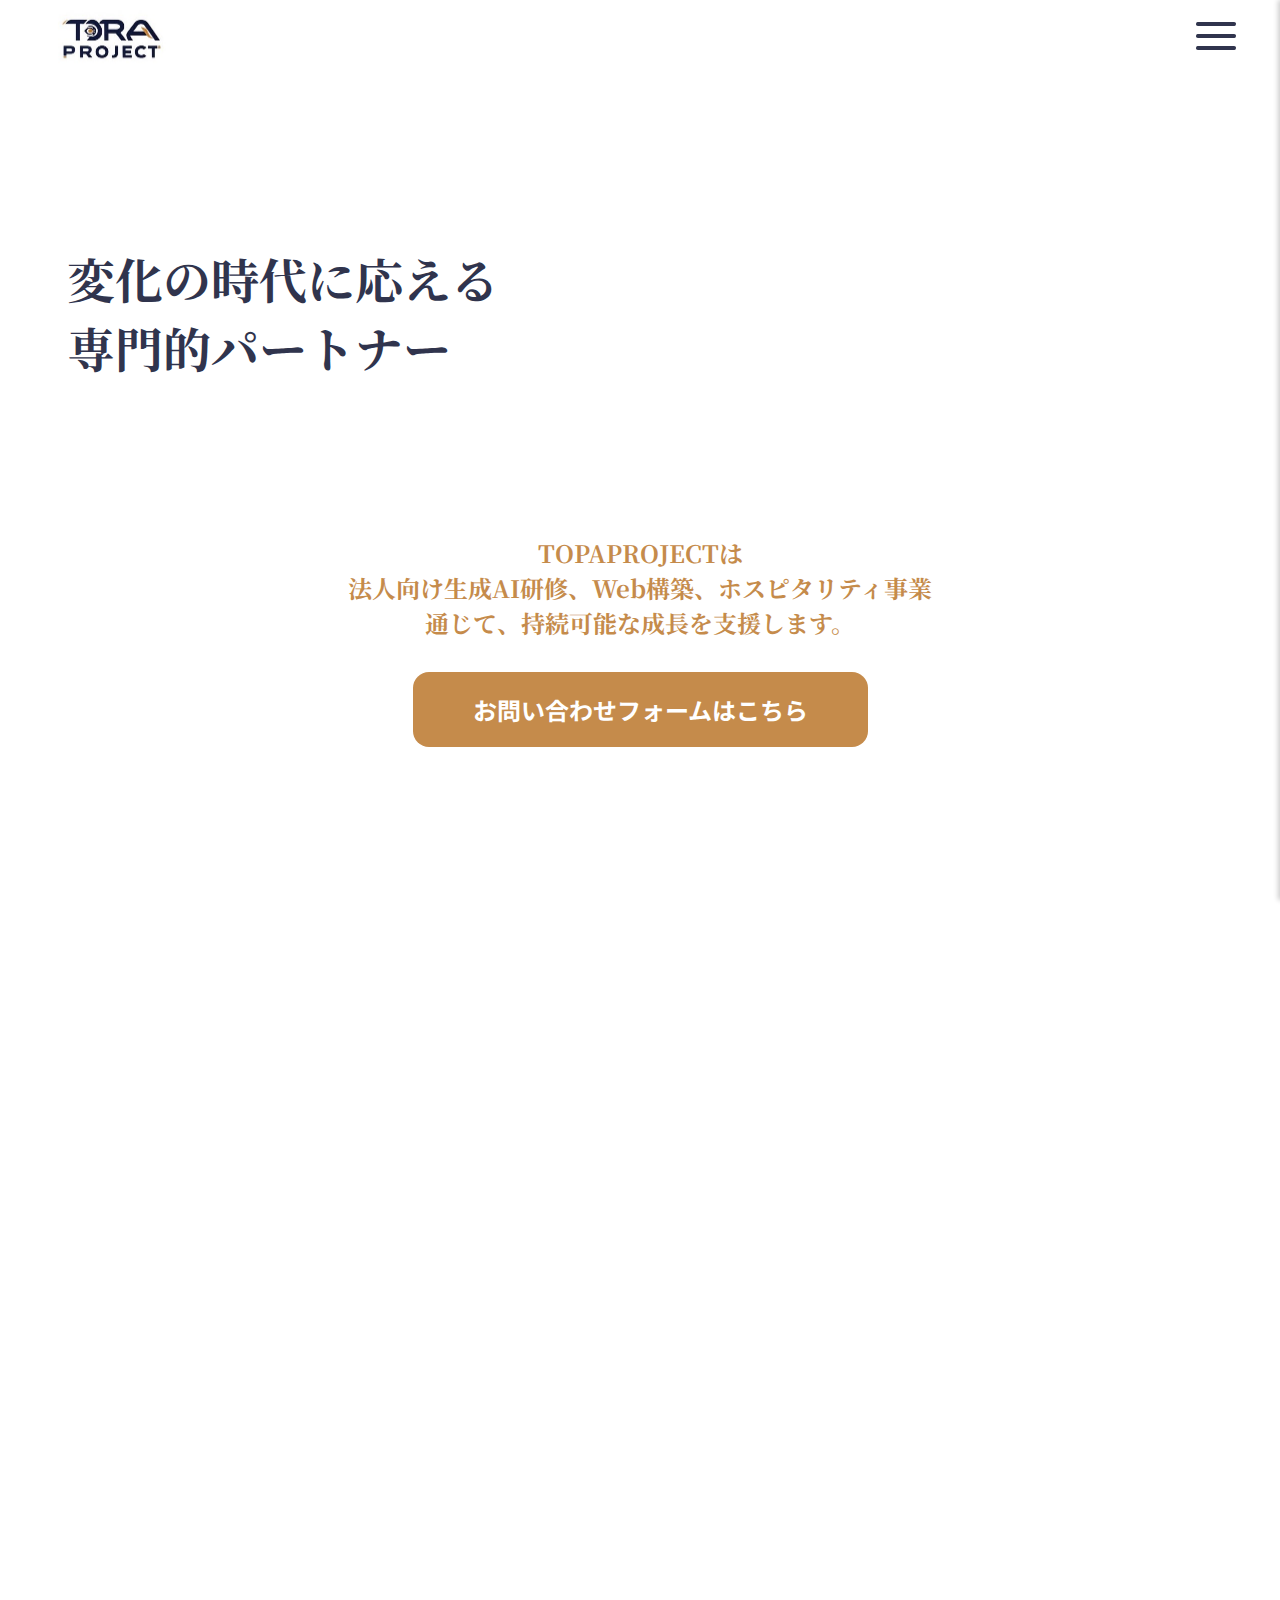
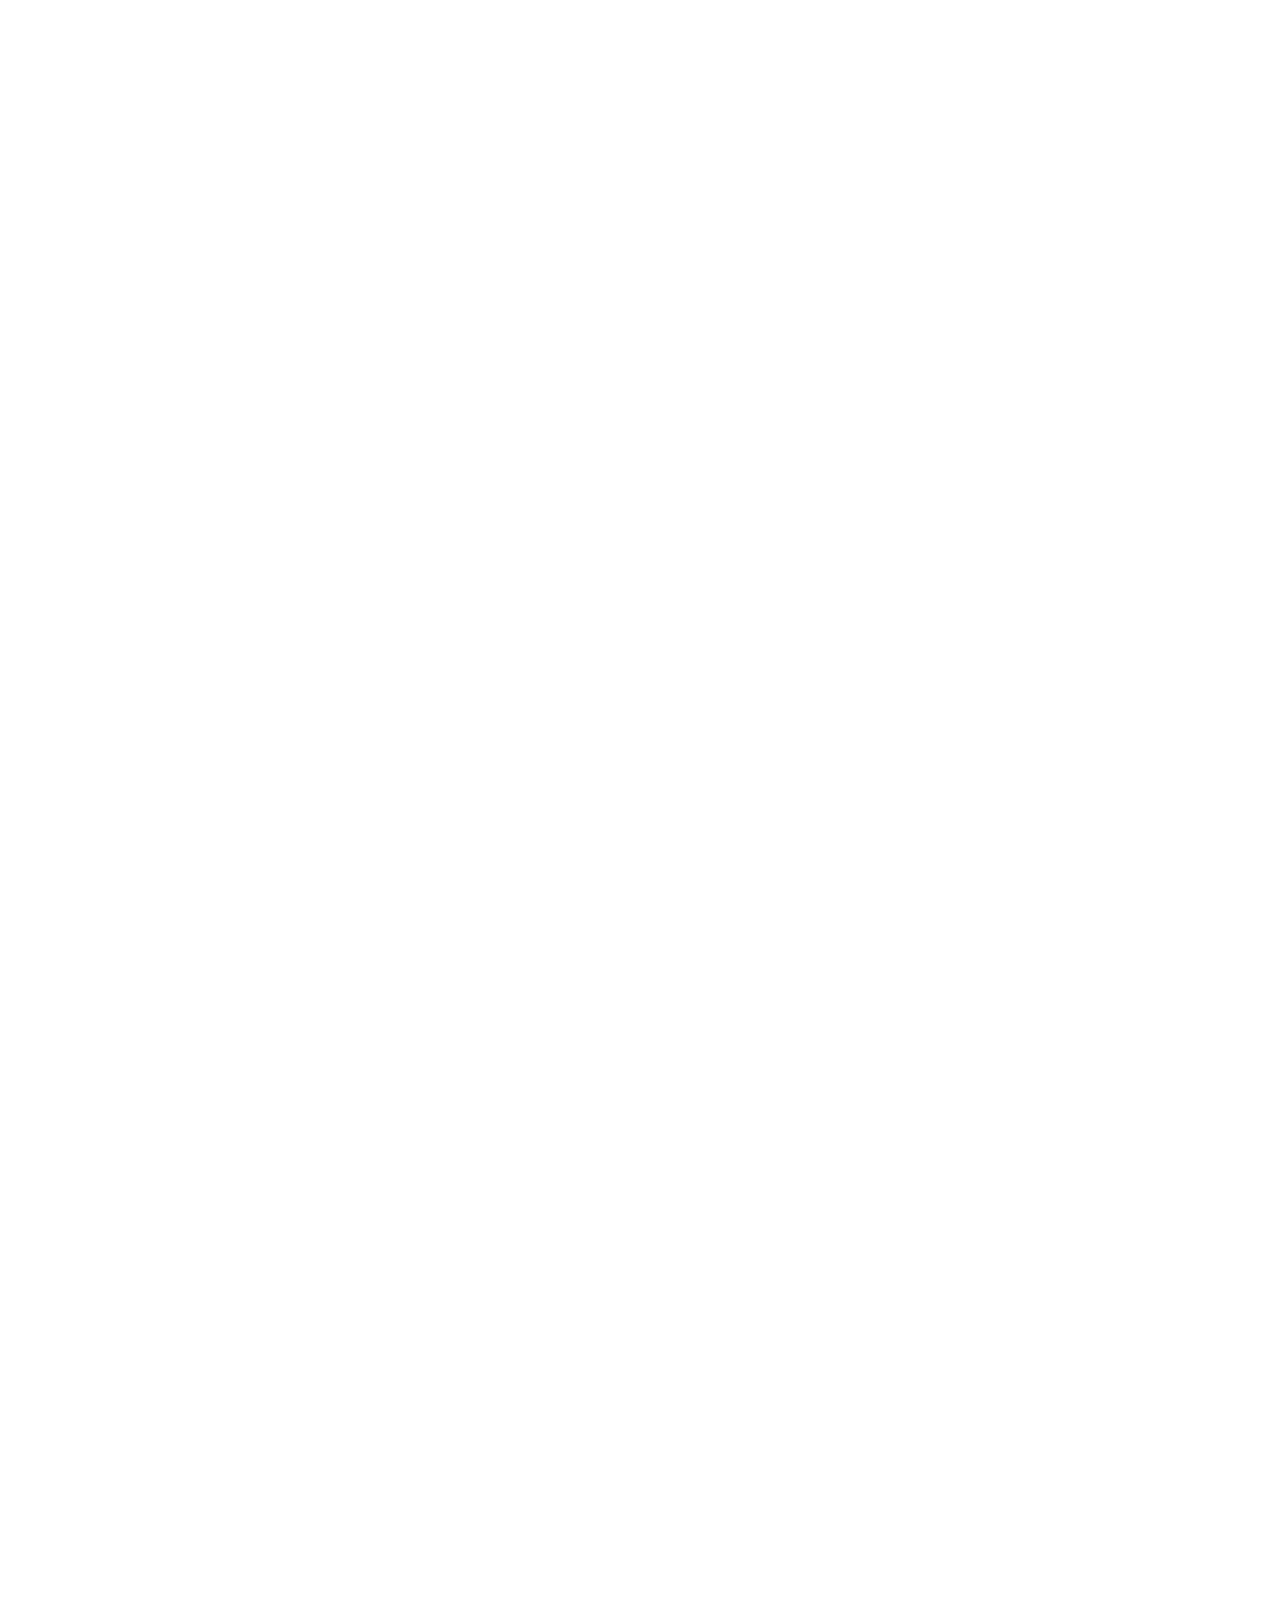
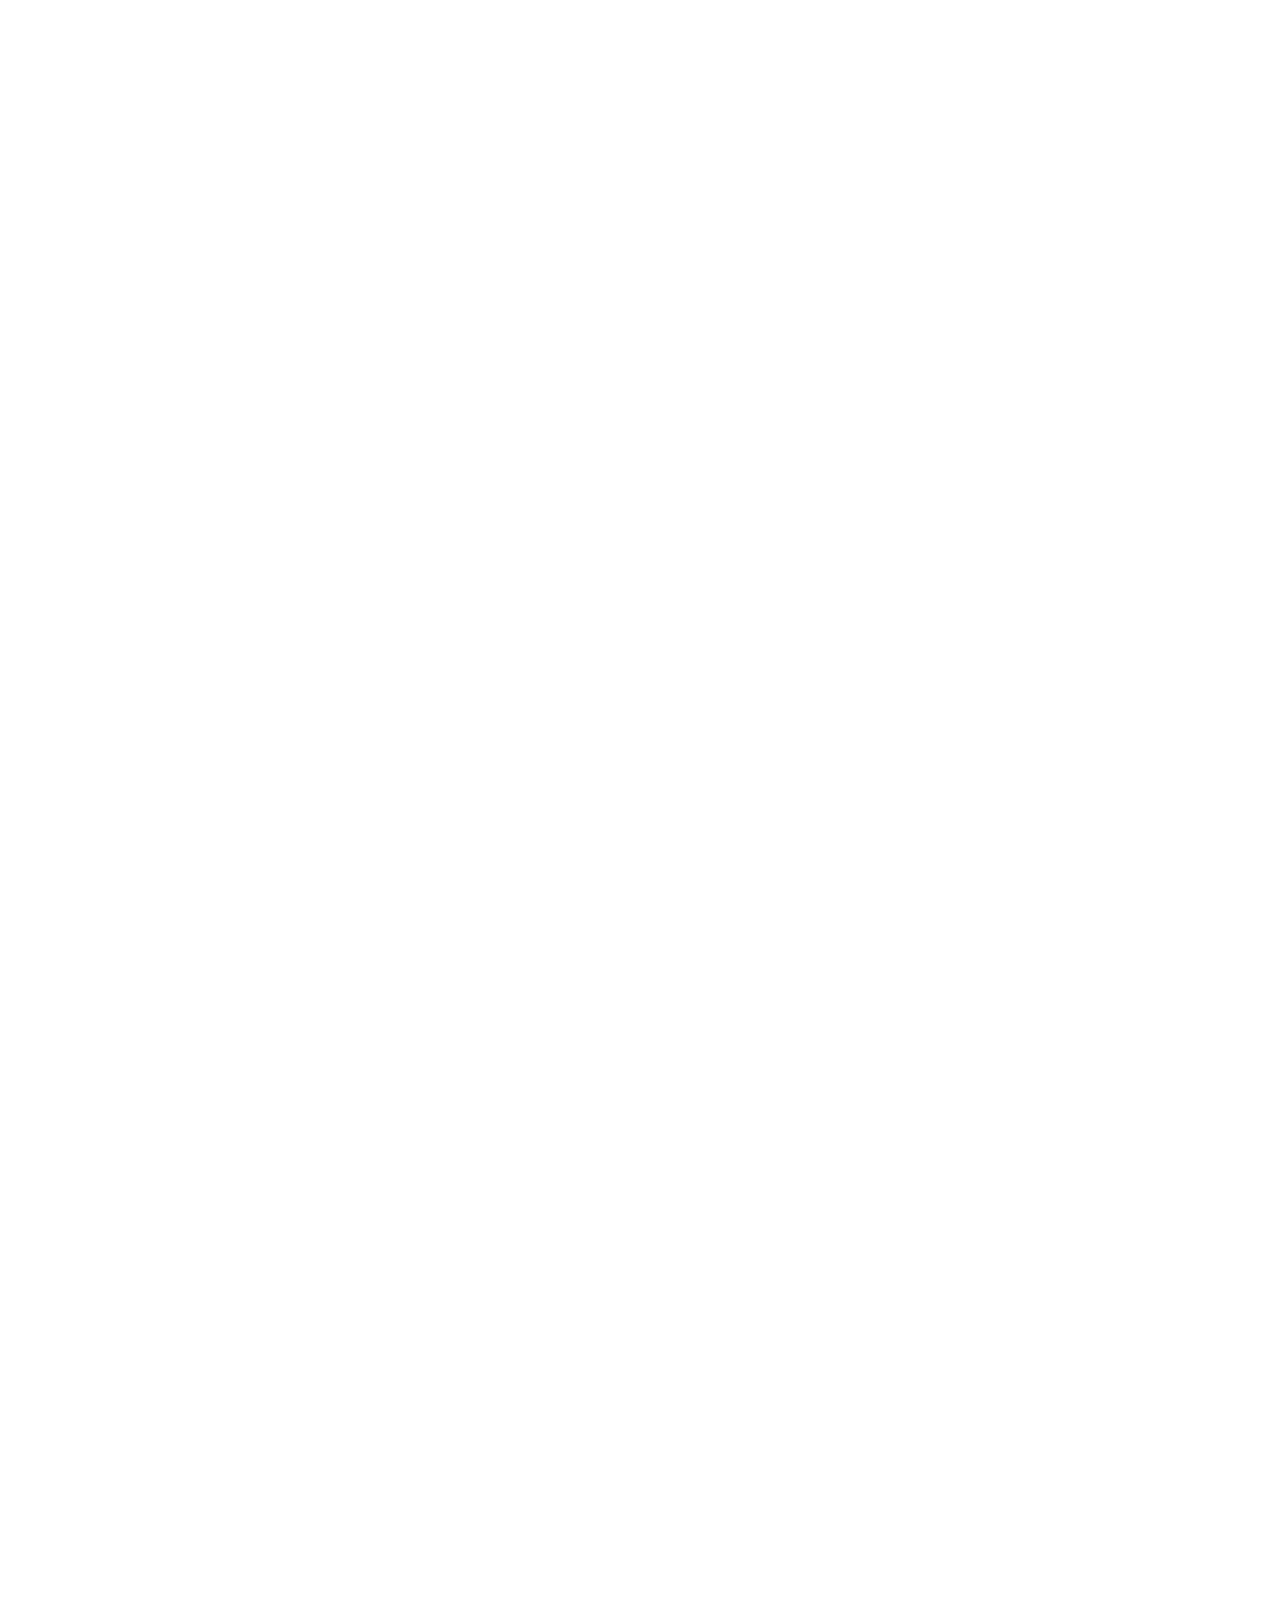
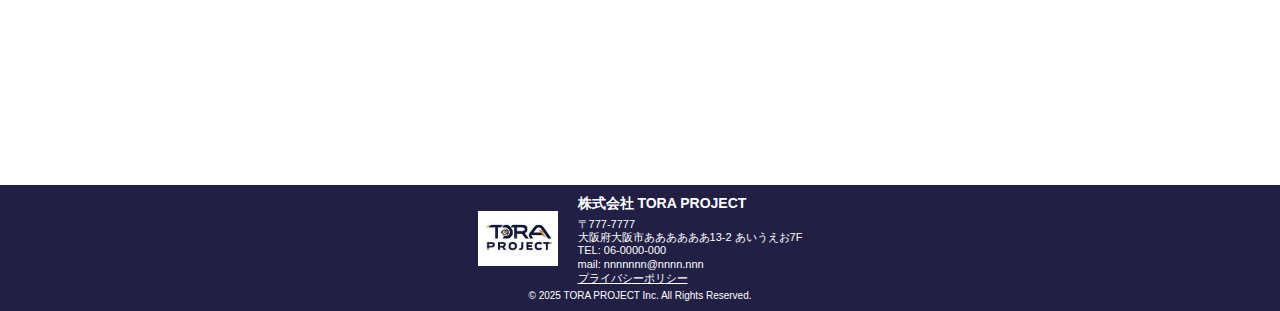
<file: index.html>
<!DOCTYPE html>
<html lang="jp">
<head>
  <meta charset="UTF-8">
  <meta name="viewport" content="width=device-width, initial-scale=1.0">
  <title>TORAPROJRCT</title>
  <link rel="stylesheet" href="css/style.css">
  <link rel="stylesheet" href="css/top.css">

  <link href="https://fonts.googleapis.com/css2?family=Noto+Sans+JP:wght@400;700&family=Noto+Serif+JP:wght@400;700&display=swap" rel="stylesheet">

</head>
<body>
  <div id="menu-container"></div>
  <div id="header"></div>
  
  <main>
    <!-- TOP -->
    <div class="main-visual">
      <img src="img/heroimage.png" alt="メイン画像" class="fade-in">
      <div class="imagetop">
        <h1>変化の時代に応える<br>
          専門的パートナー</h1>
          <p>
            TOPAPROJECTは<br>
            法人向け生成AI研修、Web構築、ホスピタリティ事業<br>
            通じて、持続可能な成長を支援します。
          </p> 
        <a href="contact.html" class="contact-btn">お問い合わせフォームはこちら</a>
      </div>
    </div>

    <!-- 会社概要 -->
    <section class="company-section animate-on-scroll">
      <h2>会社概要</h2>
      <div class="company-content">
        <div class="company-left">
          <img src="img/heroimage2.png" alt="会社の画像" />
        </div>
        <div class="company-right">
          <div class="text-box">
            <p class="title">TORA PROJECT について</p>
            <p class="desc">
              当社は、常に日本の社会課題に寄り添い、ITを基盤としたサービスを提供し続けることで日本人の「物心両面の幸福」の実現を目指しています。
            </p>
            <p class="desc">
              ここでいう「物心両面の幸福」とは、経済的な安定や豊かさに加え、仕事に対する誇りややりがい、生きがいといった心の充実を追求し、より豊かな人生を送ることを意味します。
            </p>
            <p class="desc">
              当社は、時代に応じた課題解決を通じてこうした幸福を創造する企業であり続けます。
            </p>
            
          </div>          
        </div>
      </div>
      <a href="company.html" class="button">詳しくはこちら</a>
    </section>

    <!-- サービス概要 -->
    <section class="service-overview animate-on-scroll">
      <h2>サービス概要</h2>
      <div class="service-items">
        <div class="service-item">
          <p class="service-title">法人向け生成AI研修</p>
          <div class="image-container">
            <img src="img/aitraining.png" alt="生成AI研修">
            <p class="image-comment">即戦力を目指す<br>実践的AI活用講座</p>
          </div>
          <a href="aitraining.html" class="button">詳しくはこちら</a>
        </div>
        <div class="service-item">
          <p class="service-title">Web制作</p>
          <div class="image-container">
            <img src="img/webproduction.png" alt="Web制作">
            <p class="image-comment">伝わるデザインで<br>成果に繋げるWebサイト</p>
          </div>
          <a href="webproduction.html" class="button">詳しくはこちら</a>
        </div>
        <div class="service-item">
          <p class="service-title">民泊事業</p>
          <div class="image-container">
            <img src="img/minnpaku.png" alt="民泊事業">
            <p class="image-comment">笑顔が集まる<br>民泊サービス</p>
          </div>
        <a href="minnpaku.html" class="button">詳しくはこちら</a>
        </div>
      </div>
    </section>
  </main>
  

  <!-- お問い合わせ -->
  <section class="contact-section animate-on-scroll">
    <h2>お問い合わせ</h2>
    <p class="sub-title">お気軽にご相談ください。</p>
    <a href="contact.html" class="contact-btn">お問い合わせフォームはこちら</a>
  
    <div class="qa-title">よくある質問 Q&A</div>
  
    <div class="qa-box">
      <div class="question">
        <span class="q">▽<strong>Q.</strong></span>
        <span class="text"> TORA PROJECTはどのような会社ですか？</span>
        <span class="arrow">▽</span>
      </div>
      <div class="answer"><strong>A:</strong>TORA projectは、ITとデザインを通じて社会課題の解決に取り組む企業です。<br>
        法人向けの生成AI研修、Web制作、民泊事業など、幅広いサービスを展開しています。<br>
        お客様の目的や課題に合わせた最適な提案を心がけています</div>
    </div>

    <div class="qa-box">
      <div class="question">
        <span class="q">▽<strong>Q.</strong></span>
        <span class="text"> 会社の所在地と対応エリアを教えてください</span>
        <span class="arrow">▽</span>
      </div>
      <div class="answer"><strong>A:</strong>本社は大阪府大阪市にございます。<br>
        対面・オンラインどちらにも対応しており、関西圏を中心に全国の企業様とお取引実績があります。<br>
        オンラインでの研修や制作依頼も可能です</div>
    </div>
      <a href="Q&A.html" class="button">詳しくはこちら</a>
    </div>
  </section>
  
  <!-- SNS -->
  <section class="sns-section animate-on-scroll">
    <h2>SNS</h2>
    <p class="sns-desc">▼各種SNSはこちら▼</p>
    <div class="sns-links">
      <a href="https://twitter.com" target="_blank">
        <img src="img/xicon.png" alt="Twitter">
      </a>
      <a href="https://facebook.com" target="_blank">
        <img src="img/facebookicon.png" alt="Facebook" class="small">
      </a>
      <a href="https://instagram.com" target="_blank">
        <img src="img/instaicon.png" alt="Instagram">
      </a>
      <a href="https://linkedin.com" target="_blank">
        <img src="img/lineicon.png" alt="LinkedIn" class="small">
      </a>
    </div>
  </section>

  <script src="js/top.js"></script>
  <!-- ヘッダー -->
  <script src="js/header.js"></script>
  <!-- フッター -->
  <div id="footer-placeholder"></div>
  <script src="js/footer.js"></script>
</body>


</html>
</file>
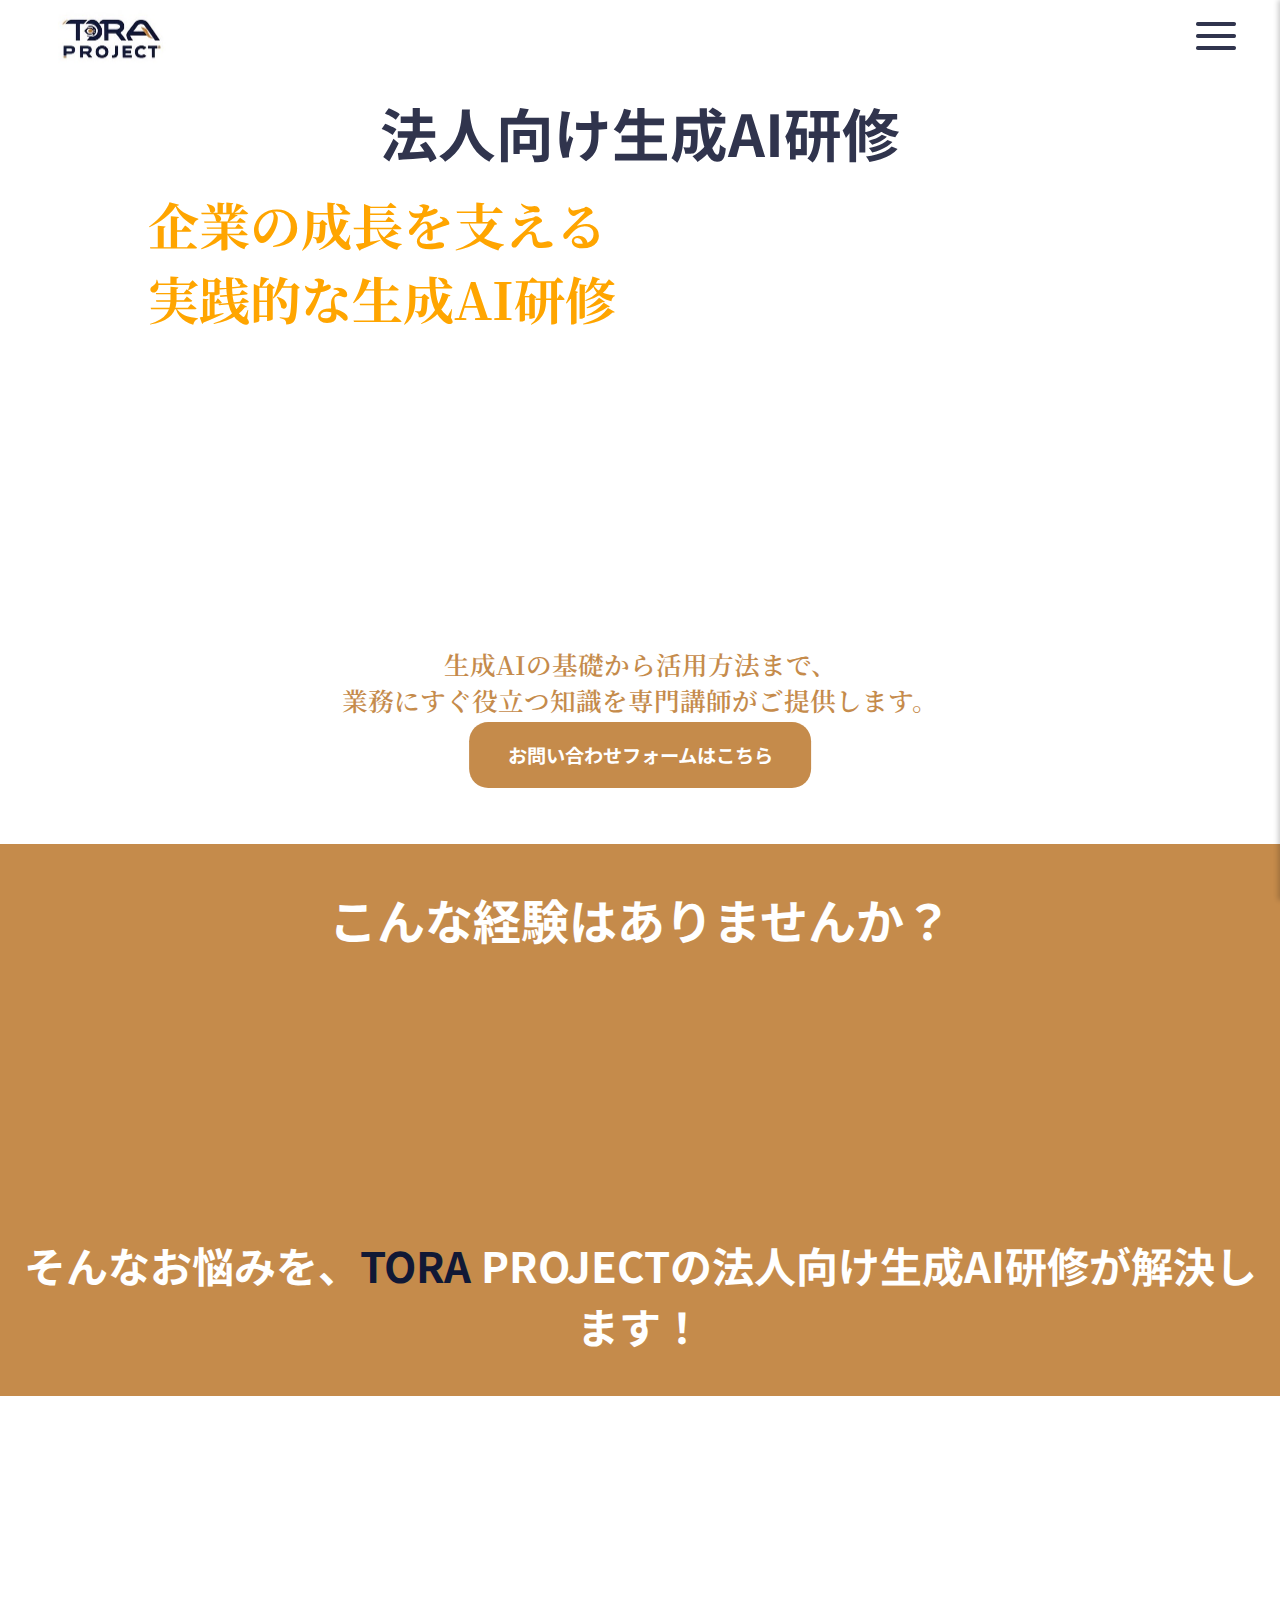
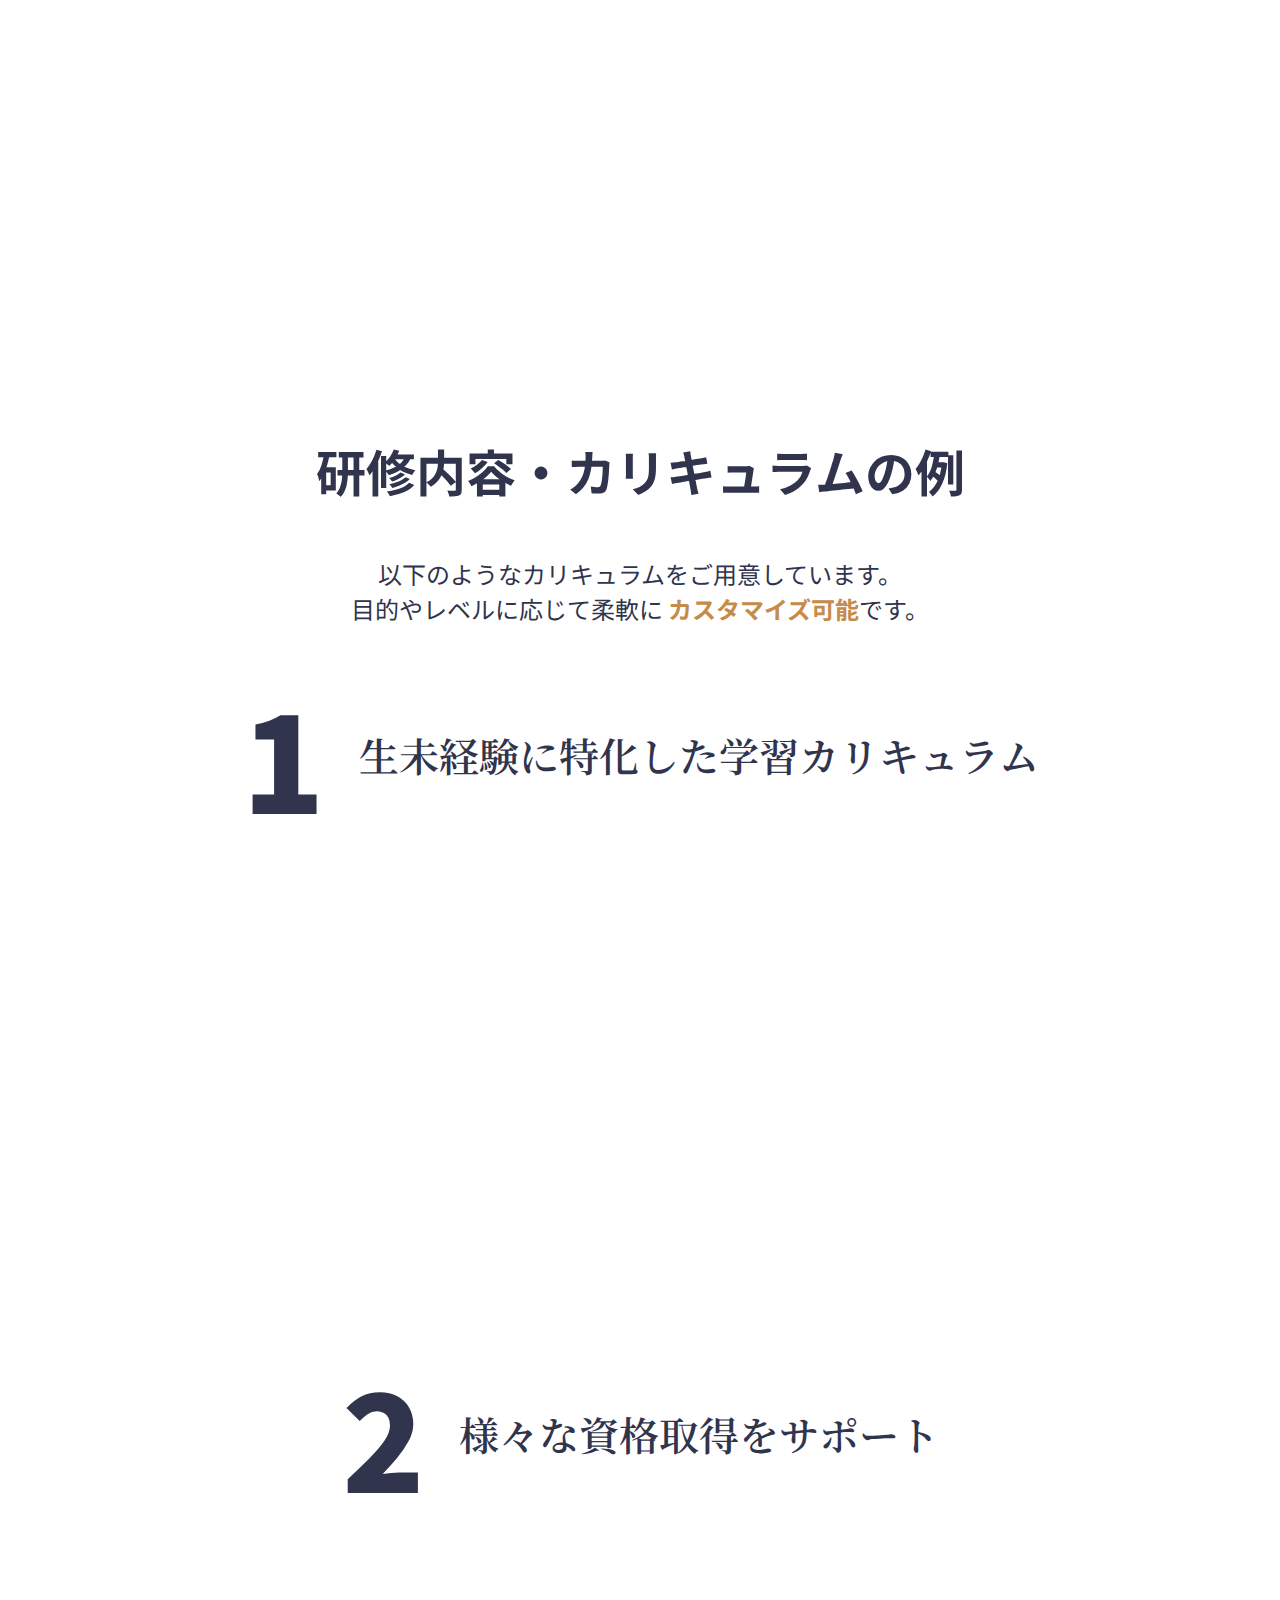
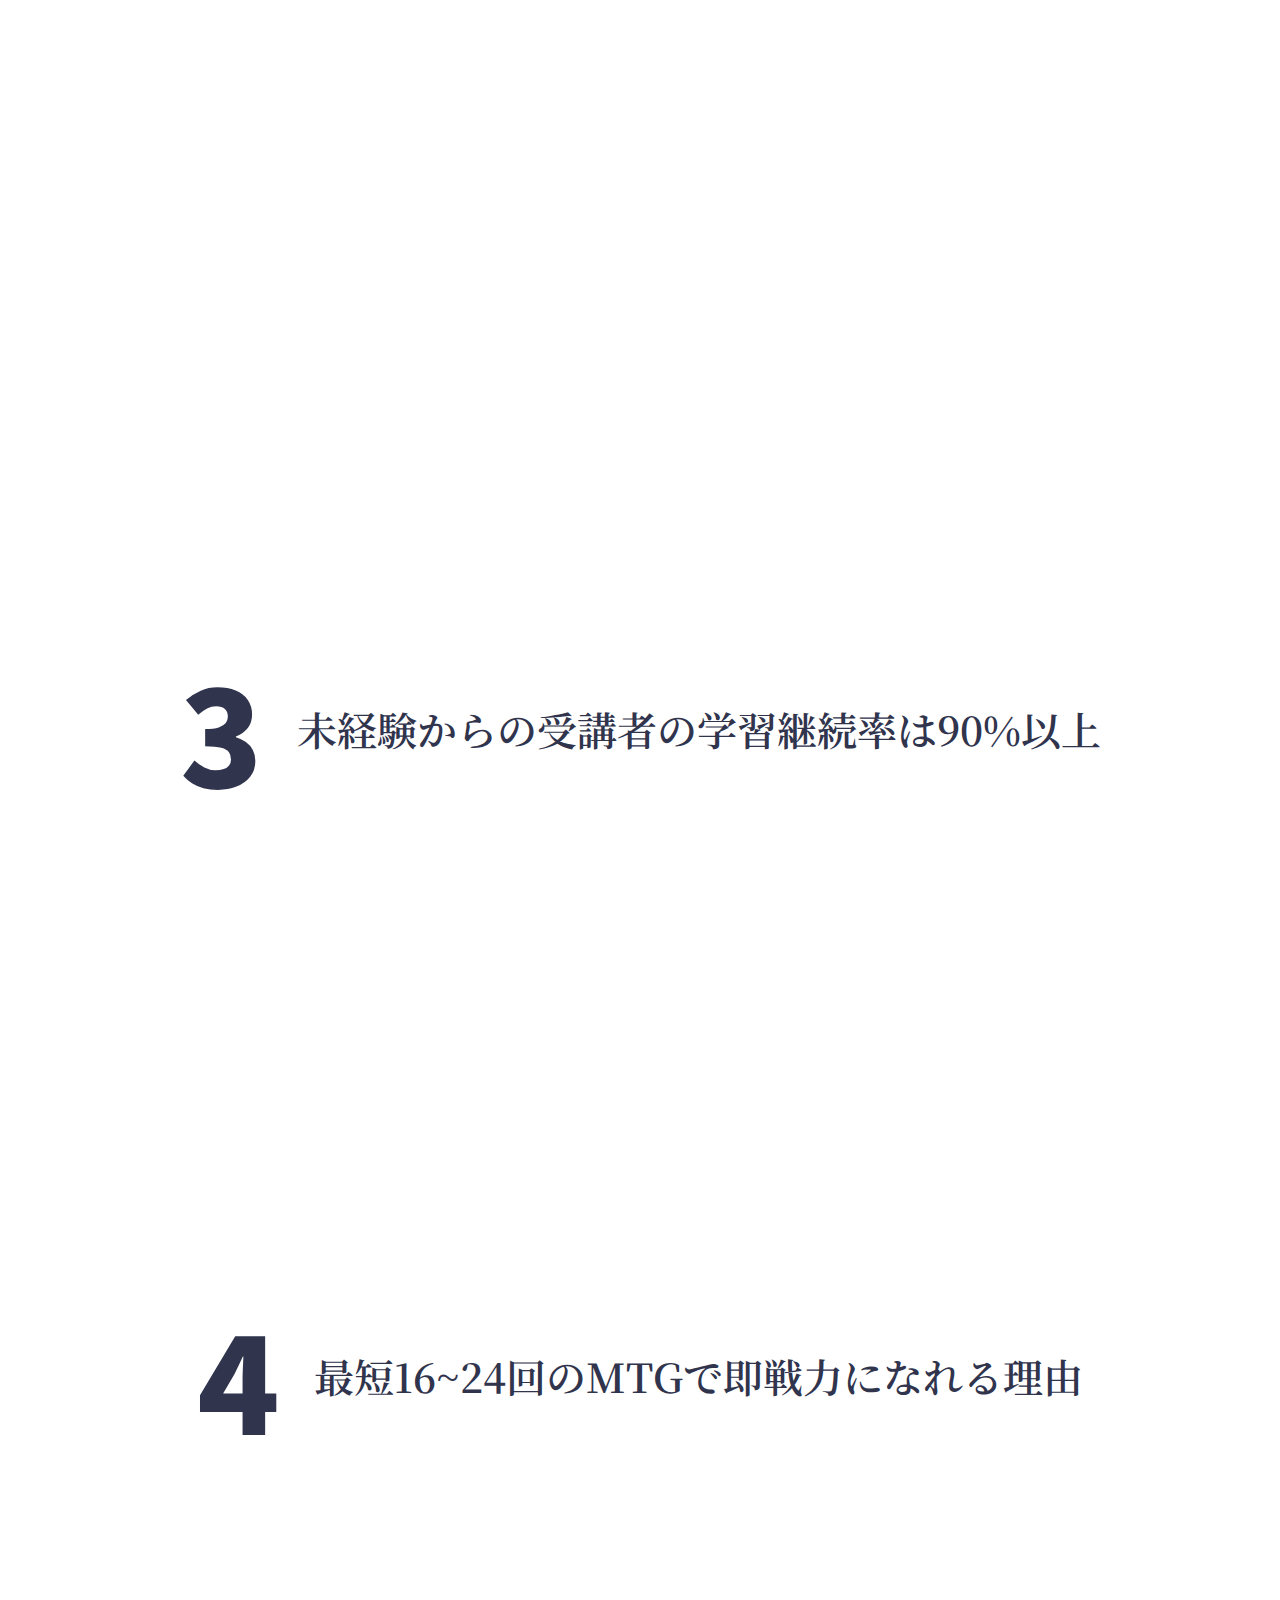
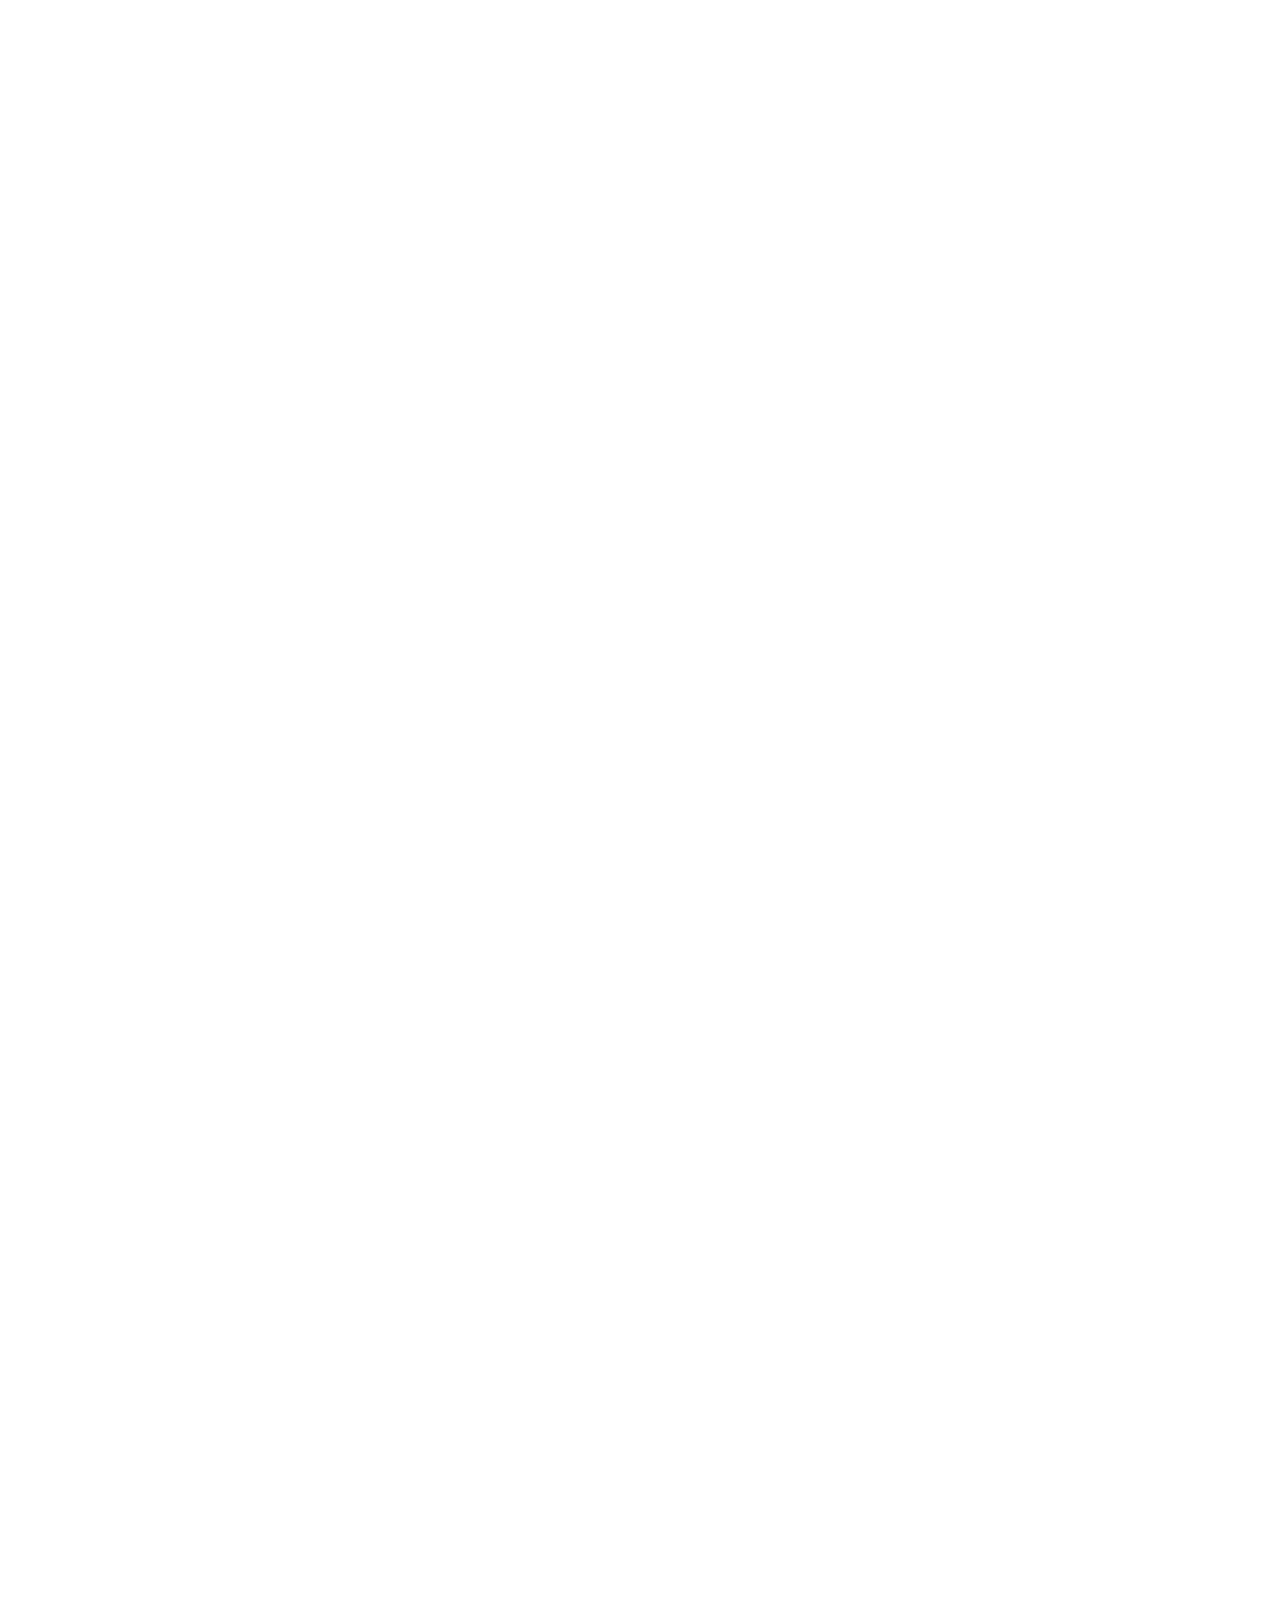
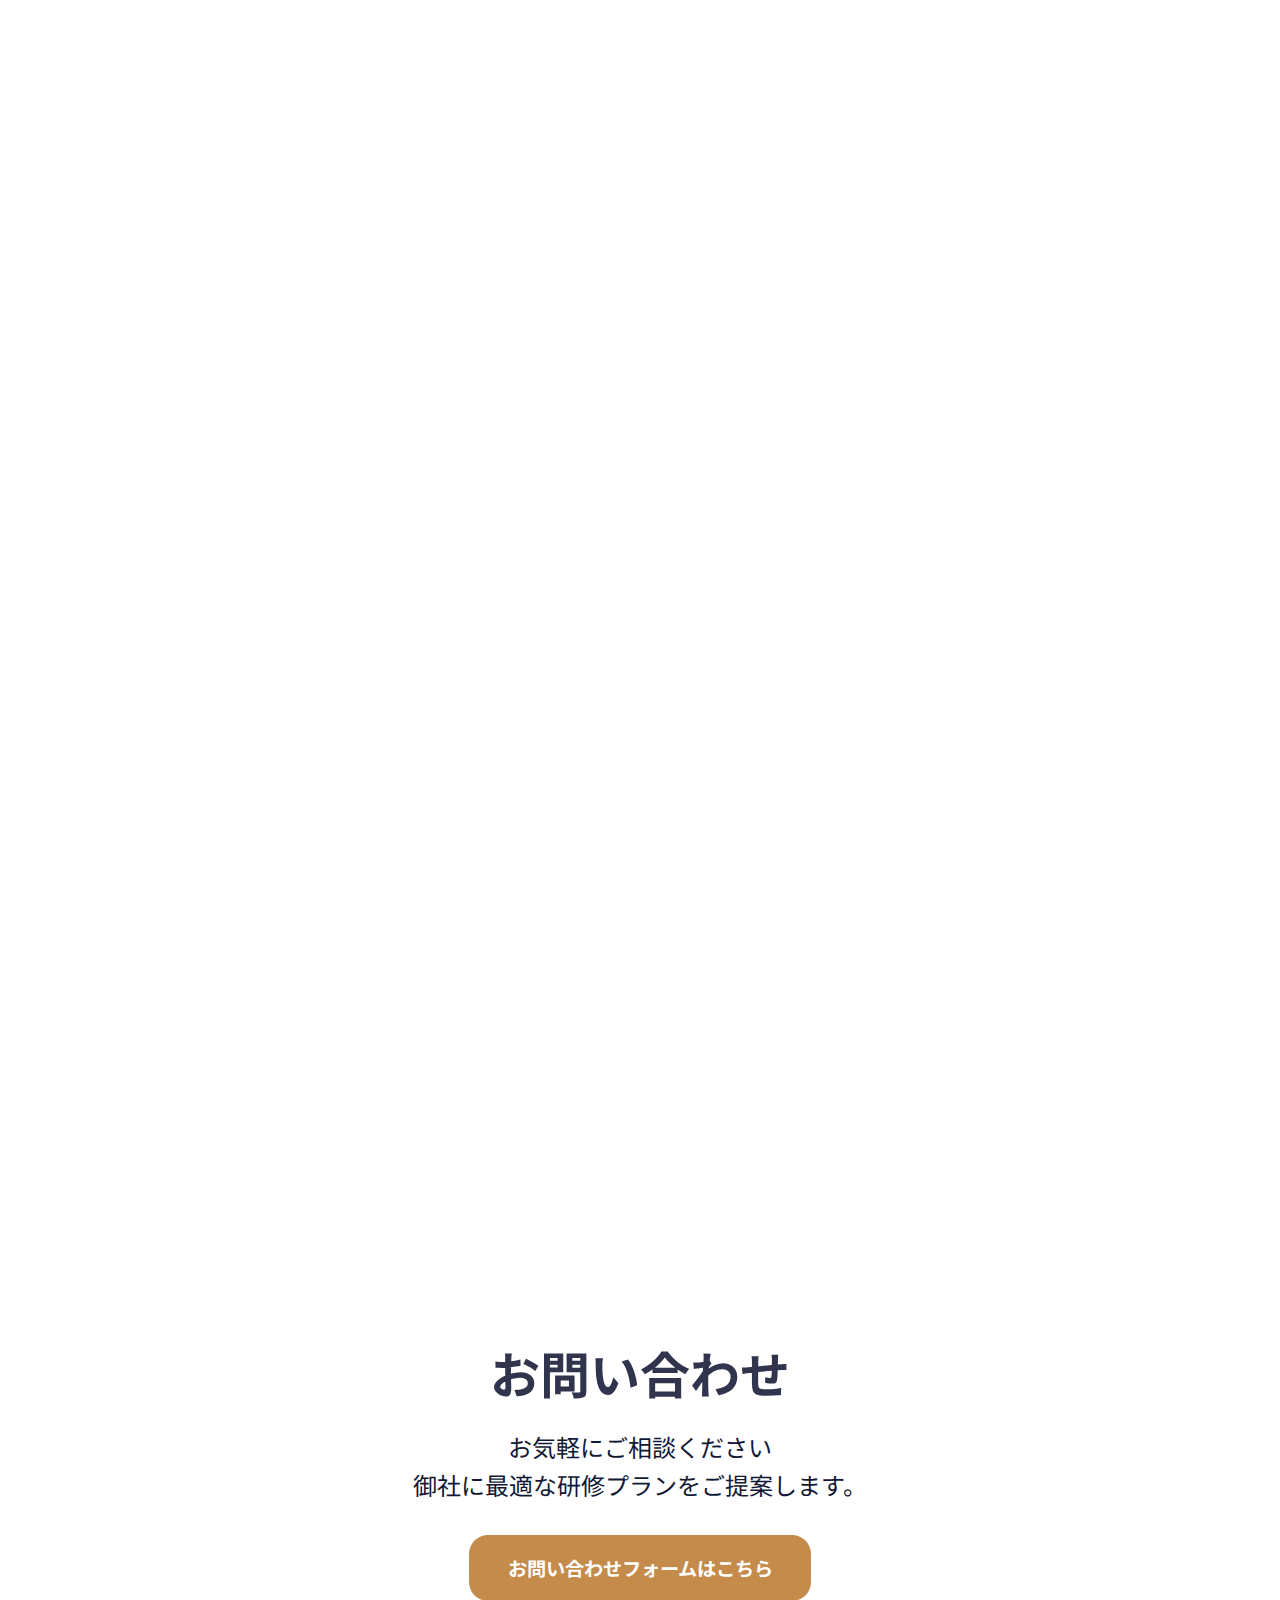
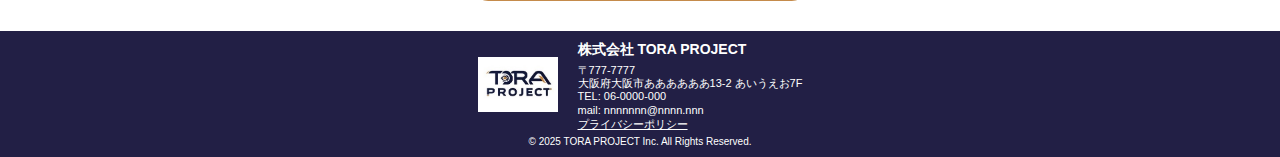
<file: aitraining.html>
<!DOCTYPE html>
<html lang="jp">
<head>
  <meta charset="UTF-8">
  <meta name="viewport" content="width=device-width, initial-scale=1.0">
  <title>法人向け生成AI研修</title>
  <link rel="stylesheet" href="css/style.css">
  <link rel="stylesheet" href="css/aitraining.css">
  <div id="menu-container"></div>
  <link href="https://fonts.googleapis.com/css2?family=Noto+Sans+JP:wght@400;700&family=Noto+Serif+JP:wght@400;700&display=swap" rel="stylesheet">
</head>
<body>
  <div id="header"></div>
<main>
  <!-- 紹介写真 -->
  <section>
    <h1>法人向け生成AI研修</h1>

    <div class="image-wrapper">
      <img src="img/aitraining.png" alt="生成AI研修" class="fade-in">

      <div class="text-title">
        企業の成長を支える<br>
        実践的な生成AI研修
      </div>

      <div class="text-sub">
        生成AIの基礎から活用方法まで、<br>
        業務にすぐ役立つ知識を専門講師がご提供します。
      </div>

      <a href="contact.html" class="contact-button">
        お問い合わせフォームはこちら
      </a>
    </div>
  </section>
  
  <!-- 相談事例 -->
  <section class="experience-section">
    <h2>こんな経験はありませんか？</h2>
    <div class="circles animate-on-scroll drop-in">
      <div class="circle">
        <p>
          生成AIを業務に<br>
          どう活かせば<br>いいかのか<br>
          わからない
        </p>
      </div>
      <div class="circle">
        <p>
          社員のスキルに<br>
          差があり<br>
          教育が難しい
        </p>
      </div>
      <div class="circle">
        <p>
          最新のAI動向や<br>
          活用事例<br>
          が知りたい
        </p>
      </div>
    </div>
    <p class="bottom-text">
      そんなお悩みを、<span class="highlight">TORA</span> PROJECTの法人向け生成AI研修が解決します！
    </p>
  </section>
<!-- 特徴 -->
  <section class="training-feature-section animate-on-scroll slide-in">
    <div class="training-feature-box">
      <h2>当社の研修の特徴</h2>
      <ul>
        <li>✅ 最新の生成AI動向を反映したカリキュラム</li>
        <li>✅ 業種・業務に合わせたオーダーメイド研修</li>
        <li>✅ 実践演習中心で、現場で活用できる知識を習得</li>
        <li>✅ 専門講師によるきめ細やかなフォロー</li>
      </ul>
    </div>
  </section>

  <!-- カリキュラム -->
  <section class="curriculum-header">
    <h1>研修内容・カリキュラムの例</h1>
    <p>
      以下のようなカリキュラムをご用意しています。<br>
      目的やレベルに応じて柔軟に
      <span class="highlight">カスタマイズ可能</span>です。
    </p>
  </section>

  <section class="curriculum-item">
    <div class="title">
      <span class="number">1</span>
      <h2>生未経験に特化した学習カリキュラム</h2>
    </div>
    <div class="content left-image animate-on-scroll slide-from-right">
      <div class="image-circle">
        <img src="img/ai1.png" alt="生成AIの基礎知識 ">
      </div>
      <p>
        講習後すぐ活躍できるプログラマーを育成できるカリキュラムとなっています。<br>
        <span class="underline">HTML/CSS、</span>
        <span class="underline">JavaScript、</span>
        <span class="underline">PHP、</span>
        <span class="underline">MySQL、</span>
        <span class="underline">Git</span>など基礎から実践まで20以上の課題、100以上の問題を自社アプリで用意しております。<br>
        420時間の研修を通して現場で活躍出来るレベルの技術習得を目指します。<br>
        また空き時間に講習動画を見てもらい一人一人にあったスピードで<span class="underline">エンジニアに直接質問</span>できます。</p>
    </div>
  </section>

  <section class="curriculum-item">
    <div class="title">
      <span class="number">2</span>
      <h2>様々な資格取得をサポート</h2>
    </div>
    <div class="content right-image animate-on-scroll slide-from-left">
      <div class="image-circle">
        <img src="img/ai2.png" alt="業務への応用事例 ">
      </div>
      <p>
        専門的な資格がなくても、プログラマーやエンジニアとして働くことはできます。<br>
        しかし、資格を取得したという実績があるかどうかで、活躍できる幅が違ってきます。<br>
        「1.基本情報技術者試験2.PHP技術者認定試験3.オラクルマスター4.VBAエキスパート5.CIW JavaScript スペシャリスト6.ITパスポート試験7.応用情報技術者試験（AP）8.HTML5プロフェッショナル認定資格9.組込み技術者試験（ETEC）」などさまざまな資格が存在します。<br>
        これらの<span class="underline">資格取得の一歩をサポート</span>しています。プログラミングは一つの言語を覚えると他言語も似ている傾向があるので一緒にスキルを磨き当社がサポートしていない他の言語も<span class="underline">独学で学べるぐらいの知識もつきます</span>
      </p>
    </div>
  </section>

  <section class="curriculum-item">
    <div class="title">
      <span class="number">3</span>
      <h2>未経験からの受講者の学習継続率は90%以上</h2>
    </div>
    <div class="content left-image animate-on-scroll slide-from-right">
      <div class="image-circle">
        <img src="img/ai3.png" alt="実践演習 ">
      </div>
      <p>
        当社の講師は<span class="underline">全員現役で活躍中。</span>不明点などは自宅からチャット,ZOOMで質問したり、課題に問題集で確認することができます。<br>
        また技術、モチベーションの両方から受講生をサポートし、楽しい課題にゲーム感覚でモチベーションを継続することができます。<br>
        <span class="underline">一人一人の受講者さんに合った講師が担当</span>につきます。
      </p>
    </div>
  </section>

  <section class="curriculum-item">
    <div class="title">
      <span class="number">4</span>
      <h2>最短16~24回のMTGで即戦力になれる理由</h2>
    </div>
    <div class="content right-image animate-on-scroll slide-from-left">
      <div class="image-circle">
        <img src="img/ai4.png" alt="質疑応答・フォロー ">
      </div>
      <p>
        未経験からエンジニアになるための過程を徹底的に<br>
        当社が作成しているカリキュラムに目標から逆算したスケジューリングより、<span class="underline">各コース最短16~24回</span>の短い回数になっております。
      </p>
    </div>
  </section>

  <!-- 導入の流れ -->
  <section class="flow-section animate-on-scroll slide-in">
    <div class="flow-container">
      <h2 class="flow-title">導入の流れ</h2>
  
      <div class="flow-step">
        <h3>1. お問い合わせ</h3>
        <p>まずはお気軽にご相談ください！<br>
        フォームより簡単な内容をご記入のうえ、ご送信ください。</p>
      </div>
  
      <div class="flow-step">
        <h3>2. ヒアリング・課題整理</h3>
        <p>お打ち合わせを通じて、現在の状況やご希望、課題感を丁寧にお伺いします。</p>
      </div>
  
      <div class="flow-step">
        <h3>3. 研修プランのご提案</h3>
        <p>ヒアリング内容をもとに、貴社専用の研修プランをご提案します。<br>
        カリキュラムや日程、対象者のレベルに合わせて、柔軟にカスタマイズ可能です。</p>
      </div>
  
      <div class="flow-step">
        <h3>4. 実施準備・事前サポート</h3>
        <p>ご希望の形式（オンライン・対面など）に応じて、事前準備や資料共有<br>
        参加者へのご案内など、円滑な実施に向けた準備をサポートします。</p>
      </div>
  
      <div class="flow-step">
        <h3>5. 研修実施・アフターフォロー</h3>
        <p>研修当日は、参加者の理解度や反応を見ながら柔軟に進行。<br>
        実施後も、アンケート結果の共有や再講義のご相談、定着支援までサポート可能です。</p>
      </div>

        <a href="contact.html" class="contact-btn">
          お問い合わせフォームはこちら
        </a>
    </div>
  </section>
  
  <!-- お客様の声 -->
  <section class="customer-voice animate-on-scroll slide-in">
    <div class="voice-container">
      <h1>お客様の声</h1>

      <div class="voice-box">
        <p>「業務に直結する具体的な内容で、受講後すぐに活用できました。」<br>
        （IT企業・人事部）</p>
      </div>

      <div class="voice-box">
        <p>「社員の理解度に合わせて進めていただき、満足度が高かったです。」<br>
        （製造業・管理職）</p>
      </div>

      <div class="voice-box">
        <p>「属人化していた業務が、チーム全体で標準化できました<br>
        今回の研修を通じて、ChatGPTを活用した業務フローを整備でき、効率化と属人性の解消が同時に実現。<br>
        部署内のコミュニケーションも活発になり、AIリテラシーの底上げにもつながっています。」<br>
        （株式会社ソリューションリンク／事業企画部 部長 K・N様）</p>
      </div>
    </div>
  </section>

  <section class="contact-section">
    <h1>お問い合わせ</h1>

    <p class="contact-message">
      お気軽にご相談ください<br>
      御社に最適な研修プランをご提案します。
    </p>

    <a href="contact.html" class="contact-btn">
      お問い合わせフォームはこちら
    </a>
  </section>

</main>

<script src="js/animation.js"></script>
  <!-- ヘッダー -->
  <script src="js/header.js"></script>
  <!-- フッター -->
  <div id="footer-placeholder"></div>
  <script src="js/footer.js"></script>
</body>


</html>
</file>
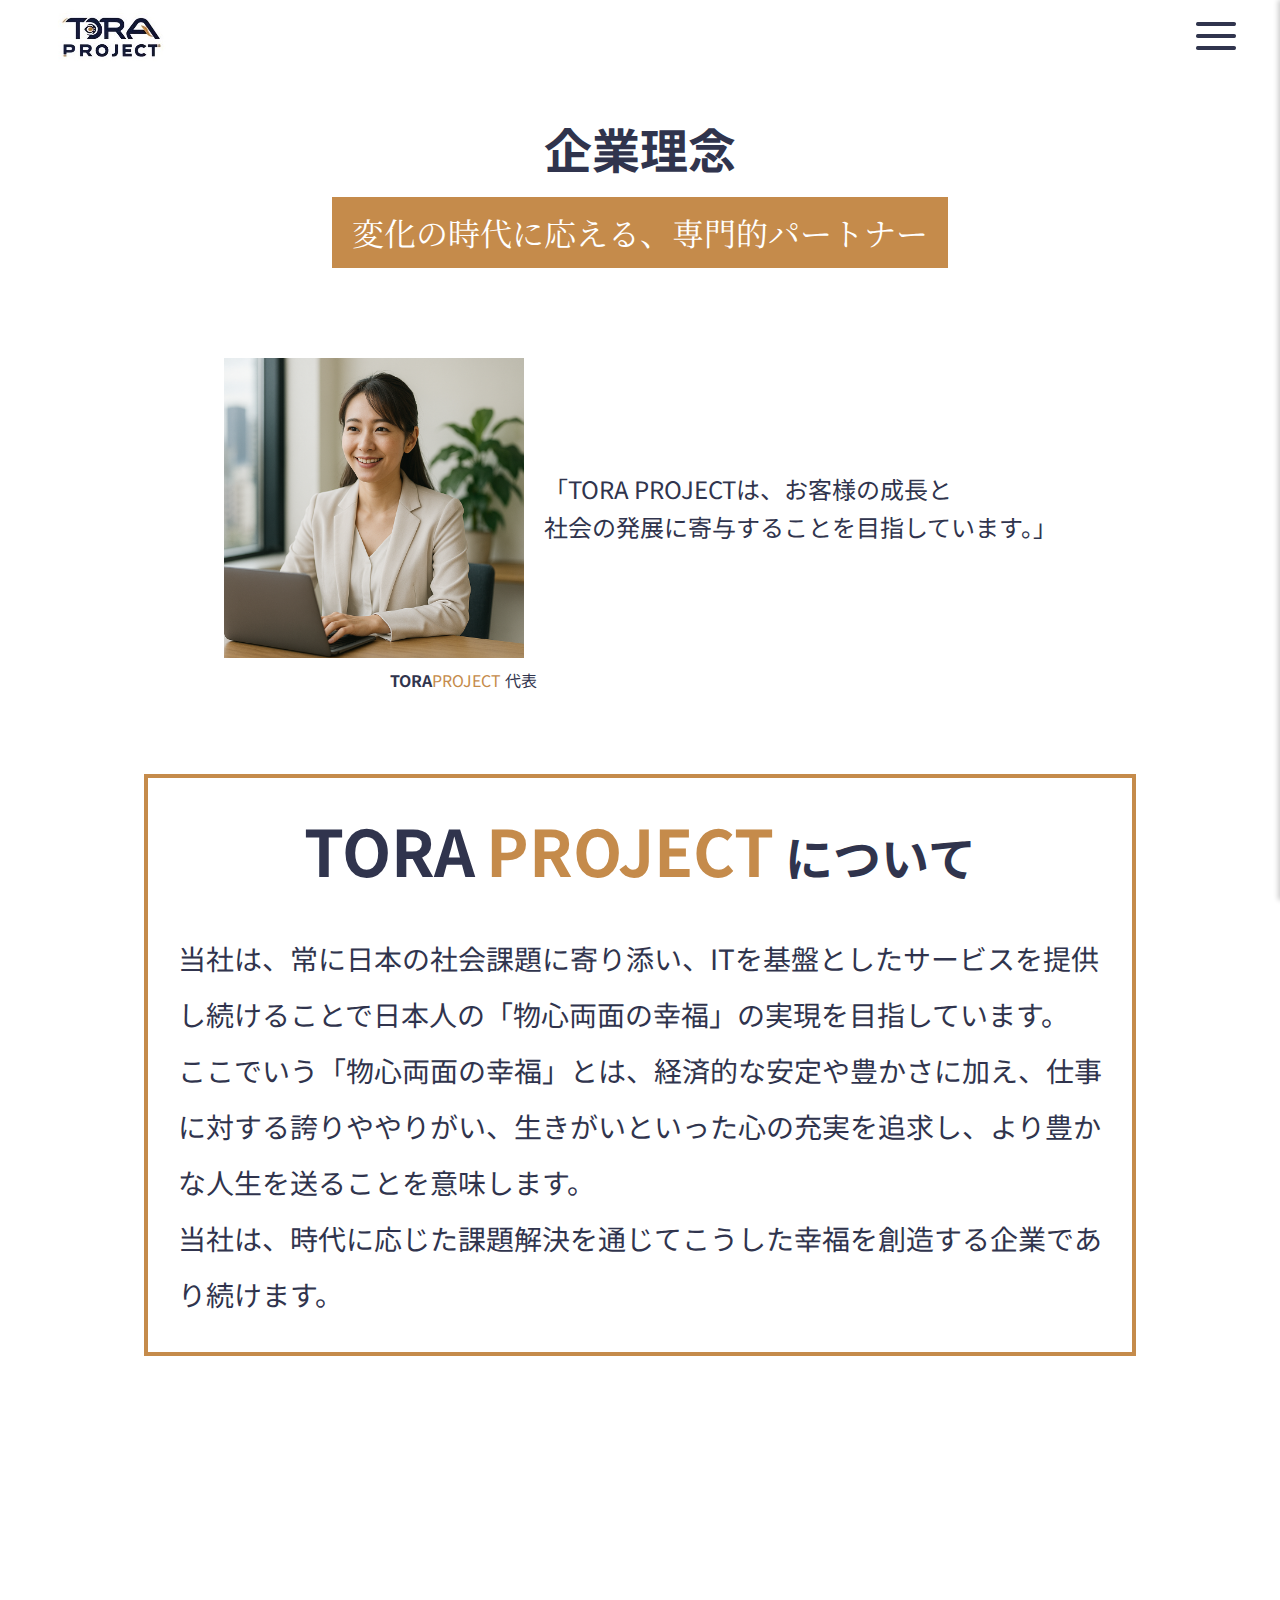
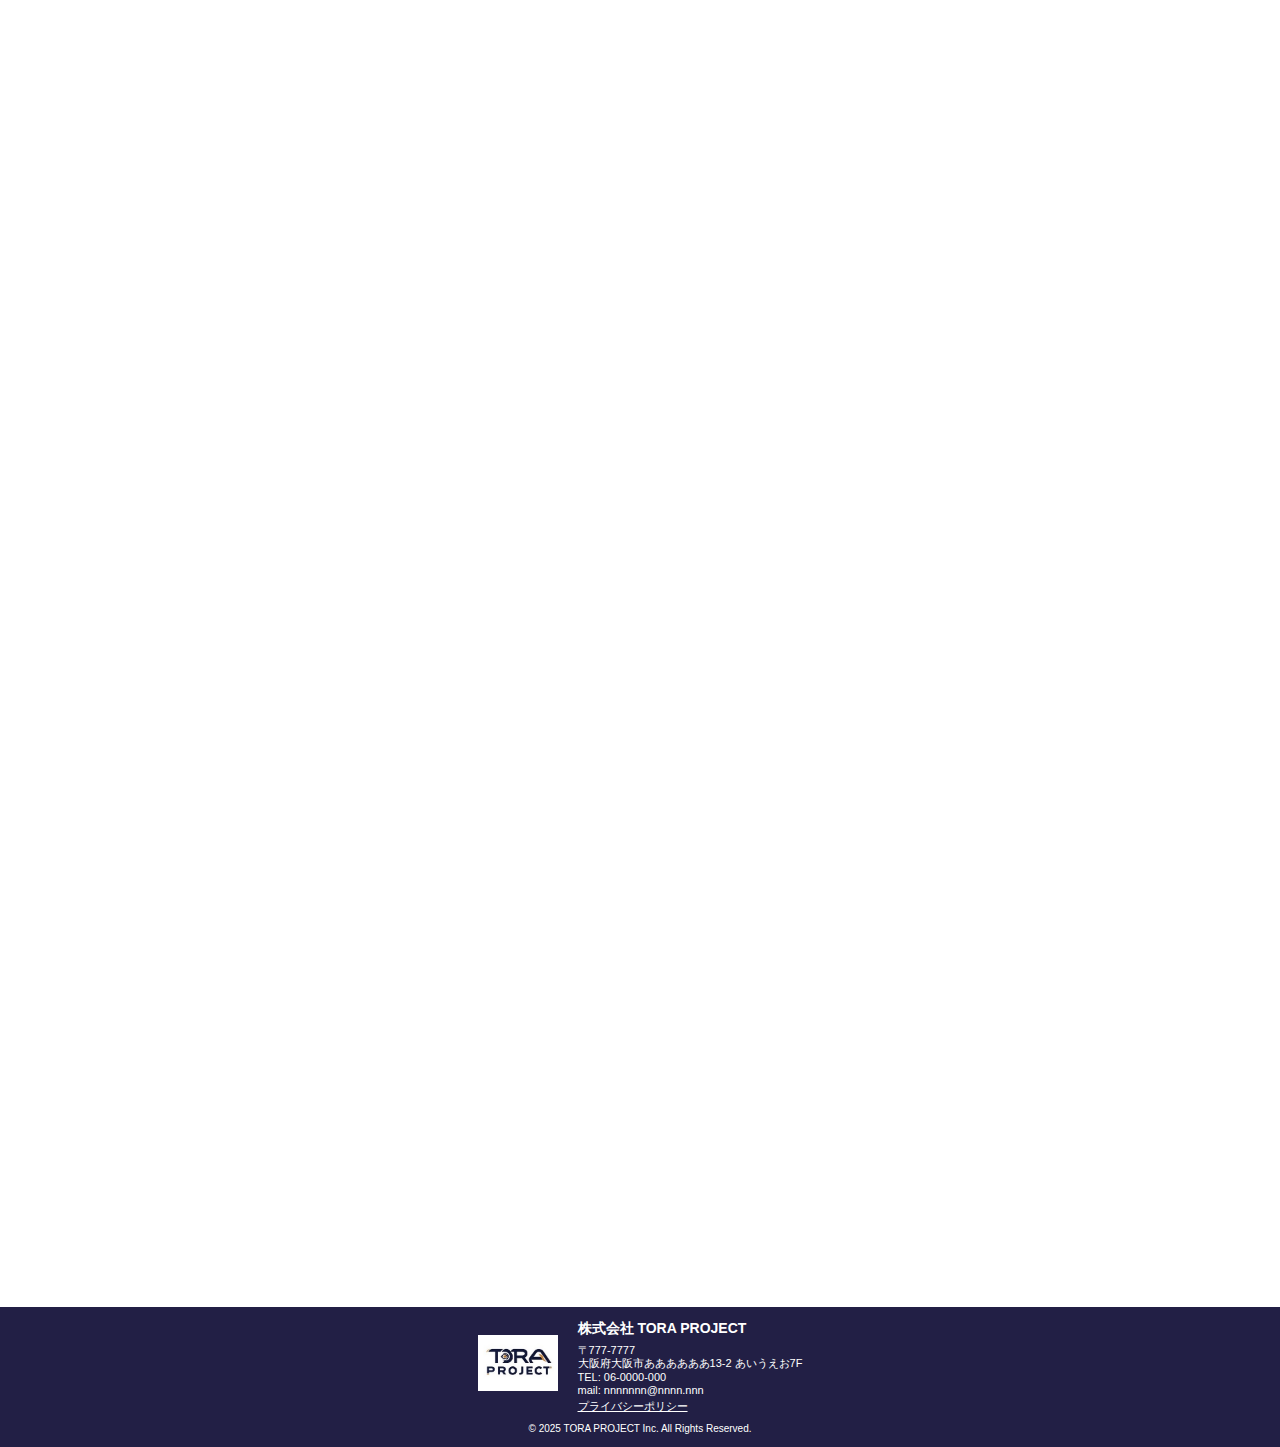
<file: company.html>
<!DOCTYPE html>
<html lang="jp">
<head>
  <meta charset="UTF-8">
  <meta name="viewport" content="width=device-width, initial-scale=1.0">
  <title>会社概要</title>
  <link rel="stylesheet" href="css/style.css">
  <link rel="stylesheet" href="css/company.css">
  <div id="menu-container"></div>
  <link href="https://fonts.googleapis.com/css2?family=Noto+Sans+JP:wght@400;700&family=Noto+Serif+JP:wght@400;700&display=swap" rel="stylesheet">
</head>
<body>
  <div id="header"></div>

<main>

  <section class="concept">
    <h1>企業理念</h1>
    <div class="tagline">変化の時代に応える、専門的パートナー</div>
  </section>

  <section class="greeting">
    <div class="greeting-container">
      <img src="img/company profile.png" alt="代表写真" class="animate-on-scroll slide-from-right">
      <div class="message">
        <p>「TORA PROJECTは、お客様の成長と<br>社会の発展に寄与することを目指しています。」</p>
      </div>
    </div>
    <p class="representative">
      <span class="tora">TORA</span><span class="project">PROJECT</span> 代表
    </p>
  </section>
  
<!-- TORAPROJECTについて  -->
  <section class="about animate-on-scroll slide-in">
    <div class="about-box">
      <h2><span class="tora-bold">TORA</span> <span class="project-bold">PROJECT</span> <span class="about-title">について</span></h2>
      <p>
          当社は、常に日本の社会課題に寄り添い、ITを基盤としたサービスを提供し続けることで日本人の「物心両面の幸福」の実現を目指しています。<br>
          ここでいう「物心両面の幸福」とは、経済的な安定や豊かさに加え、仕事に対する誇りややりがい、生きがいといった心の充実を追求し、より豊かな人生を送ることを意味します。<br>
          当社は、時代に応じた課題解決を通じてこうした幸福を創造する企業であり続けます。
      </p>
    </div>
  </section>

  <section class="company-info animate-on-scroll slide-in">
    <h2>会社概要</h2>
    <div class="info-box">
      <div class="table-wrapper">
      <table>
        <tr>
          <th>サービス名</th>
          <td>◯◯◯◯◯◯◯◯</td>
        </tr>
        <tr>
          <th>販売事業者</th>
          <td>株式会社TORAPROJECT</td>
        </tr>
        <tr>
          <th>運営統括責任者</th>
          <td>◯◯ ◯◯</td>
        </tr>
        <tr>
          <th>設立日</th>
          <td>2025年◯◯月◯◯日</td>
        </tr>
        <tr>
          <th>資本金</th>
          <td>0,000,000円</td>
        </tr>
        <tr>
          <th>事業内容</th>
          <td>エンジニアスクール事業</td>
        </tr>
        <tr>
          <th>所在地</th>
          <td>大阪府大阪市北区曾根崎2丁目5-10 梅田パシフィックビルディング 4F</td>
        </tr>
        <tr>
          <th>電話番号</th>
          <td>000-0000-0000</td>
        </tr>
        <tr>
          <th>メールアドレス</th>
          <td>◯◯◯◯◯◯◯◯◯◯◯◯@gmail.com</td>
        </tr>
        <tr>
          <th>職業紹介事業許可番号</th>
          <td>◯◯◯◯◯◯◯◯</td>
        </tr>
        <tr>
          <th>お支払い方法</th>
          <td>◯◯◯◯◯◯◯◯◯◯<br>銀行振込</td>
        </tr>
        <tr>
          <th>お支払い時期</th>
          <td>利用規約につき個別お申込みに記載ございます</td>
        </tr>
        <tr>
          <th>サービス提供時期</th>
          <td>利用規約につき個別お申込みに記載ございます</td>
        </tr>
        <tr>
          <th>個人情報の取り扱い</th>
          <td>プライバシーポリシーをご覧ください。</td>
        </tr>
        <tr>
          <th>キャンセル等その他の事項</th>
          <td>〈返金について〉 個別お申込みに記載ございます</td>
        </tr>
    </table>
  </div>
  
  </section>

  <script src="js/animation.js"></script>
</main>
  <!-- ヘッダー -->
  <script src="js/header.js"></script>
  <!-- フッター -->
  <div id="footer-placeholder"></div>
  <script src="js/footer.js"></script>
</body>


</html>
</file>
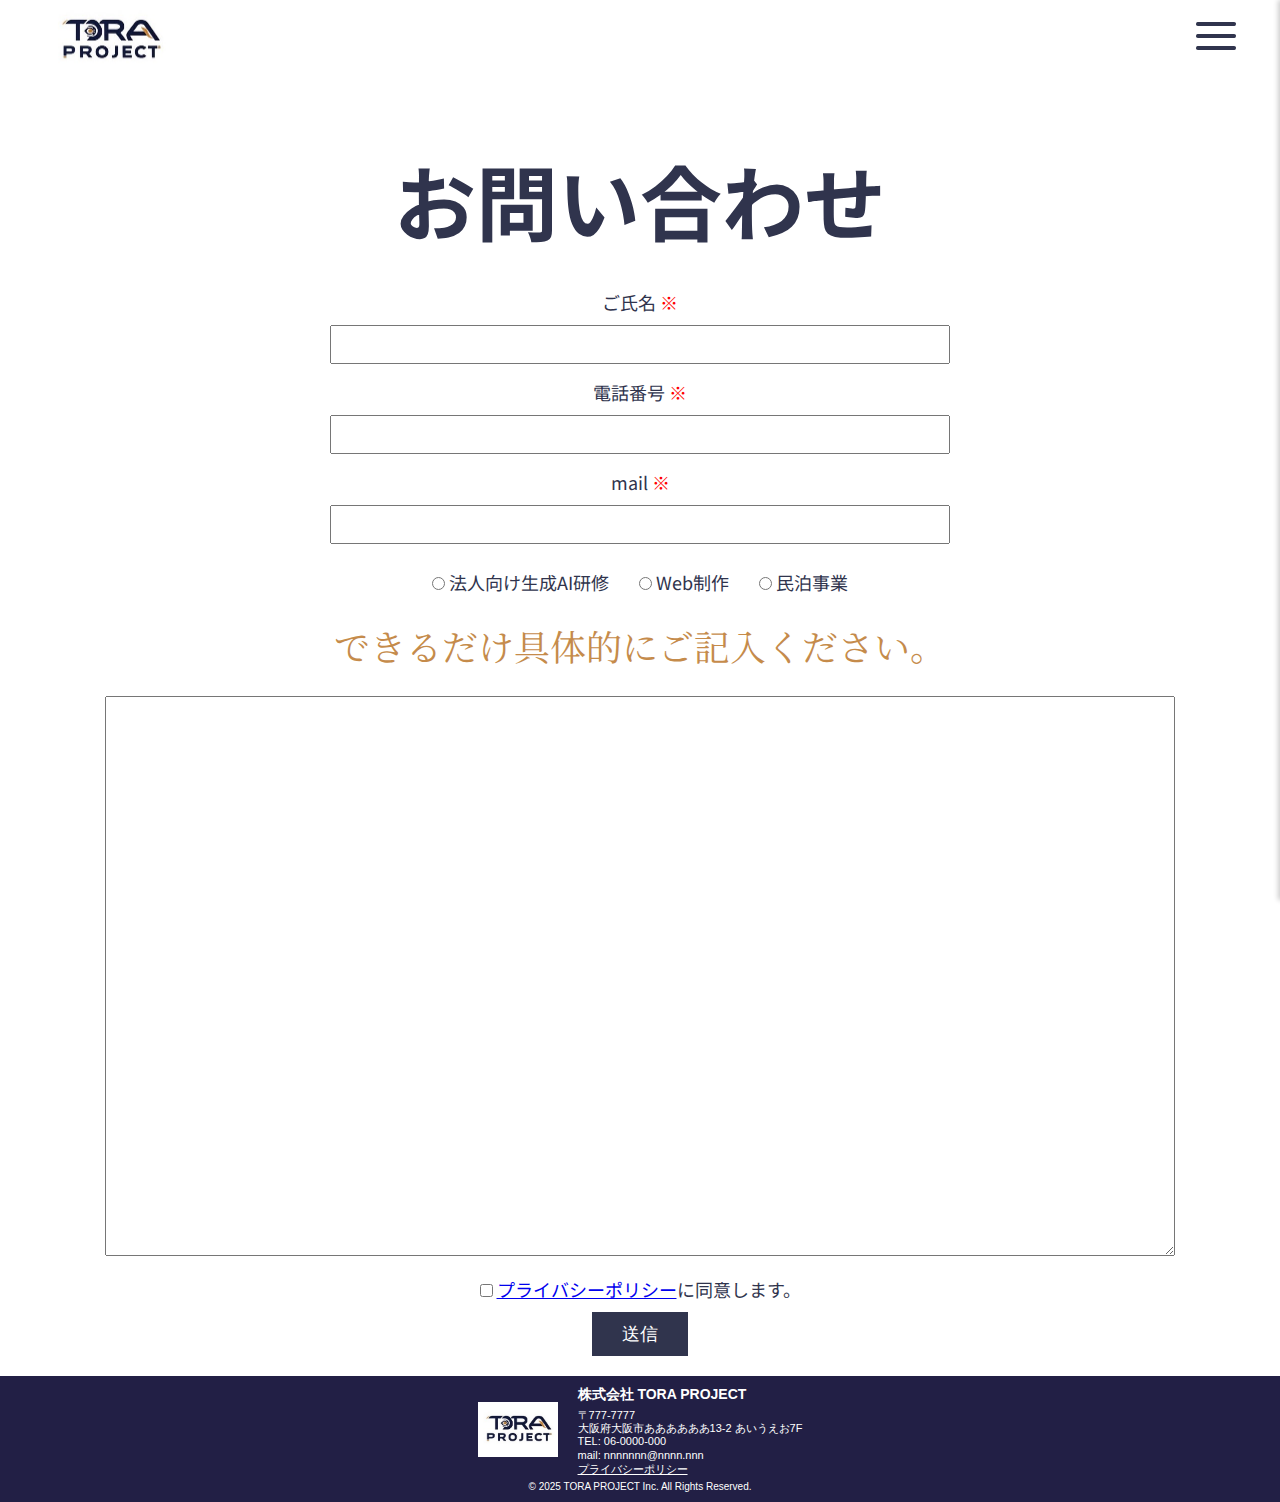
<file: contact.html>
<!DOCTYPE html>
<html lang="jp">
<head>
  <meta charset="UTF-8">
  <meta name="viewport" content="width=device-width, initial-scale=1.0">
  <title>お問い合わせ</title>
  <link rel="stylesheet" href="css/style.css">
  <link rel="stylesheet" href="css/contact.css">
  <div id="menu-container"></div>
  <link href="https://fonts.googleapis.com/css2?family=Noto+Sans+JP:wght@400;700&family=Noto+Serif+JP:wght@400;700&display=swap" rel="stylesheet">
</head>
<body>
  <div id="header"></div>

  <main>
    <h1 class="contact-title">お問い合わせ</h1>
  
    <form id="contactForm">
      <div class="form-group">
        <label>ご氏名 <span class="required">※</span></label>
        <input type="text" name="name">
      </div>
  
      <div class="form-group">
        <label>電話番号 <span class="required">※</span></label>
        <input type="text" name="phone">
      </div>
  
      <div class="form-group">
        <label>mail <span class="required">※</span></label>
        <input type="email" name="email">
      </div>
  
      <div class="form-group radio-group">
        <label><input type="radio" name="service" value="法人向け生成AI研修"> 法人向け生成AI研修</label>
        <label><input type="radio" name="service" value="Web制作"> Web制作</label>
        <label><input type="radio" name="service" value="民泊事業"> 民泊事業</label>
      </div>
  
      <p class="specific-text">できるだけ具体的にご記入ください。</p>
      <textarea name="message" rows="10" cols="30"></textarea>
  
      <div class="form-group">
        <label>
          <input type="checkbox" name="privacy">
          <a href="priavcy.html" target="_blank">プライバシーポリシー</a>に同意します。
        </label>
      </div>
  
      <p class="error-message" id="errorMessage"></p>
  
      <button type="submit">送信</button>
    </form>
  </main>  

    <script src="js/contact.js"></script>
    <!-- ヘッダー -->
    <script src="js/header.js"></script>
    <!-- フッター -->
    <div id="footer-placeholder"></div>
    <script src="js/footer.js"></script>
</body>
</html>
</file>
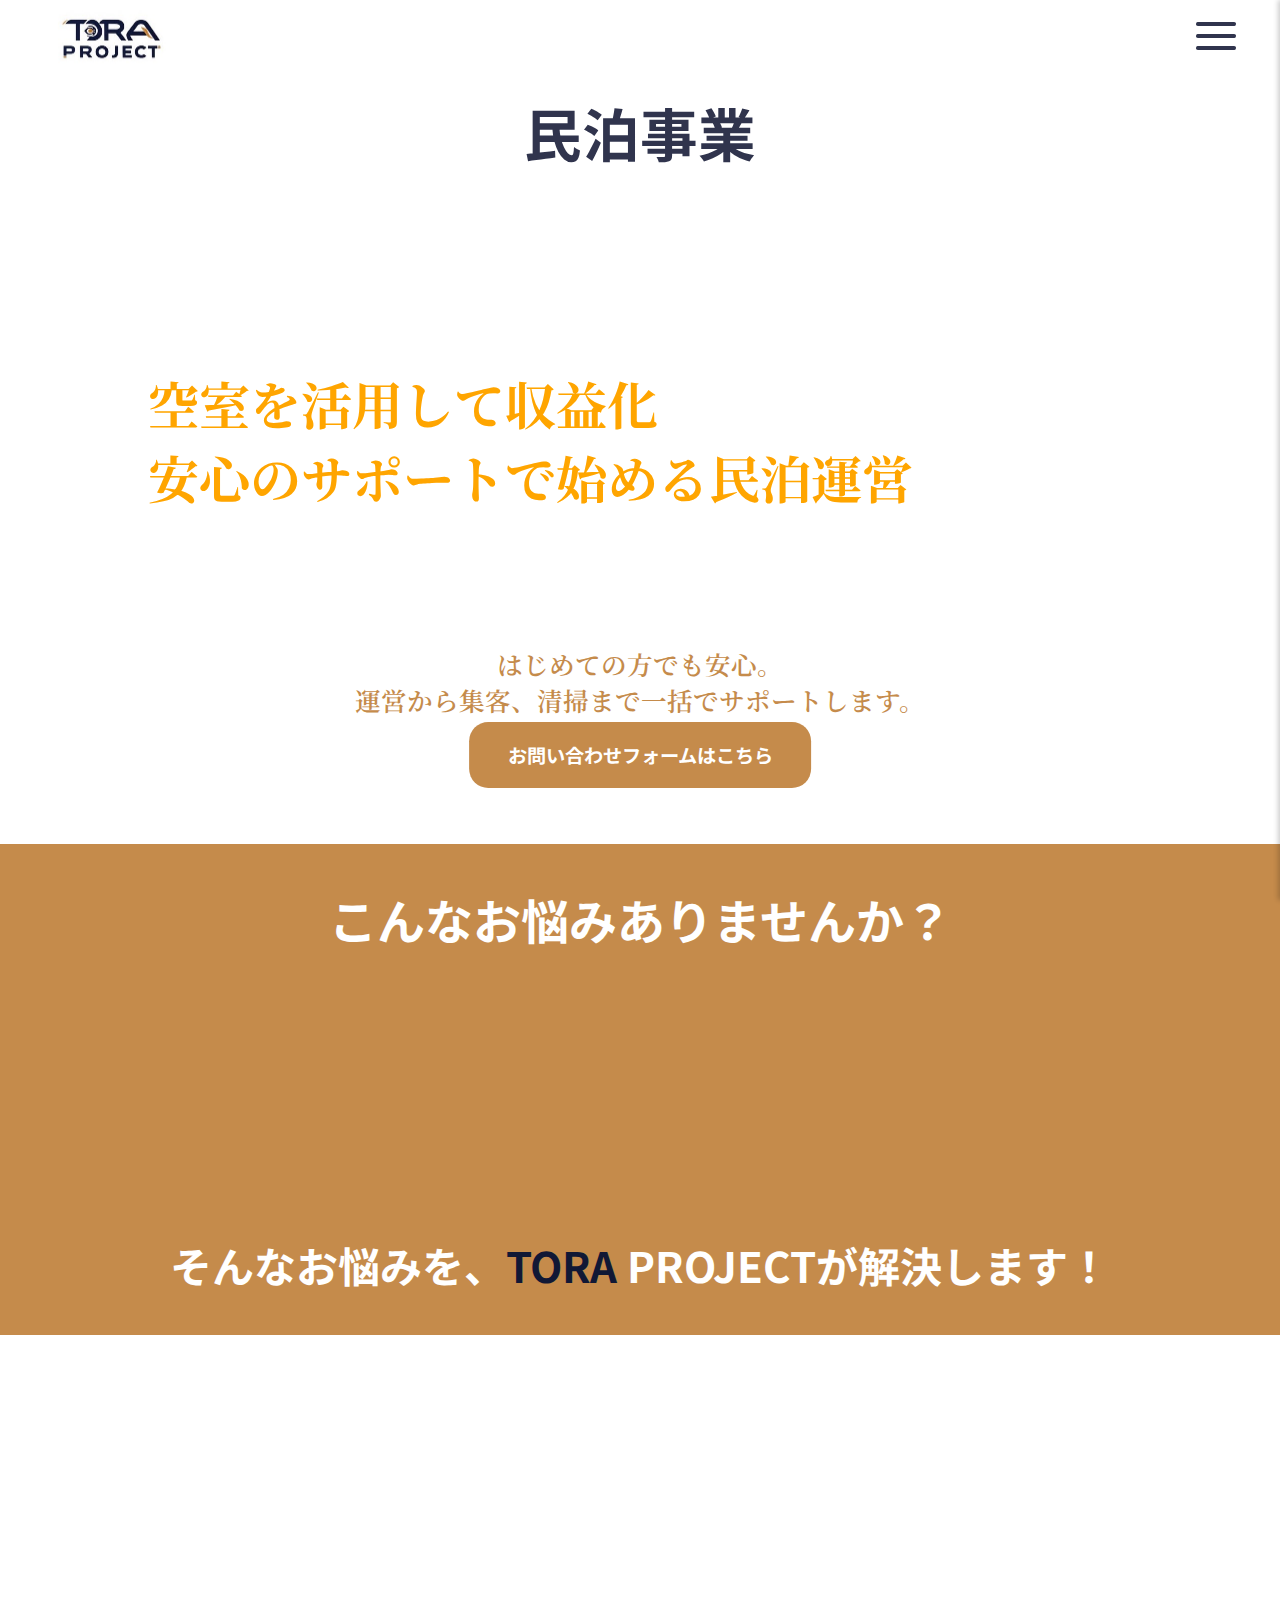
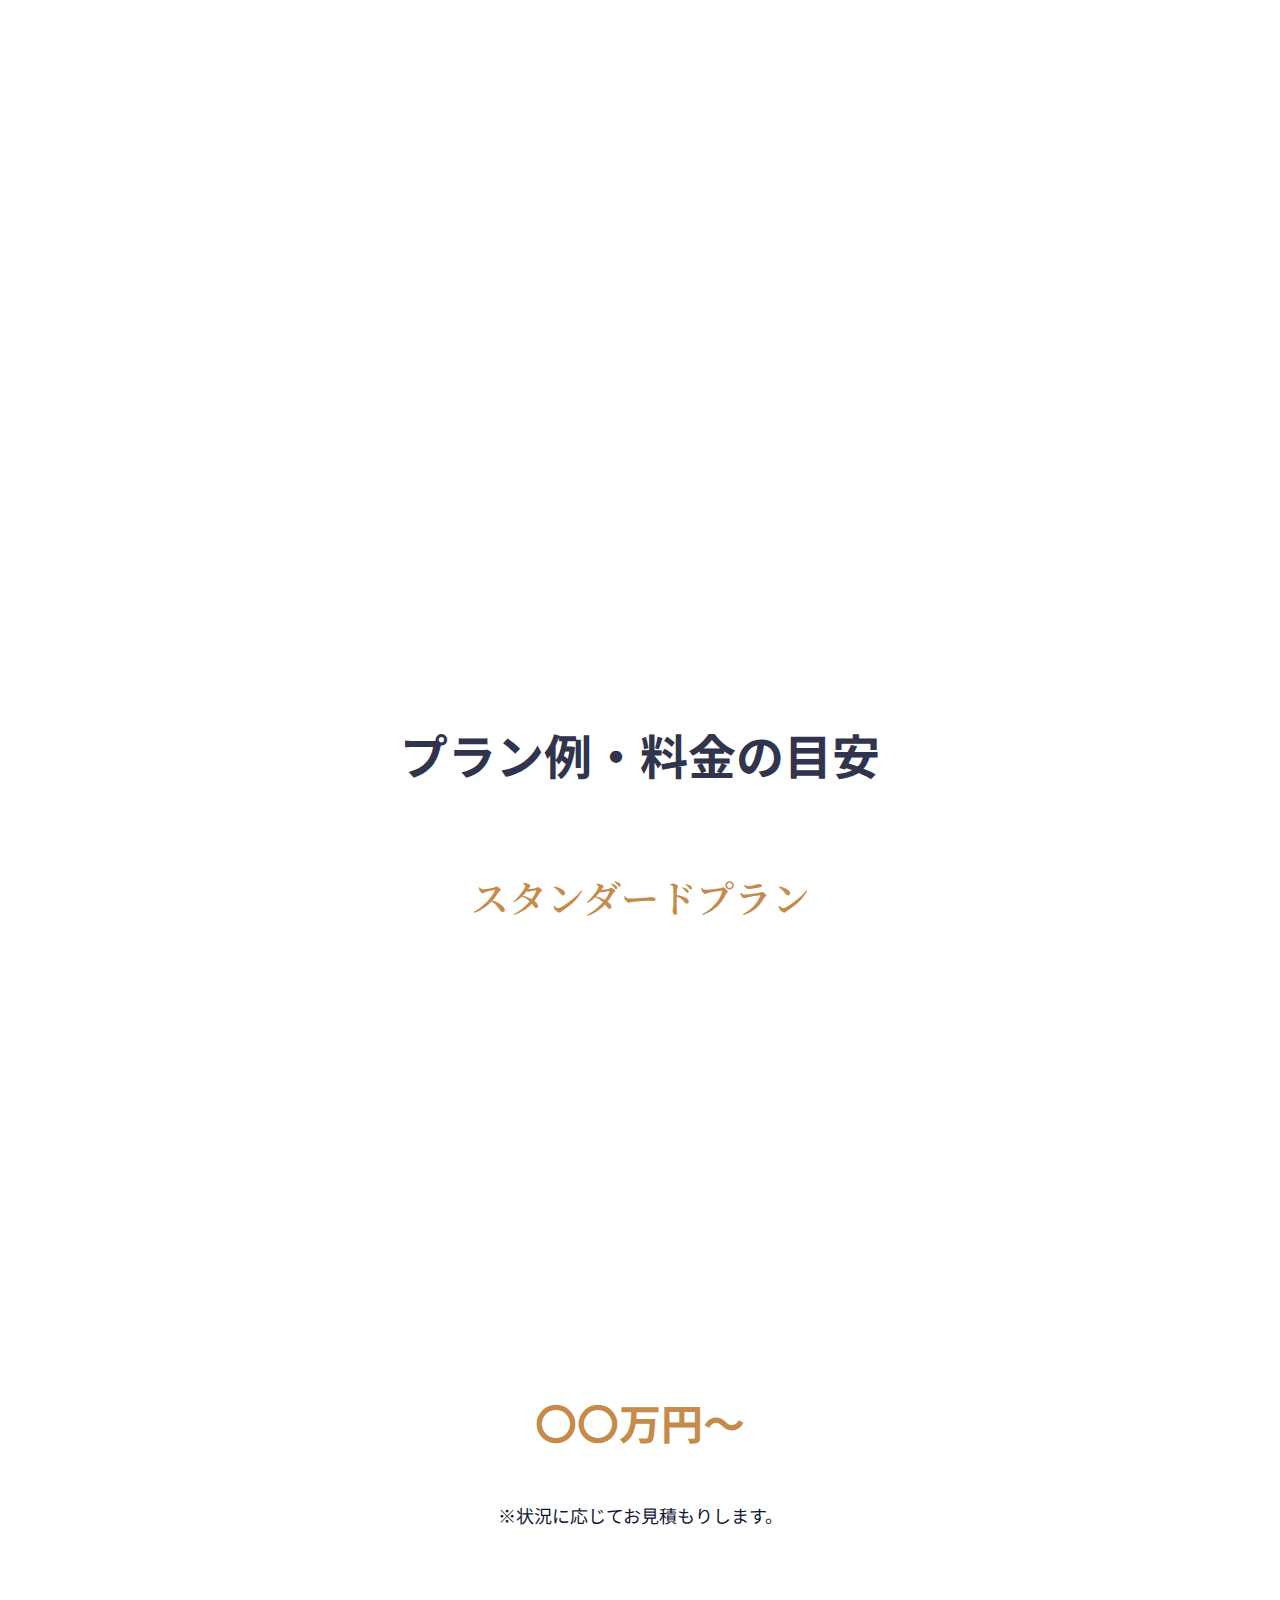
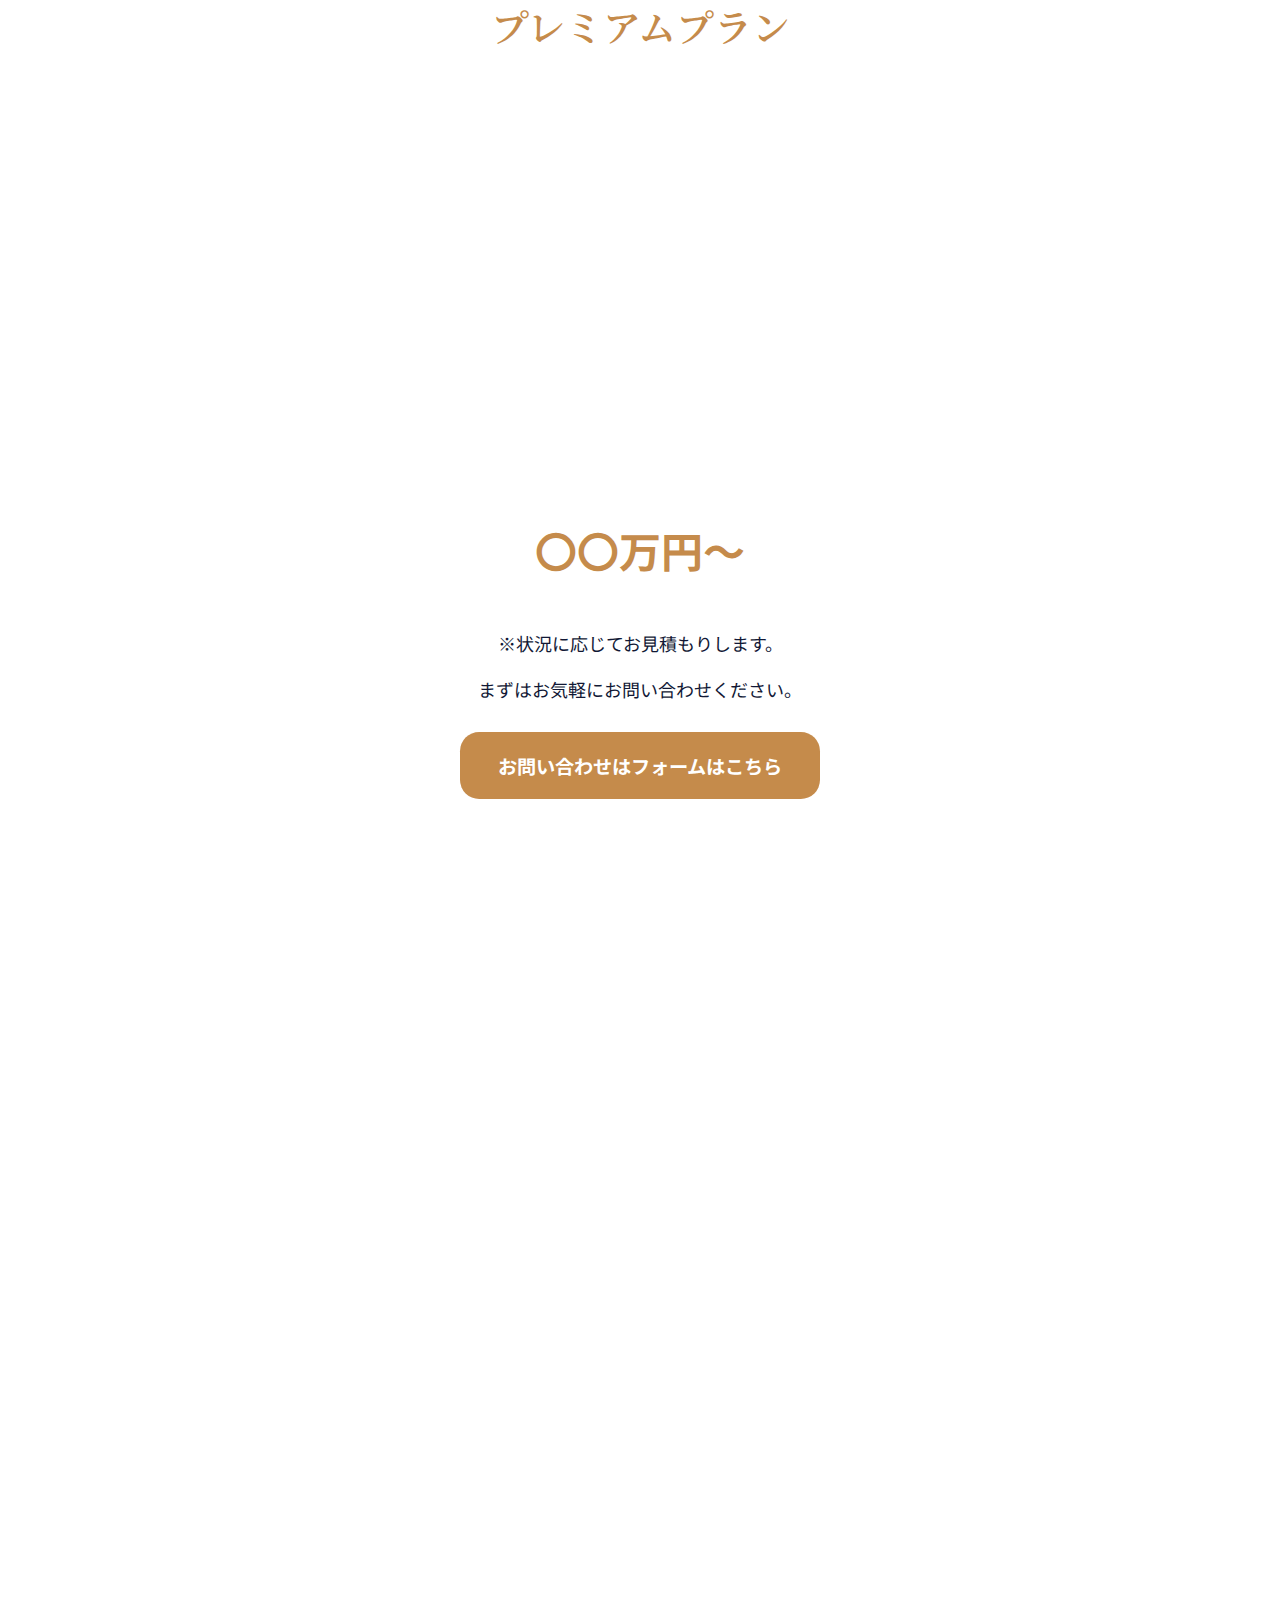
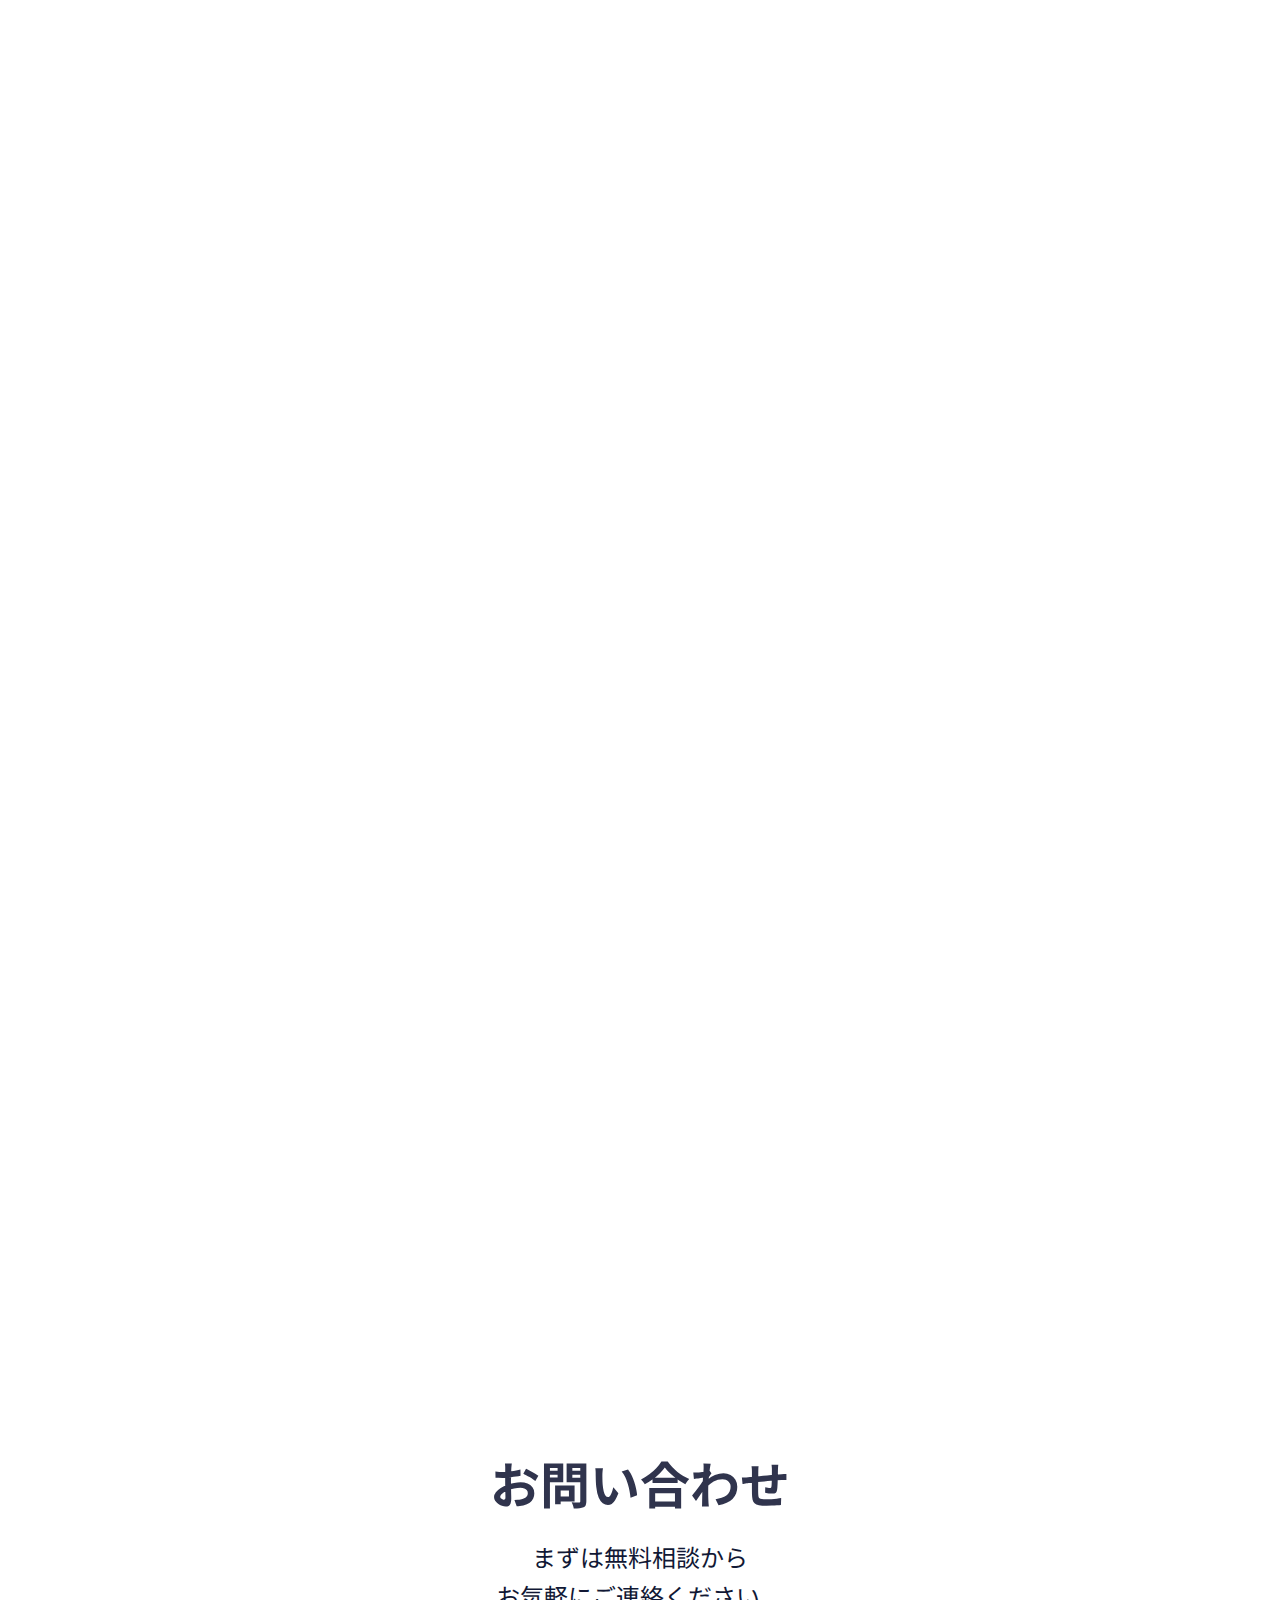
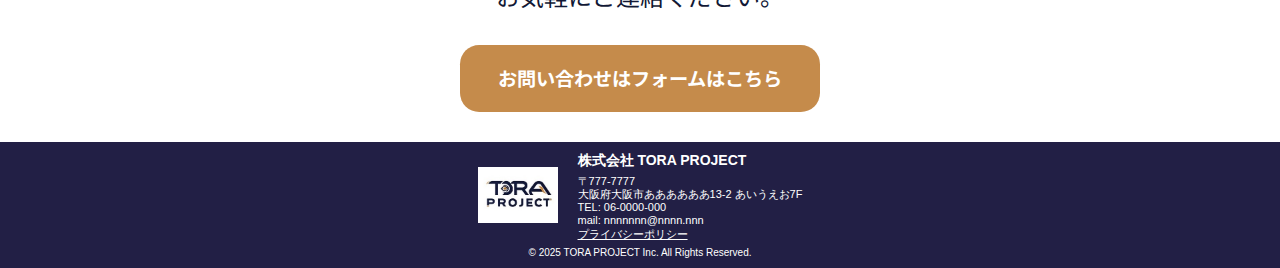
<file: minnpaku.html>
<!DOCTYPE html>
<html lang="jp">
<head>
  <meta charset="UTF-8">
  <meta name="viewport" content="width=device-width, initial-scale=1.0">
  <title>Web制作</title>
  <link rel="stylesheet" href="css/style.css">
  <link rel="stylesheet" href="css/minnpaku.css">
  <div id="menu-container"></div>
  <link href="https://fonts.googleapis.com/css2?family=Noto+Sans+JP:wght@400;700&family=Noto+Serif+JP:wght@400;700&display=swap" rel="stylesheet">
</head>
<body>
  <div id="header"></div>
<main>
  <!-- 紹介写真 -->
  <section>
    <h1>民泊事業</h1>

    <div class="image-wrapper">
      <img src="img/minnpaku.png" alt="Web制作" class="fade-in">

      <div class="text-title">
        空室を活用して収益化<br>
        安心のサポートで始める民泊運営
      </div>

      <div class="text-sub">
        はじめての方でも安心。<br>
        運営から集客、清掃まで一括でサポートします。
      </div>

      <a href="contact.html" class="contact-button">
        お問い合わせフォームはこちら
      </a>
    </div>
  </section>
  
  <!-- 相談事例 -->
  <section class="experience-section">
    <h2>こんなお悩みありませんか？</h2>
    <div class="circles animate-on-scroll drop-in">
      <div class="circle">
        <p>
          空室をなんとか<br>
          活用したい
        </p>
      </div>
      <div class="circle">
        <p>
          民泊って難しそうで<br>
          不安
        </p>
      </div>
      <div class="circle">
        <p>
          清掃や管理が<br>
          大変そう
        </p>
      </div>
      <div class="circle">
        <p>
          ルールや手続きが<br>
          わからない
        </p>
      </div>
    </div>
    <p class="bottom-text">
      そんなお悩みを、<span class="highlight">TORA</span> PROJECTが解決します！
    </p>
  </section>

<!-- 特徴 -->
<section class="reason-section animate-on-scroll slide-in">
  <div class="reason-container">
    <h2 class="reason-title">
      <span class="highlight">TORA</span>PROJECTの民泊事業が選ばれる理由
    </h2>

    <div class="reason-item">
      <p class="reason-subtitle">1. 安心のトータルサポート</p>
      <p class="reason-text">運営、集客、清掃、申請までまるごとお任せ。。</p>
    </div>

    <div class="reason-item">
      <p class="reason-subtitle">2. はじめての方も安心のサポート体制</p>
      <p class="reason-text">専任スタッフが手続きから運営まで伴走します。</p>
    </div>

    <div class="reason-item">
      <p class="reason-subtitle">3. 高い集客力</p>
      <p class="reason-text">専門ノウハウで稼働率の高い運営を実現。が可能です。</p>
    </div>

    <div class="reason-item">
      <p class="reason-subtitle">4. 柔軟な清掃・管理プラン</p>
      <p class="reason-text">ライフスタイルに合わせてお選びいただけます。</p>
    </div>
  </div>
</section>

  <!-- 料金 -->
  <section class="price-section">
    <h2 class="price-title">プラン例・料金の目安</h2>

    <section class="plan-section">
      <h2 class="plan-title">スタンダードプラン</h2>
  
      <div class="plan-content left-image animate-on-scroll slide-from-right">
        <div class="plan-image">
          <img src="img/standard.png" alt="スタンダードプラン">
        </div>
        <div class="plan-text">
          <span class="underline">初めての方やコストを抑えて始めたい方</span>におすすめの基本プランです。<br>
          必要最低限の運営サポート・集客支援・簡易清掃を含みます。<br>
          運営に関わる<span class="underline">最低限の手続きやノウハウ</span>もサポートします。
        </div>
      </div>
  
      <div class="plan-price">
        〇〇万円〜
      </div>
      <div class="plan-note">
        ※状況に応じてお見積もりします。
      </div>
    </section>
  
    <section class="plan-section">
      <h2 class="plan-title">プレミアムプラン</h2>
  
      <div class="plan-content right-image animate-on-scroll slide-from-left">
        <div class="plan-text">
          手間をかけず、<span class="underline">ワンランク上の運営</span>を目指す方向けのプランです。<br>
          スタンダードの内容に加え、専属スタッフによる運営代行、
          定期的なレポート提出、プロ仕様の清掃、備品管理までフルサポートします。<br>
          <span class="underline">より高い稼働率・高評価を狙いたい方</span>に最適です。
        </div>
        <div class="plan-image">
          <img src="img/premium.png" alt="プレミアムプラン">
        </div>
      </div>
  
      <div class="plan-price">
        〇〇万円〜
      </div>
      <div class="plan-note">
        ※状況に応じてお見積もりします。
      </div>
  
      <div class="plan-contact">
        まずはお気軽にお問い合わせください。
      </div>

    </section>
  
    <a href="contact.html" class="contact-button">お問い合わせはフォームはこちら</a>
  </section>

  <!-- サービスの流れ -->
  <section class="flow-section  animate-on-scroll slide-in">
    <div class="flow-container ">
      <h2 class="flow-title">サービスの流れ</h2>

      <div class="flow-step">
        <h3>1. お問い合わせ</h3>
        <p>まずはお気軽にご相談ください！<br>
          事業の概要や不安な点についても、この段階でお気軽にご相談いただけます。</p>
      </div>

      <div class="flow-step">
        <h3>2. ヒアリング・現地確認</h3>
        <p>お客様のご希望や状況を詳しくヒアリングし最適なプランをご提案します。<br>
          必要に応じて、現地に訪問して設備や周辺環境を確認します。</p>
      </div>

      <div class="flow-step">
        <h3>3. お申し込み・申請サポート</h3>
        <p>ご提案内容にご納得いただけましたらお申し込みいただき<br>
          各種行政への申請手続きもサポートします。複雑な書類や必要書類の準備もお手伝いします。</p>
      </div>

      <div class="flow-step">
        <h3>4. 運営スタート</h3>
        <p>申請が完了次第、民泊運営を開始します。<br>
          集客や清掃、運営に必要なサポートも継続的にご提供します。</p>
      </div>

      <a href="contact.html" class="contact-button">お問い合わせはフォームはこちら</a>
    </div>
  </section>
  
  <!-- お客様の声 -->
  <section class="customer-voice animate-on-scroll slide-in">
    <div class="voice-container">
      <h1>お客様の声</h1>

      <div class="voice-box">
        <p>「「空室を活用できて助かりました！サポートも丁寧で安心できました。」<br>
          — 会社員 Aさん様</p>
      </div>

      <div class="voice-box">
        <p>「清掃や管理まで全部お願いできて楽でした。」<br>
          — ご夫婦 Bさん</p>
      </div>

      <div class="voice-box">
        <p>「「収益が想像以上でびっくりしました！」<br>
          — オーナー Cさん
        </p>
      </div>
    </div>
  </section>


  <section class="contact-section">
    <h1>お問い合わせ</h1>

    <p class="contact-message">
      まずは無料相談から<br>
      お気軽にご連絡ください。
    </p>
    
    <a href="contact.html" class="contact-button">お問い合わせはフォームはこちら</a>
  </section>
</main>


<script src="js/animation.js"></script>
  <!-- ヘッダー -->
  <script src="js/header.js"></script>
  <!-- フッター -->
  <div id="footer-placeholder"></div>
  <script src="js/footer.js"></script>
</body>


</html>
</file>
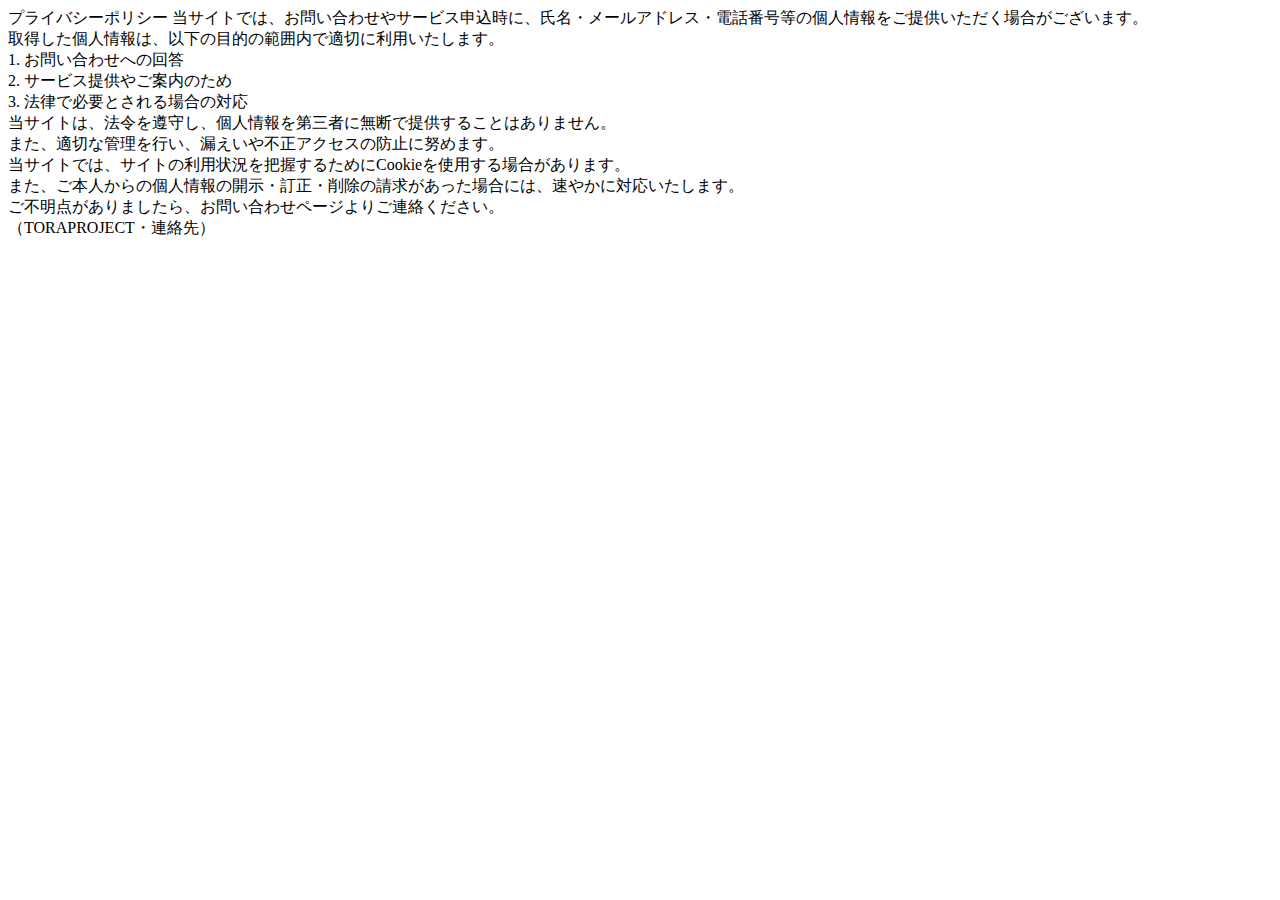
<file: priavcy.html>
<!DOCTYPE html>
<html lang="ja">
<head>
  <meta charset="UTF-8">
  <meta name="viewport" content="width=device-width, initial-scale=1.0">
  <title>privacy</title>
</head>
<body>
  プライバシーポリシー

当サイトでは、お問い合わせやサービス申込時に、氏名・メールアドレス・電話番号等の個人情報をご提供いただく場合がございます。<br>
取得した個人情報は、以下の目的の範囲内で適切に利用いたします。<br>

1. お問い合わせへの回答<br>
2. サービス提供やご案内のため<br>
3. 法律で必要とされる場合の対応<br>

当サイトは、法令を遵守し、個人情報を第三者に無断で提供することはありません。<br>
また、適切な管理を行い、漏えいや不正アクセスの防止に努めます。<br>

当サイトでは、サイトの利用状況を把握するためにCookieを使用する場合があります。<br>
また、ご本人からの個人情報の開示・訂正・削除の請求があった場合には、速やかに対応いたします。<br>

ご不明点がありましたら、お問い合わせページよりご連絡ください。<br>

（TORAPROJECT・連絡先）
</body>
</html>
</file>
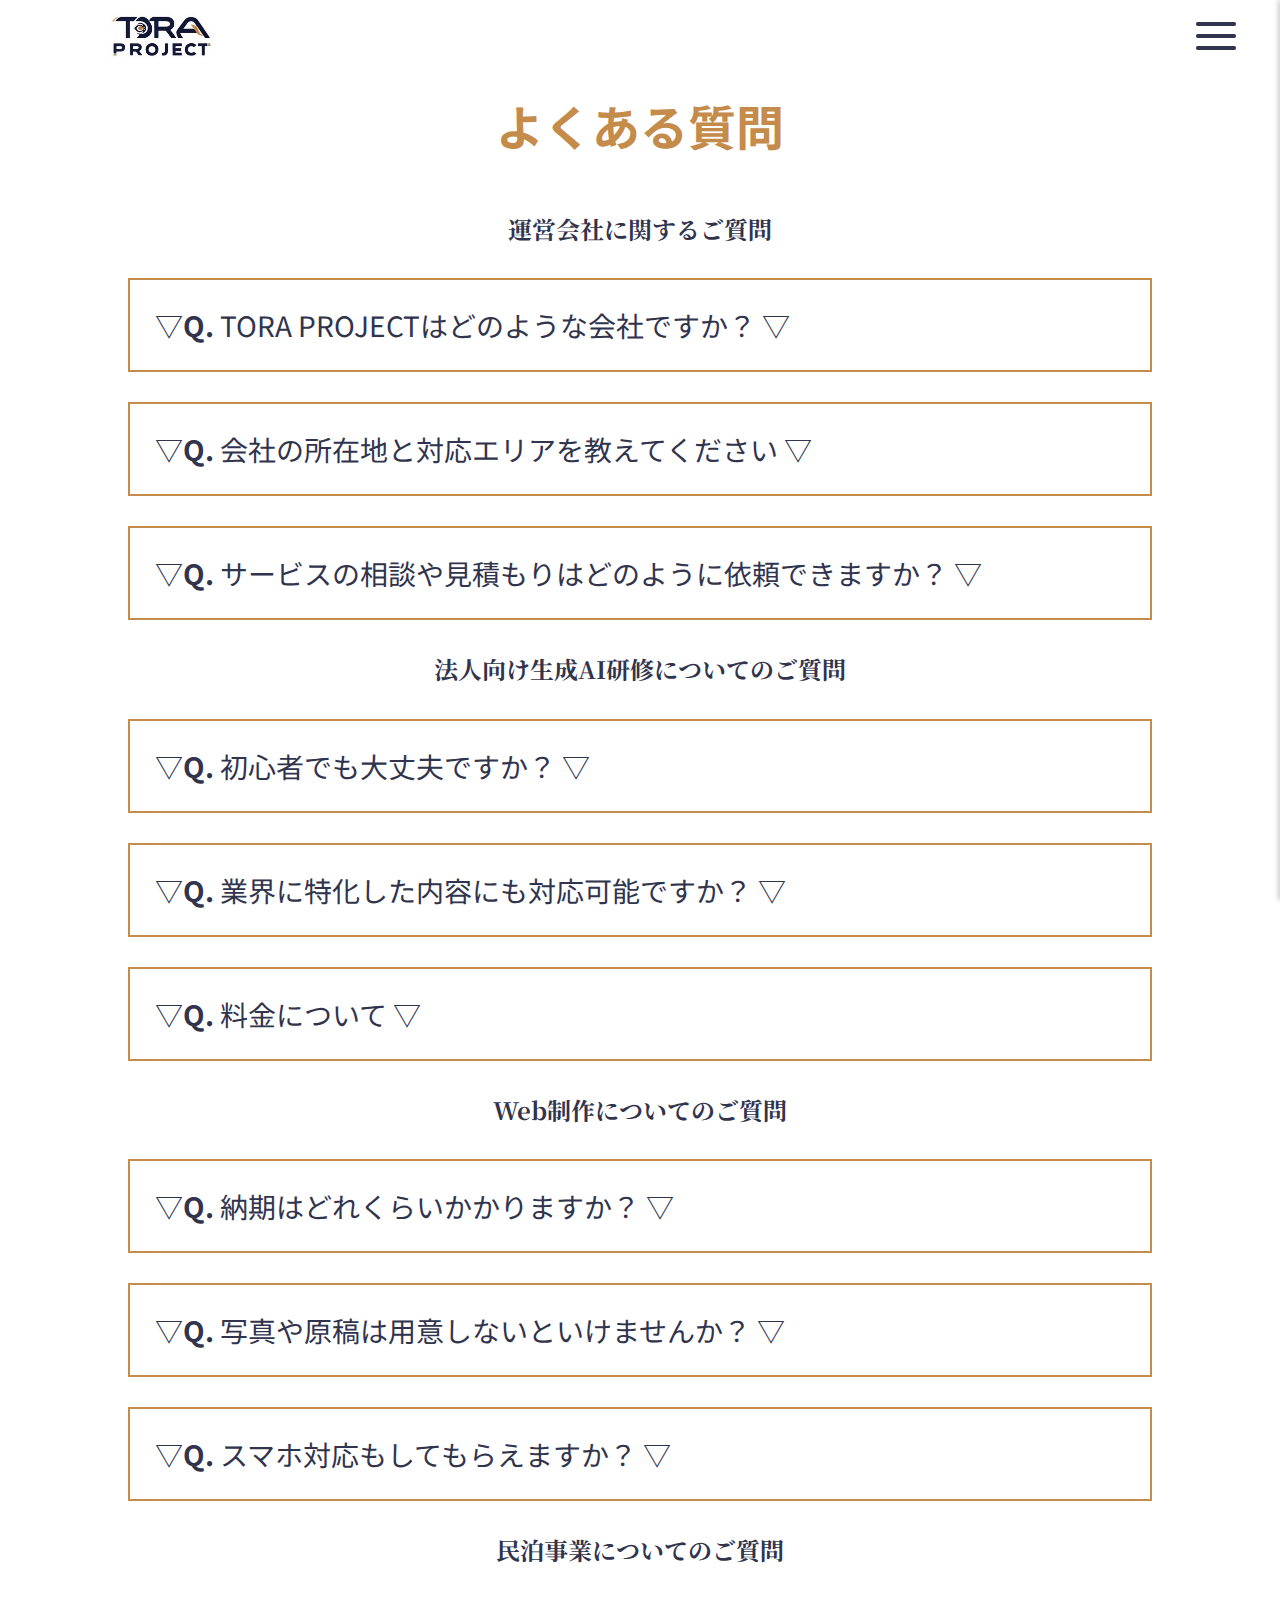
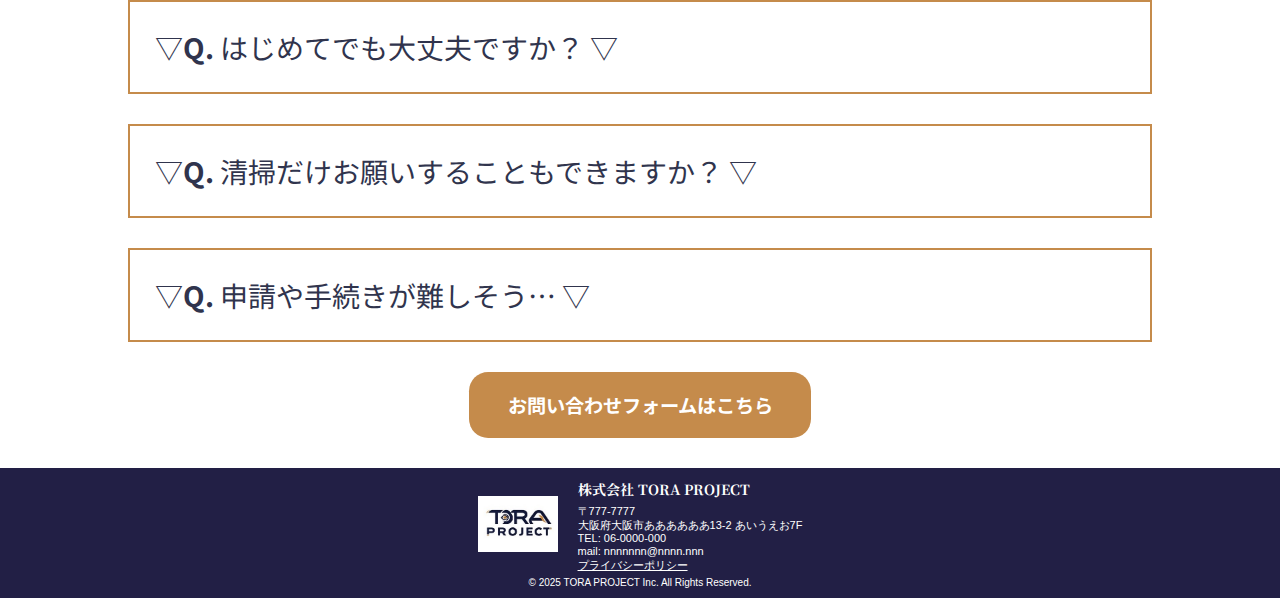
<file: Q&A.html>
<!DOCTYPE html>
<html lang="jp">
<head>
  <meta charset="UTF-8">
  <meta name="viewport" content="width=device-width, initial-scale=1.0">
  <title>よくある質問</title>
  <link rel="stylesheet" href="css/style.css">
  <link rel="stylesheet" href="css/Q&A.css">
  <link href="https://fonts.googleapis.com/css2?family=Noto+Sans+JP:wght@400;700&family=Noto+Serif+JP:wght@400;700&display=swap" rel="stylesheet">
</head>
<body>
  <div id="menu-container"></div>
  <div id="header"></div>
  
  <main>
    <h1>よくある質問</h1>

      <h2>運営会社に関するご質問</h2>
      <div class="qa-box">
        <div class="question">
          <span class="q">▽<strong>Q.</strong></span>
          <span class="text"> TORA PROJECTはどのような会社ですか？</span>
          <span class="arrow">▽</span>
        </div>
        <div class="answer"><strong>A:</strong>TORA projectは、ITとデザインを通じて社会課題の解決に取り組む企業です。<br>
          法人向けの生成AI研修、Web制作、民泊事業など、幅広いサービスを展開しています。<br>
          お客様の目的や課題に合わせた最適な提案を心がけています</div>
      </div>

      <div class="qa-box">
        <div class="question">
          <span class="q">▽<strong>Q.</strong></span>
          <span class="text"> 会社の所在地と対応エリアを教えてください</span>
          <span class="arrow">▽</span>
        </div>
        <div class="answer"><strong>A:</strong>本社は大阪府大阪市にございます。<br>
          対面・オンラインどちらにも対応しており、関西圏を中心に全国の企業様とお取引実績があります。<br>
          オンラインでの研修や制作依頼も可能です</div>
      </div>

      <div class="qa-box">
        <div class="question">
          <span class="q">▽<strong>Q.</strong></span>
          <span class="text"> サービスの相談や見積もりはどのように依頼できますか？</span>
          <span class="arrow">▽</span>
        </div>
        <div class="answer"><strong>A:</strong>お問い合わせページまたはお電話・メールにてご連絡ください。<br>
          ご相談内容を確認後、担当より折り返しご連絡いたします。<br>初回相談・見積もりは無料で承っておりますので、お気軽にご連絡ください。</div>
      </div>


      <h2>法人向け生成AI研修についてのご質問</h2>
      <div class="qa-box">
        <div class="question">
          <span class="q">▽<strong>Q.</strong></span>
          <span class="text"> 初心者でも大丈夫ですか？</span>
          <span class="arrow">▽</span>
        </div>
          <div class="answer"><strong>A:</strong>はい、基礎から丁寧にお伝えするのでご安心ください。</div>
      </div>

      <div class="qa-box">
        <div class="question">
          <span class="q">▽<strong>Q.</strong></span>
          <span class="text"> 業界に特化した内容にも対応可能ですか？</span>
          <span class="arrow">▽</span>
        </div>
          <div class="answer"><strong>A:</strong>はい、事前にヒアリングしカスタマイズいたします。</div>
      </div>

      <div class="qa-box">
        <div class="question">
          <span class="q">▽<strong>Q.</strong></span>
          <span class="text"> 料金について</span>
          <span class="arrow">▽</span>
        </div>
          <div class="answer"><strong>A:</strong> 料金は、研修内容・時間・受講人数に応じてお見積もりいたします。</div>
      </div>



      <h2>Web制作についてのご質問</h2>
      <div class="qa-box">
        <div class="question">
          <span class="q">▽<strong>Q.</strong></span>
          <span class="text"> 納期はどれくらいかかりますか？</span>
          <span class="arrow">▽</span>
        </div>
        <div class="answer"><strong>A:</strong>内容によりますが、目安は○〜○週間です</div>
      </div>

      <div class="qa-box">
        <div class="question">
          <span class="q">▽<strong>Q.</strong></span>
          <span class="text"> 写真や原稿は用意しないといけませんか？</span>
          <span class="arrow">▽</span>
        </div>
          <div class="answer"><strong>A:</strong>こちらでサポート可能です。</div>
        </div>

      <div class="qa-box">
        <div class="question">
          <span class="q">▽<strong>Q.</strong></span>
          <span class="text"> スマホ対応もしてもらえますか？</span>
          <span class="arrow">▽</span>
        </div>
          <div class="answer"><strong>A:</strong>もちろんです。レスポンシブで制作します。</div>
      </div>

      <h2>民泊事業についてのご質問</h2>

      <div class="qa-box">
        <div class="question">
          <span class="q">▽<strong>Q.</strong></span>
          <span class="text"> はじめてでも大丈夫ですか？</span>
          <span class="arrow">▽</span>
        </div>
          <div class="answer"><strong>A:</strong>もちろんです。専任スタッフがサポートします。</div>
      </div>

        <div class="qa-box">
          <div class="question">
            <span class="q">▽<strong>Q.</strong></span>
            <span class="text"> 清掃だけお願いすることもできますか？</span>
            <span class="arrow">▽</span>
          </div>
            <div class="answer"><strong>A:</strong>可能です。プランをご相談ください。</div>
        </div>

        <div class="qa-box">
            <div class="question">              <span class="q">▽<strong>Q.</strong></span>
            <span class="text"> 申請や手続きが難しそう…</span>
            <span class="arrow">▽</span>
          </div>
            <div class="answer"><strong>A:</strong>こちらで代行しますのでご安心ください。</div>
        </div>

        <a href="contact.html" class="contact-btn">お問い合わせフォームはこちら</a>
  </main>

    <script src="js/Q&A.js"></script>
    <!-- ヘッダー -->
    <script src="js/header.js"></script>
    <!-- フッター -->
    <div id="footer-placeholder"></div>
    <script src="js/footer.js"></script>
  </body>
  
  
  </html>
</file>
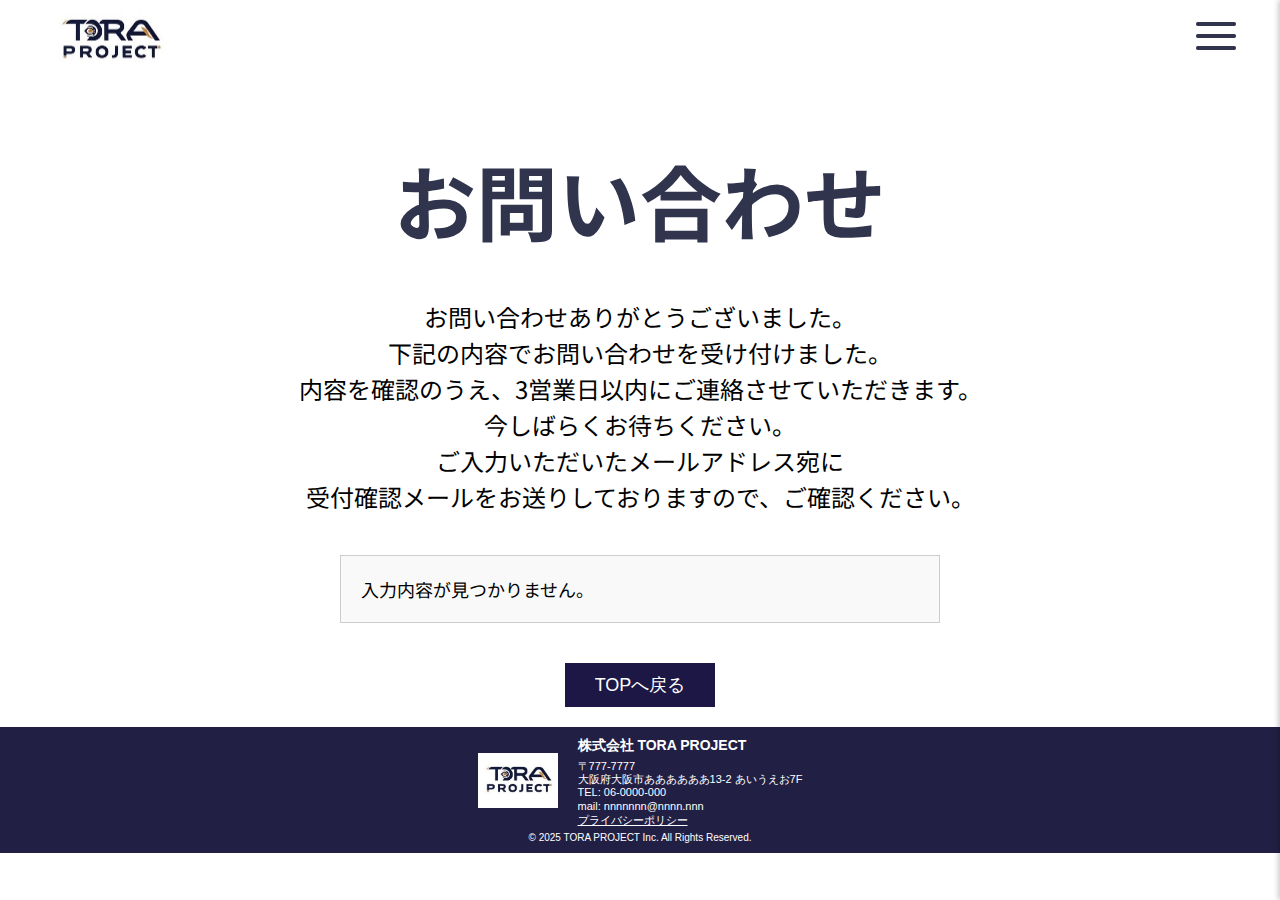
<file: thanks.html>
<!DOCTYPE html>
<html lang="jp">
<head>
  <meta charset="UTF-8">
  <meta name="viewport" content="width=device-width, initial-scale=1.0">
  <title>お問い合わせ</title>
  <link rel="stylesheet" href="css/style.css">
  <link rel="stylesheet" href="css/contact.css">
  <div id="menu-container"></div>
  <link href="https://fonts.googleapis.com/css2?family=Noto+Sans+JP:wght@400;700&family=Noto+Serif+JP:wght@400;700&display=swap" rel="stylesheet">
</head>
<body>
  <div id="header"></div>

  <main>
  <section class="contact-complete">
    <h1 class="contact-title">お問い合わせ</h1>

    <p class="thanks-text">
      お問い合わせありがとうございました。<br>
      下記の内容でお問い合わせを受け付けました。<br>
      内容を確認のうえ、3営業日以内にご連絡させていただきます。<br>
      今しばらくお待ちください。<br>
      ご入力いただいたメールアドレス宛に<br>
      受付確認メールをお送りしておりますので、ご確認ください。
    </p>

    <div id="formResult" class="result-box"></div>

    <button id="backTop">TOPへ戻る</button>
  </section>
</main>

<script src="js/thanks.js"></script>
<!-- ヘッダー -->
<script src="js/header.js"></script>
<!-- フッター -->
<div id="footer-placeholder"></div>
<script src="js/footer.js"></script>
</body>
</html>
</file>
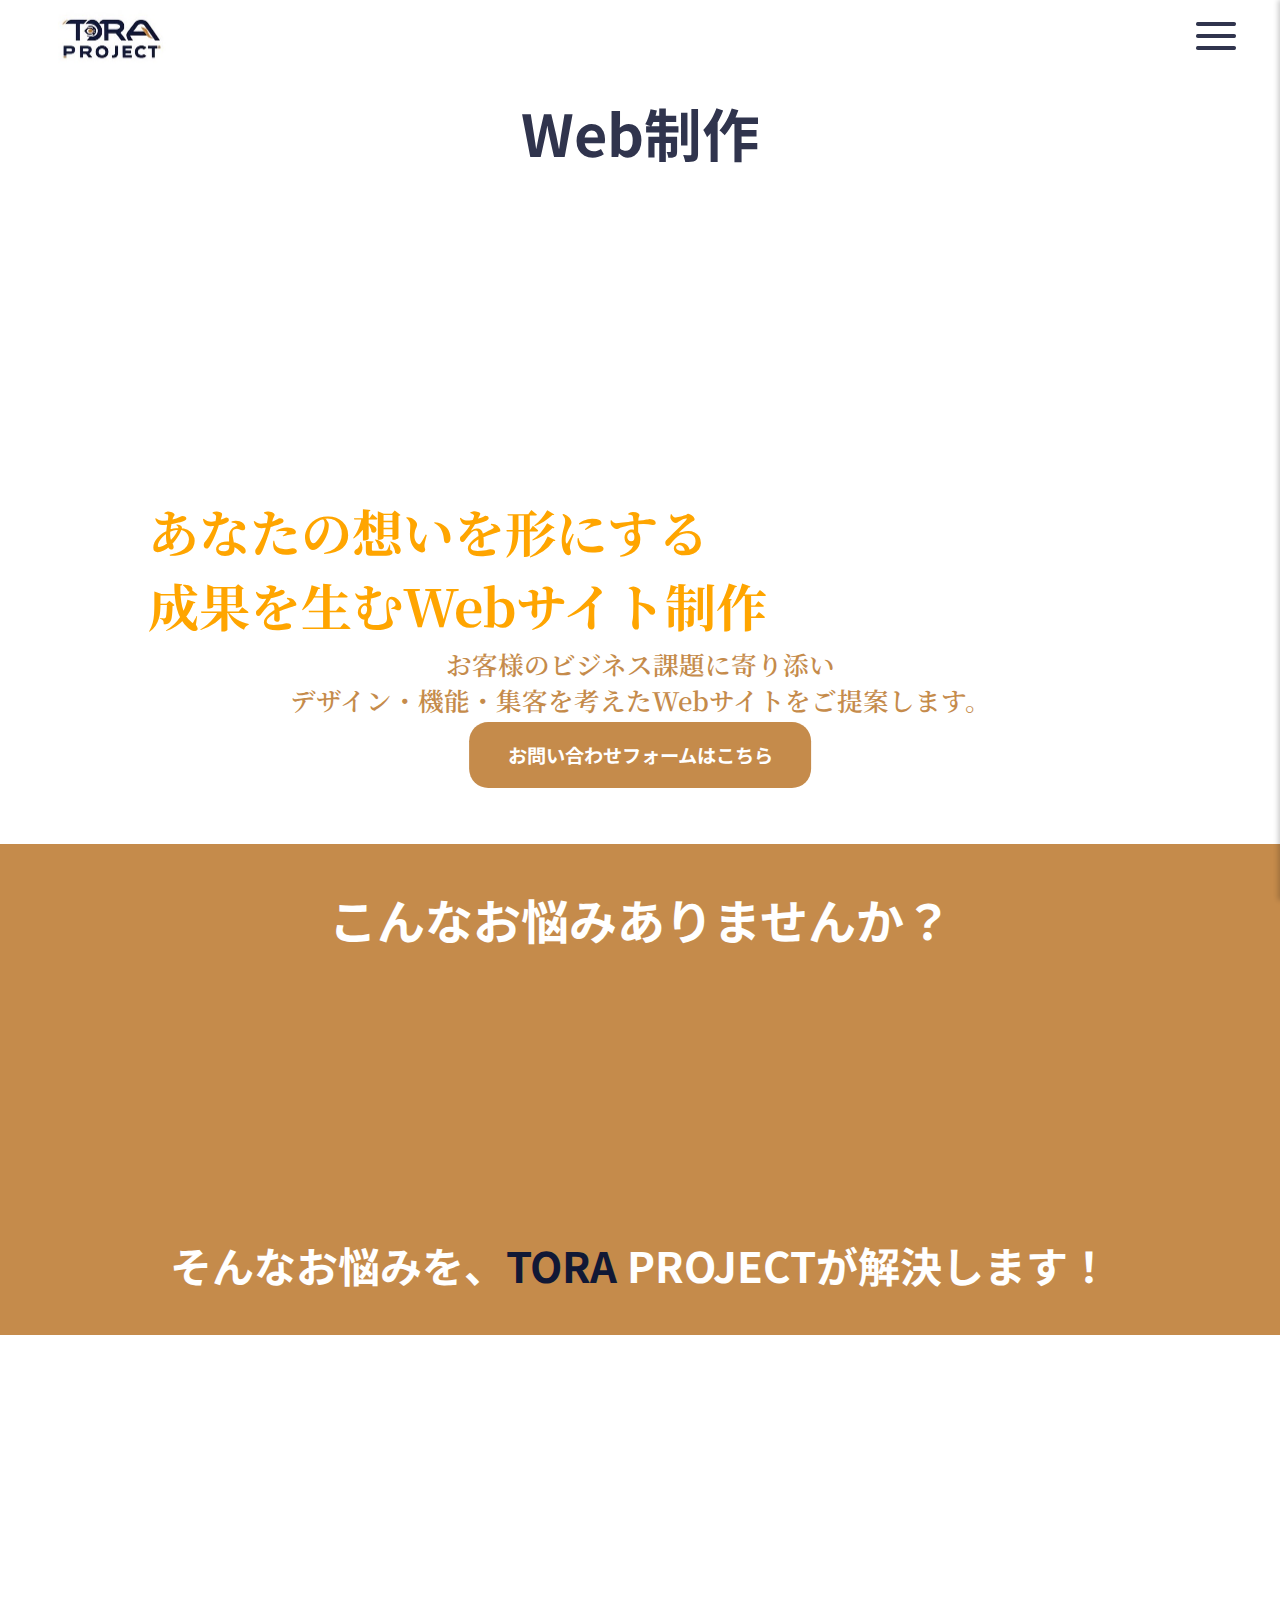
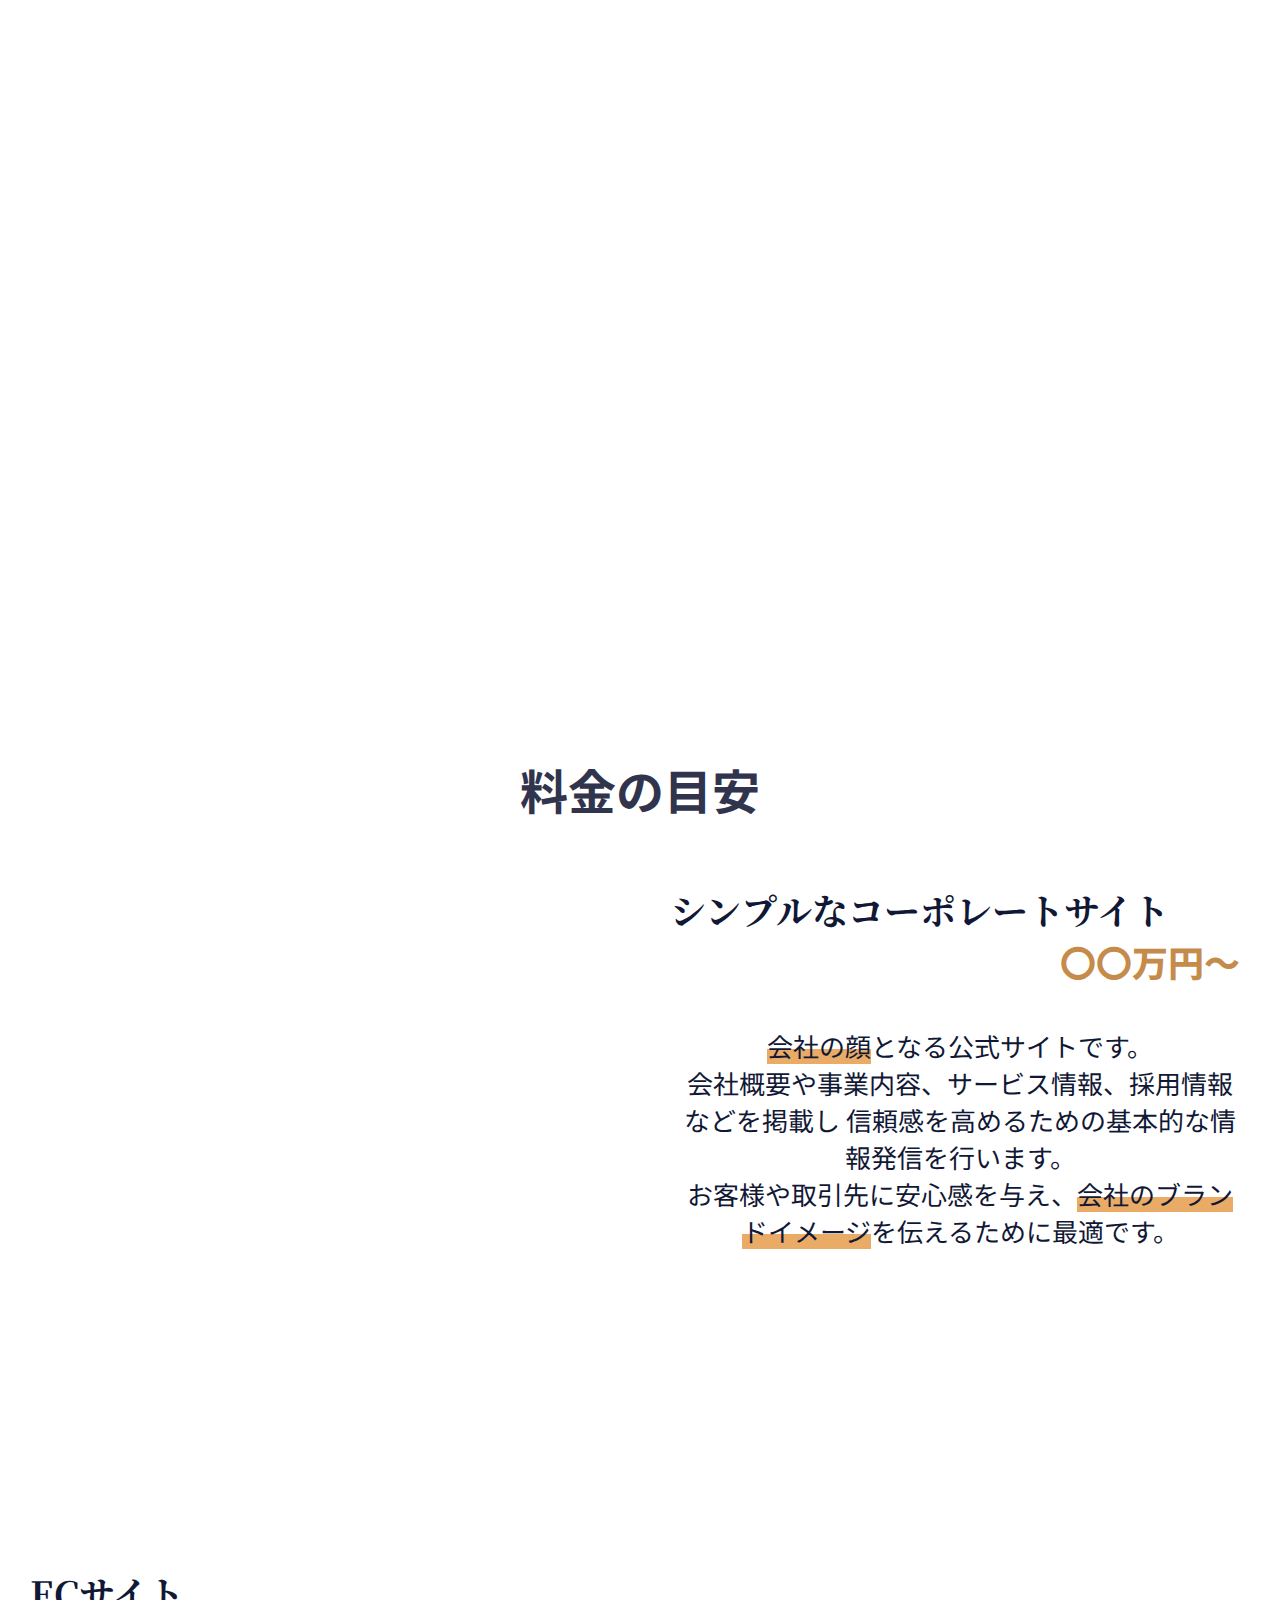
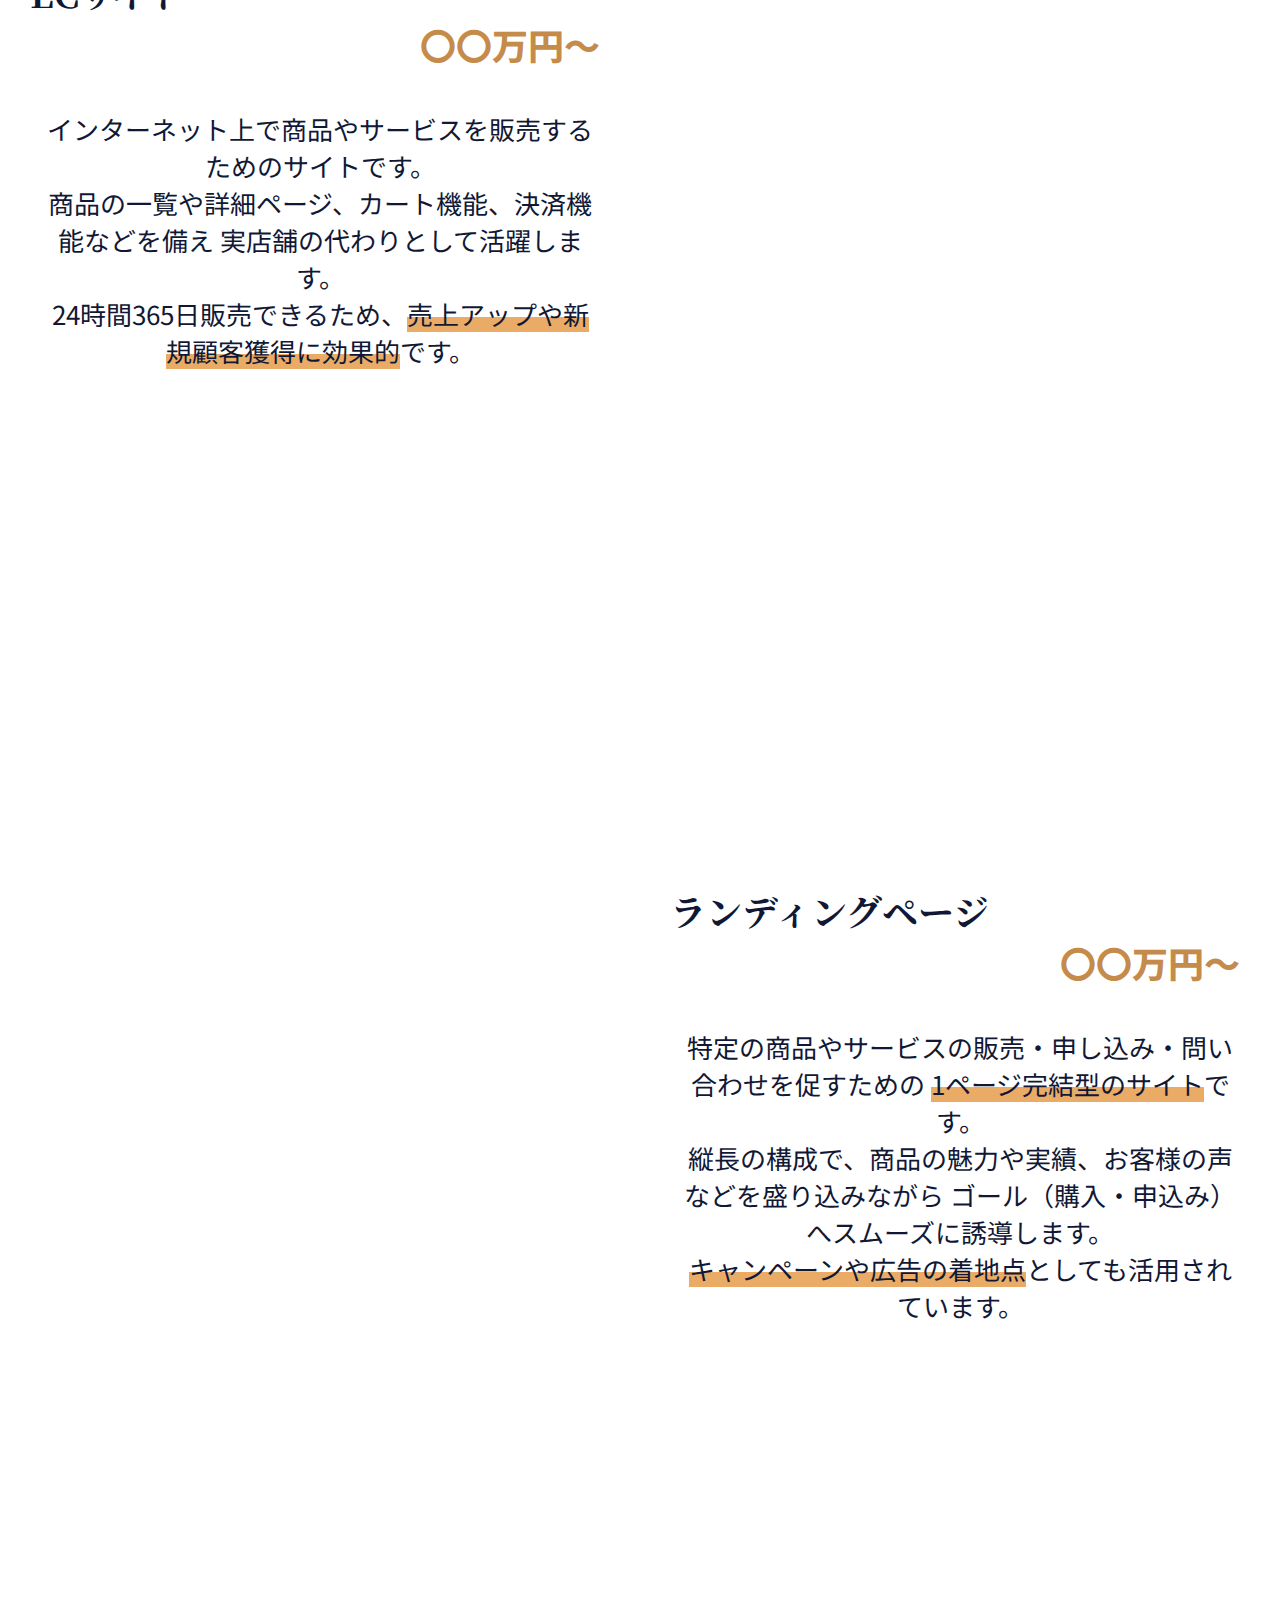
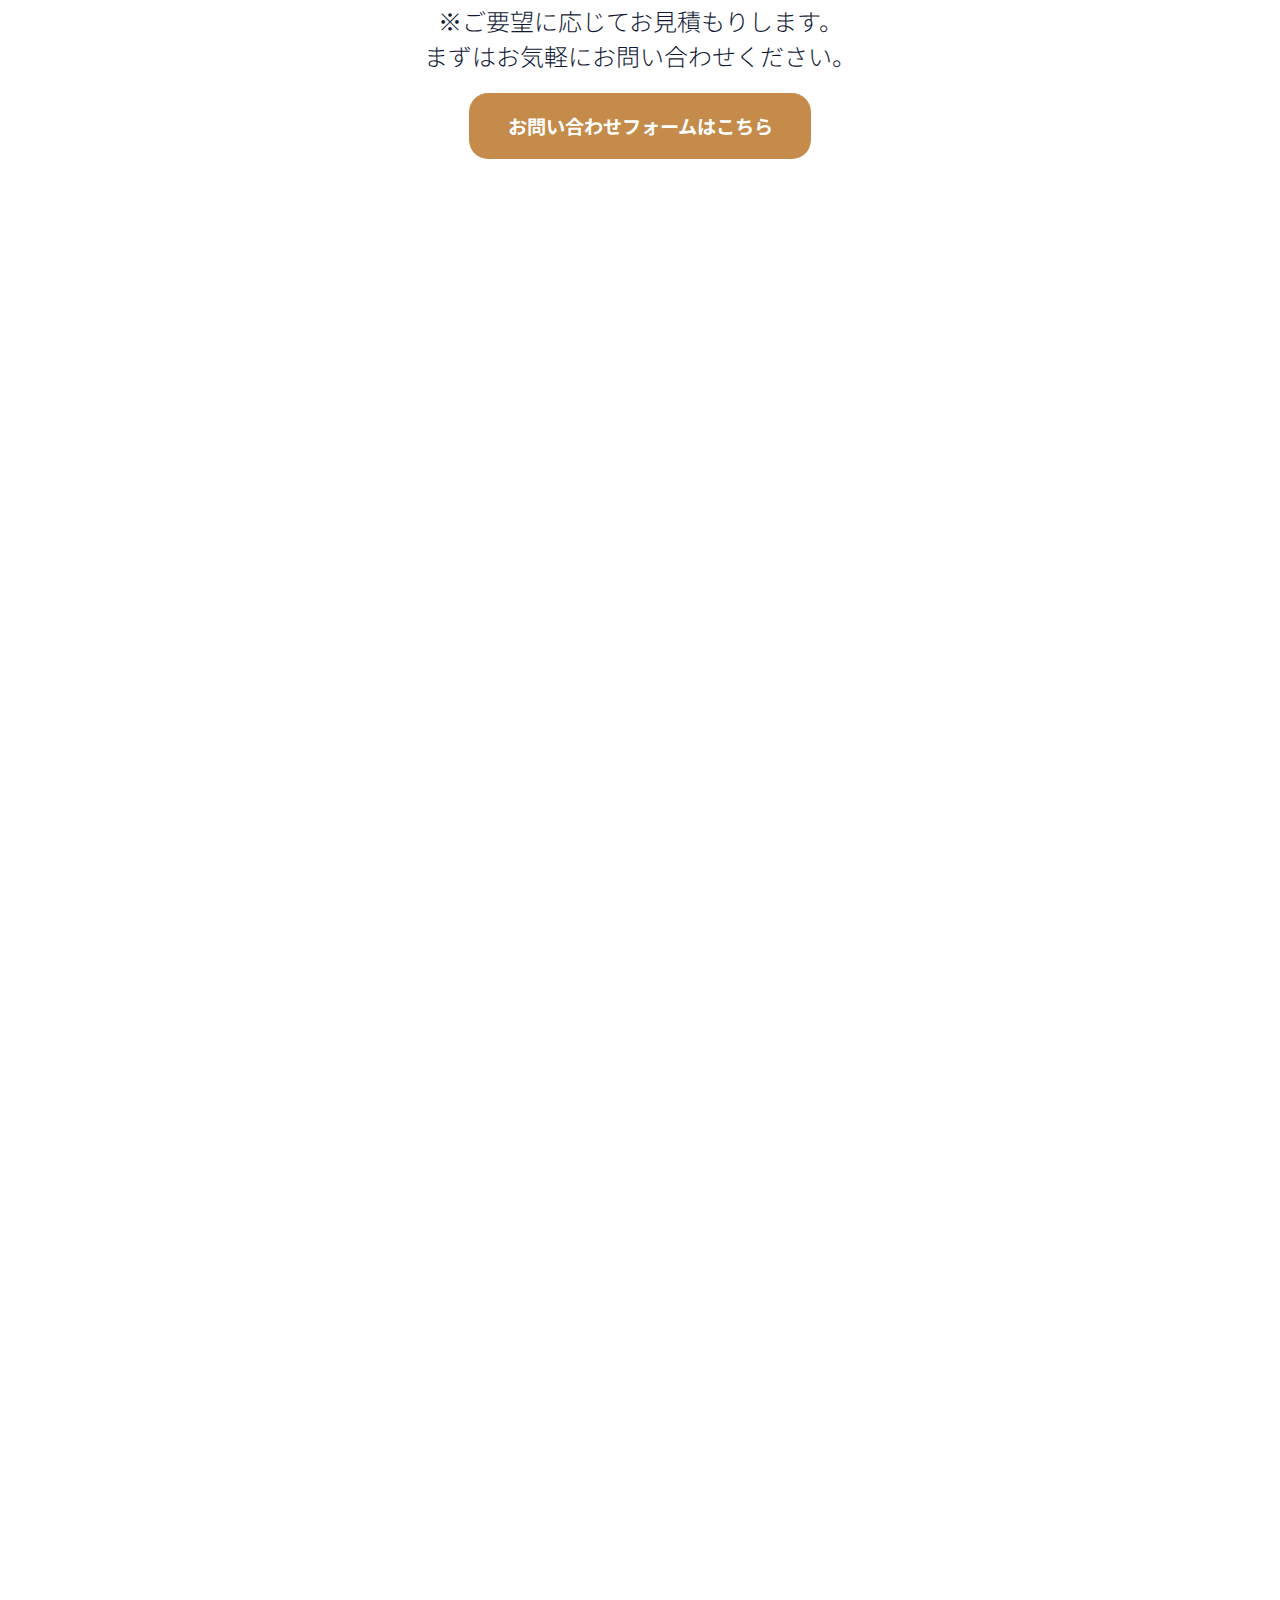
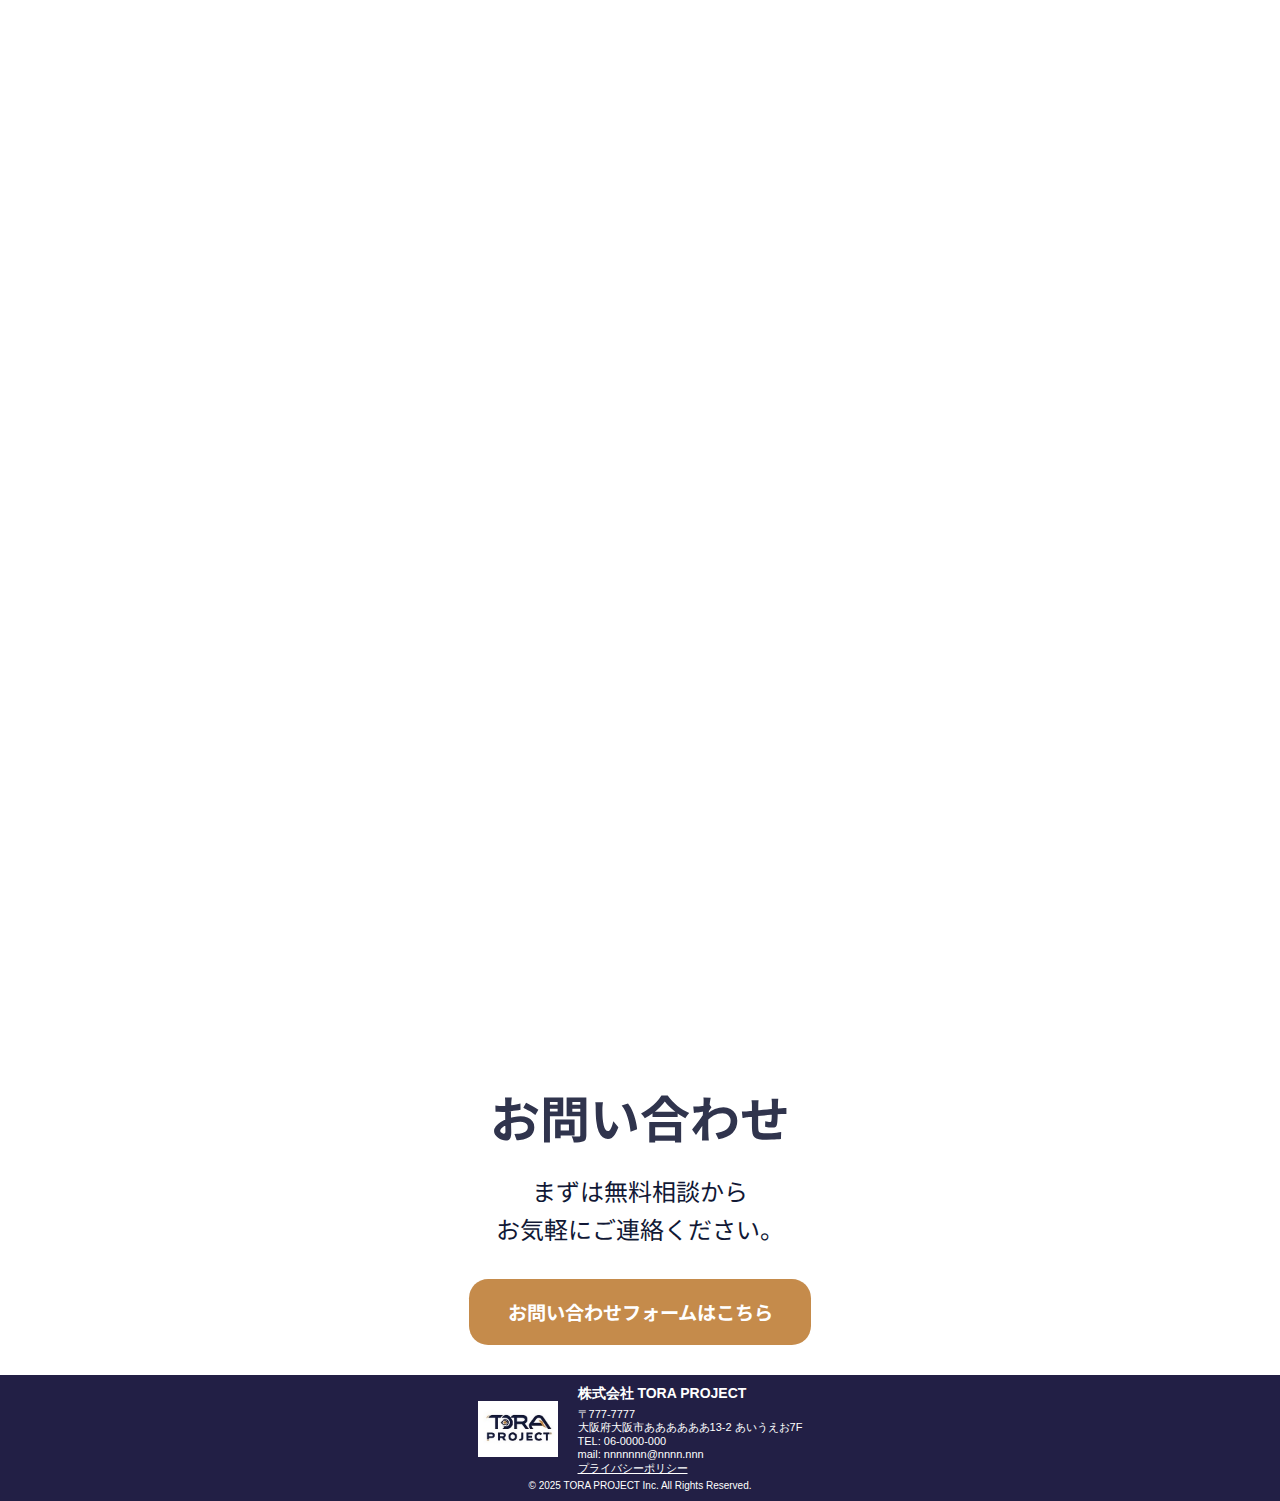
<file: webproduction.html>
<!DOCTYPE html>
<html lang="jp">
<head>
  <meta charset="UTF-8">
  <meta name="viewport" content="width=device-width, initial-scale=1.0">
  <title>Web制作</title>
  <link rel="stylesheet" href="css/style.css">
  <link rel="stylesheet" href="css/webproduction.css">
  <div id="menu-container"></div>
  <link href="https://fonts.googleapis.com/css2?family=Noto+Sans+JP:wght@400;700&family=Noto+Serif+JP:wght@400;700&display=swap" rel="stylesheet">
</head>
</head>
<body>
  <div id="header"></div>
<main>
  <!-- 紹介写真 -->
  <section>
    <h1>Web制作</h1>

    <div class="image-wrapper">
      <img src="img/webproduction.png" alt="Web制作" class="fade-in">

      <div class="text-title">
        あなたの想いを形にする<br>
        成果を生むWebサイト制作
      </div>

      <div class="text-sub">
        お客様のビジネス課題に寄り添い<br>
        デザイン・機能・集客を考えたWebサイトをご提案します。
      </div>

      <a href="contact.html" class="contact-button">
        お問い合わせフォームはこちら
      </a>
    </div>
  </section>
  
  <!-- 相談事例 -->
  <section class="experience-section">
    <h2>こんなお悩みありませんか？</h2>
    <div class="circles animate-on-scroll drop-in">
      <div class="circle">
        <p>
          サイトを作りたいけど<br>
          何から始めていいか<br>
          わからない
        </p>
      </div>
      <div class="circle">
        <p>
          デザインが古くて<br>
          リニューアルしたい
        </p>
      </div>
      <div class="circle">
        <p>
          更新が面倒で<br>
          放置している
        </p>
      </div>
      <div class="circle">
        <p>
          集客できる<br>
          Webサイトにしたい
        </p>
      </div>
    </div>
    <p class="bottom-text">
      そんなお悩みを、<span class="highlight">TORA</span> PROJECTが解決します！
    </p>
  </section>

<!-- 特徴 -->
<section class="reason-section animate-on-scroll slide-in">
  <div class="reason-container">
    <h2 class="reason-title">
      <span class="highlight">TORA</span>PROJECTのWeb制作が選ばれる理由
    </h2>

    <div class="reason-item">
      <p class="reason-subtitle">🖋 1. ヒアリング重視</p>
      <p class="reason-text">ターゲットを丁寧にお伺いし、最適な提案をします。</p>
    </div>

    <div class="reason-item">
      <p class="reason-subtitle">🎨 2. デザイン性と使いやすさの両立</p>
      <p class="reason-text">見た目だけでなく<br>ユーザー目線の導線設計で成果につなげます</p>
    </div>

    <div class="reason-item">
      <p class="reason-subtitle">🚀 3. 集客・SEOにも対応</p>
      <p class="reason-text">検索エンジンやSNSからの集客も考慮した設計が可能です。</p>
    </div>

    <div class="reason-item">
      <p class="reason-subtitle">🤝 4. 公開後もサポート</p>
      <p class="reason-text">更新や改善、運用までしっかりフォローします。</p>
    </div>
  </div>
</section>

  <!-- 料金 -->
  <section class="price-section">
    <h2 class="price-title">料金の目安</h2>

    <!-- 1つ目 -->
    <div class="price-item">
      <div class="price-image left animate-on-scroll slide-from-right">
        <img src="img/corporate.png" alt="コーポレートサイト">
      </div>
      <div class="price-content">
        <h3>シンプルなコーポレートサイト</h3>
        <p class="price">〇〇万円〜</p>
        <p class="desc">
          <span class="underline">会社の顔</span>となる公式サイトです。<br>
          会社概要や事業内容、サービス情報、採用情報などを掲載し
          信頼感を高めるための基本的な情報発信を行います。<br>
          お客様や取引先に安心感を与え、<span class="underline">会社のブランドイメージ</span>を伝えるために最適です。
        </p>
      </div>
    </div>

    <!-- 2つ目 -->
    <div class="price-item reverse">
      <div class="price-image right animate-on-scroll slide-from-left">
        <img src="img/ec.png" alt="ECサイト">
      </div>
      <div class="price-content">
        <h3>ECサイト</h3>
        <p class="price">〇〇万円〜</p>
        <p class="desc">
          インターネット上で商品やサービスを販売するためのサイトです。<br>
          商品の一覧や詳細ページ、カート機能、決済機能などを備え
          実店舗の代わりとして活躍します。<br>
          24時間365日販売できるため、<span class="underline">売上アップや新規顧客獲得に効果的</span>です。
        </p>
      </div>
    </div>

    <!-- 3つ目 -->
    <div class="price-item">
      <div class="price-image left animate-on-scroll slide-from-right">
        <img src="img/lp.png" alt="ランディングページ">
      </div>
      <div class="price-content">
        <h3>ランディングページ</h3>
        <p class="price">〇〇万円〜</p>
        <p class="desc">
          特定の商品やサービスの販売・申し込み・問い合わせを促すための
          <span class="underline">1ページ完結型のサイト</span>です。<br>
          縦長の構成で、商品の魅力や実績、お客様の声などを盛り込みながら
          ゴール（購入・申込み）へスムーズに誘導します。<br>
          <span class="underline">キャンペーンや広告の着地点</span>としても活用されています。
        </p>
      </div>
    </div>

    <p class="note">
      ※ご要望に応じてお見積もりします。<br>
      まずはお気軽にお問い合わせください。
    </p>

    <a href="contact.html" class="contact-button">お問い合わせフォームはこちら</a>
  </section>

  <!-- 導入の流れ -->
  <section class="flow-section animate-on-scroll slide-in">
    <div class="flow-container">
      <h2 class="flow-title">導入の流れ</h2>

      <div class="flow-step">
        <h3>1. お問い合わせ</h3>
        <p>まずはお気軽にご相談ください！<br>フォームより簡単な内容をご記入のうえ、ご送信ください。</p>
      </div>

      <div class="flow-step">
        <h3>2. ヒアリング</h3>
        <p>現状やご希望をお伺いします。</p>
      </div>

      <div class="flow-step">
        <h3>3. ご提案・お見積り</h3>
        <p>ヒアリング内容をもとに、最適なプランをご提案します。</p>
      </div>

      <div class="flow-step">
        <h3>4. 制作開始</h3>
        <p>デザイン・構築を行います。</p>
      </div>

      <div class="flow-step">
        <h3>5. 公開・運用サポート</h3>
        <p>公開後も必要に応じてサポートします。</p>
      </div>

      <a href="contact.html" class="contact-button">お問い合わせフォームはこちら</a>
    </div>
  </section>
  
  <!-- お客様の声 -->
  <section class="customer-voice animate-on-scroll slide-in">
    <div class="voice-container">
      <h1>お客様の声</h1>

      <div class="voice-box">
        <p>「ヒアリングから公開後のサポートまで非常に丁寧でした。
          特にターゲット設定や導線設計の提案が的確で
          社内の満足度も高いです。安心しておまかせできました。」<br>
          株式会社〇〇 様</p>
      </div>

      <div class="voice-box">
        <p>「初めてのWebサイト制作で不安だらけでしたが
          分かりやすく説明してもらえて安心できました！
          公開後もすぐに対応してくれてありがたかったです。」<br>
          飲食店オーナー 〇〇様</p>
      </div>

      <div class="voice-box">
        <p>「サイトをリニューアルしたことで、問い合わせ件数が3倍になり売上にも直結しました！今後も長くお付き合いしたいパートナーです。」<br>
          〇〇クリニック 様</p>
      </div>
    </div>
  </section>



  <section class="contact-section">
    <h1>お問い合わせ</h1>

    <p class="contact-message">
      まずは無料相談から<br>
      お気軽にご連絡ください。
    </p>
    
    <a href="contact.html" class="contact-button">お問い合わせフォームはこちら</a>
  </section>
</main>


<script src="js/animation.js"></script>
  <!-- ヘッダー -->
  <script src="js/header.js"></script>
  <!-- フッター -->
  <div id="footer-placeholder"></div>
  <script src="js/footer.js"></script>
</body>


</html>
</file>
<file: css/style.css>
@charset "utf-8";

* {
  margin: 0;
  padding: 0;
  box-sizing: border-box;
}

body {
  margin: 0;
}

.header {
  display: flex;
  position: fixed;
  top: 0px;    
  align-items: center;
  height: 90px;
  width: 100%;          
  background: rgba(255, 255, 255, 0.5); 
  z-index: 1000; 
  padding: 0 20px;
  gap: 20px;
}


.sp-menu {
margin-left: auto;
}

.sp-menu #open {
  font-size: 32px;
  line-height: 64px;
  margin-top: 40px;
  margin-right: 20px;
  cursor: pointer;
}

.sp-menu #open.hidde {
  display: none;
}

.logo img {
  max-width: 120px;
  width: 20vw;
  height: auto;
  margin-left: 30px;
}



.overlay {
  position: fixed;
  top: 0;
  right: -30%;
  width: 30%;
  height: 100%;
  background-color: rgba(255, 255, 255, 0.95);
  text-align: center;
  transition: right 0.3s ease;
  z-index: 9999;
  box-shadow: -2px 0 5px rgba(0,0,0,0.2);
  opacity: 1; 
  pointer-events: auto; 
  display: flex;
  flex-direction: column;
  justify-content: space-between;
  padding: 20px;
}

.overlay #close {
  align-self: flex-end;
  font-size: 18px;
  cursor: pointer;
}


.menu {
  color:#b9854a; 
  font-size:48px
}

.overlay ul {
  list-style: none;
  margin: 0;
  padding: 0;
}

.overlay li {
  margin-top: 24px;
}

.overlay.show {
  opacity: 1;
  pointer-events: auto;
  right: 0; 
}


.overlay nav {
  margin-top: 10px;
  flex-grow: 1;
  display: flex;
  flex-direction: column;
  justify-content: flex-start;
}



.overlay nav ul {
  list-style: none;
  padding: 0;
  margin: 0;
}

.overlay nav ul li {
  margin: auto;

}


.overlay nav ul :hover {
  color: #b9854a; 
}

.overlay nav ul li a {
  text-decoration: none;
  font-size: 14px;
  color: #221f45;
  font-weight: bold;
}

.overlay nav h2.highlight {
  font-size: 36px; 
  color: #b9854a;
  font-weight: bold;
  padding: 40px;
}


.overlay .logo {
  text-align: center;
  margin-top: auto;
}
.overlay .logo img {
  width: 100px;
}


.pc-menu {
  display: none;
}

@media (min-width: 1300px) {
  .pc-menu {
    display: block;
    margin-left: auto;
  }

  .sp-menu {
    display: none;
  }

  .pc-menu ul {
    list-style: none;
    margin-left: auto;
    display: flex;
    gap: 50px;
  }

  .pc-menu a {
    text-decoration: none;
    color: #221f45; 
    font-weight: bold;
    font-size: 20px;
    transition: color 0.3s;
  }

  .pc-menu a:hover {
    color: #b9854a; 
  }
}






  /* フッター */
  .footer {
    font-family: 'Open Sans', sans-serif;
    padding: 10px 20px;
    font-size: 12px;
    background-color: #221f45;
  }

  .footer-container {
    display: flex;
    flex-direction: row; 
    justify-content: center;
    align-items: center;
    gap: 20px; 
    flex-wrap: wrap;
  }

  .footer-logo img {
    width: 80px;
    margin: 0 ;
  }

  .footer-info {
    display: flex;
    flex-direction: column;
    align-items: flex-start; 
    gap: 5px;
  }

  .footer-info h2 {
    font-size: 14px;
    color: white;
    margin: 0;
  }


  .footer-texts {
    text-align: left;
    margin-left: 0;
  }
  
  .footer-texts p,
  .footer-texts a {
    font-size: 11px;
    color: white;
    margin: 0;
    line-height: 1.2;
  }
  
  .copyright {
    font-size: 10px;
    color: white;
    margin-top: 5px;
    text-align: center;
  }


  @media screen and (max-width: 430px) {
  /* ヘッダー */

  body, html {
    width: 100%;
    overflow-x: hidden; }
    
  .header {
    width: 100%;
    height: auto;
    flex-wrap: wrap;
    padding: 10px;
    justify-content: space-between;
    box-sizing: border-box;
  }

  .logo img {
    width: 80px;
    margin-left: 0;
  }


  
  .sp-menu {
    margin-left: 0;
    margin-right: 0;
    position: relative; 
    right: 0;
  }

  .sp-menu #open {
    font-size: 28px;
    line-height: 1;
    margin-top: 0;
    margin-right: 10px;
    cursor: pointer;
  }

  .sp-menu #open.hidde {
    display: none;
  }

  /* オーバーレイメニュー */
  .overlay {
    top: 0;
    right: -100%;
    width: 100%;
    height: 100%;
    transition: right 0.3s ease;
  }

  .overlay.show {
    right: 0;
  }

  .overlay nav ul {
    padding: 0;
    margin-top: 50px;
  }

  .overlay nav ul li {
    margin: 20px 0;
  }

  .overlay nav ul li a {
    font-size: 18px;
  }

  .overlay #close {
    font-size: 20px;
    margin: 10px;
  }

  .footer {
    font-size: 10px;
  }

  .footer-info h2 {
    font-size: 10px;
  }

  .footer-texts p,
  .footer-texts a {
    font-size: 8px;
  }

  .copyright {
    font-size: 6px;
  }

  .footer-logo img {
    width: 60px;
  }
}


@media (min-width: 768px) and (max-width: 1024px) {
  /* ヘッダー */
  .header {
    height: 80px;
    padding: 10px 20px;
  }

  .logo img {
    width: 100px;
    margin-left: 10px;
  }

  .sp-menu {
    margin-left: auto;
    margin-right: 10px;
  }

  .sp-menu #open {
    font-size: 28px;
    margin-top: 0;
    margin-right: 0;
  }

  /* オーバーレイメニュー */
  .overlay {
    width: 60%;
    right: -60%;
    padding: 20px;
  }

  .overlay.show {
    right: 0;
  }

  .menu{
    color:#b9854a; 
    font-size:50px  
  }



  .overlay nav h2.highlight {
    font-size: 48px;
    padding: 20px;
  }


  
  .overlay nav ul li {
    padding: 40px;
  }

  .overlay nav ul li a {
    font-size: 24px;
  }

  .overlay .logo img {
    width: 120px;
  }

  /* PCメニューは引き続き非表示に */
  .pc-menu {
    display: none;
  }
}
</file>
<file: css/top.css>
@charset "utf-8";

* {
  margin: 0;
  padding: 0;
  box-sizing: border-box;
}

body {
  margin: 0;
  font-family: 'Noto Sans JP', sans-serif;
}

/* TOP */
.main-visual {
  position: relative;
  overflow: hidden;
  height: calc(100vh - 90px);
  margin-top: 90px; 
}

.main-visual img {
  width: 100%;
  height: 160%;
  object-fit: cover; 
  position: absolute;
  top: 0;
  left: 0;
  filter: brightness(60%);
}



.fade-in {
  opacity: 0;
  transform: translateY(30px); /* ちょっと下から出る */
  animation: fadeIn 3s forwards;
}

@keyframes fadeIn {
  to {
    opacity: 1;
    transform: translateY(0);
  }
}


.main-visual .imagetop {
  position: absolute;
  top: 15%;
  left: 0;
  width: 100%;
  height: 100%;
  display: flex;
  flex-direction: column;  
  justify-content: flex-start;
  align-items: flex-start;    
  color: #fff;
  padding: 2rem;
  box-sizing: border-box;
  gap: 2rem; 
}
.main-visual h1 {
  position: relative; 
  font-size: clamp(24px, 5vw, 48px);
  color: #30344D;
  font-weight: 700;
  margin: 0;
  text-align: left;
  text-shadow: 3px 3px 5px white;
  font-family: 'Noto Serif JP', serif;
  transform: translateX(35px);
  z-index: 1; 
}

.main-visual h1::before {
  content: "";
  position: absolute;
  top: 50%;
  left: -10%;
  transform: translateY(-50%) skewX(-20deg);
  width: 120%;
  height: 100%;
  background: rgba(255, 255, 255, 0.6);
  z-index: -1; 
  pointer-events: none;
  border-radius: 4px;
}

.main-visual p {
  font-size: clamp(16px, 3vw, 24px);
  color: #C58B4B;
  font-weight: bold;
  margin: 0 auto;
  margin-top: 10%;
  text-align: center;
  font-family: 'Noto Serif JP', serif;
}

.contact-btn {
  background-color: #C58B4B;
  color: #fff;
  font-size: clamp(16px, 5vw, 30px);
  border-radius: 16px;
  padding: clamp(8px, 2vw, 16px) clamp(16px, 4vw, 32px);
  width: auto; 
  font-weight: bold;
  align-self: center;  
  border: none;
  cursor: pointer;
  text-decoration: none;
}

.contact-btn:hover {
  background-color: #30344D;
}

/* 会社概要 */
.company-section {
  border: 15px solid #C58B4B; 
  padding: 20px;
  text-align: center;
  padding-bottom: 50px;
}



.company-section h2 {
  font-size: 82px;
  margin-bottom: 30px;
  color: #30344D;
  font-family: 'Noto Serif JP', serif;
  font-weight: 700;
}

.company-content {
  display: flex;
  justify-content: center;
  gap: 30px;
  margin-bottom: 30px;
  flex-wrap: wrap;
}

.company-left {
  text-align: center;
  width: 600px;
  height: 500px;
  object-fit: cover;
  display: block;
  margin: 60px auto 0 auto;
  
}

.company-left img {
  width: 100%;
  height: auto;
  
}

.company-right {
  width: 650px;
  height: 500px;
  border: 3px solid #30344D;
  display: flex;
  justify-content: center;
  align-items: center;
}


.text-box {
  max-width: 100%;
  text-align: center;
  color: #30344D;
  margin: 0 auto;
  padding: 0;
}

.text-box .title {
  font-size: 48px;
  text-align: center;
  font-weight: lighter;
  margin-bottom: 40px;
  font-family: 'Noto Sans JP', sans-serif;
}

.text-box .desc {
  font-size: clamp(14px, 2vw, 20px);
  line-height: 1.8;
  max-width: 80ch; /* 80文字程度まで */
  margin: 0 auto;
  text-align: left;
  word-break: normal;
  padding: 5px;
}

.desc .highlight {
  color: #C58B4B;
  font-weight: bold;
}


.button {
  background-color: #C58B4B;
  color: #fff;
  font-size: 30px;
  border-radius: 16px;
  padding: 20px 40px;
  border: none;
  cursor: pointer;
  font-weight: bold;
  text-decoration: none;
}

.more-btn:hover {
  background-color: #30344D;
}


/* サービス概要 */
.service-overview {
  border: 15px solid #30344D;
  padding: 20px;
  text-align: center;
  padding-bottom: 50px;
}

.service-overview h2 {
  font-size: 82px;
  margin-bottom: 40px;
  color: #30344D;
  font-family: 'Noto Serif JP', serif;
  font-weight: 700;
}

.service-items {
  display: flex;
  justify-content: center;
  flex-wrap: wrap;
  gap: 20px;
}

.service-item {
  flex: 1 1 300px;
  max-width: 400px;
  text-align: center;
}

.service-title {
  font-size: 36px;
  margin-bottom: 10px;
  color: #30344D;
  font-family: 'Noto Sans JP', sans-serif;
}

.image-container {
  position: relative;
  width: 400px;
  height: 300px;
  margin-bottom: 10px;
}

.image-container img {
  width: 100%;
  height: 100%;
  object-fit: cover;
  filter: brightness(80%);
}

.image-comment {
  position: absolute;
  bottom: 5px;
  left: 50%;
  transform: translateX(-50%);
  font-size: 14px;
  background-color: rgba(255,255,255,0.7);
  padding: 2px 16px;
  border-radius: 3px;
}

.button {
  padding: 20px 40px;
  background-color: #C58B4B;
  color: #fff;
  font-size: 24px;
  border-radius: 16px;
  border: none;
  cursor: pointer;
  text-decoration: none;
  margin: 15px auto !important;
  display: inline-block;
}

.button:hover {
  background-color: #30344D;
}


/* お問い合わせ */
.contact-section {
  width: 90%;
  height: auto;
  margin: 0 auto;
  border: 15px solid #C58B4B;
  text-align: center;
  padding: 20px;
  margin: 30px auto;
  box-sizing: border-box;
}

.contact-section h2 {
  font-size: 82px;
margin: 30px 0;
  color: #30344D;
  font-family: 'Noto Serif JP', serif;
  font-weight: 700;
}

.contact-section .sub-title {
  font-size: 32px;
  margin-bottom: 30px;
  color: #30344D;
}

.contact-btn {
  display: inline-block; 
  padding: 20px 60px;
  font-size: 24px;
  font-weight: bold;
  margin-bottom: 100px;
  background-color: #C58B4B;
  color: #fff;
  border: none;
  cursor: pointer;
  text-decoration: none; 
}

.contact-btn:hover {
  background-color: #30344D;
}


.question {
  font-size: 20px
}

.qa-title {
  font-size: 32px;
  margin-bottom: 50px;
  color: #30344D;
  font-family: 'Noto Sans JP', sans-serif;
}

.qa-boxes {
  display: flex;
  flex-direction: column;
  gap: 15px;
  align-items: center;
}

.qa-box {
  width: 80%;
  border: 2px solid #C58B4B;
  padding: 15px;
  box-sizing: border-box;
  text-align: left;
  margin-bottom: 30px;
}

.answer {
  color: #C58B4B;
  font-size: 24px;
  }


/* SNS */
.sns-section {
  border: 15px solid #30344D;
  padding: 20px;
  text-align: center;
}

.sns-section h2 {
  font-size: 82px;
  margin-bottom: 20px;
  color: #30344D;
  font-family: 'Noto Serif JP', serif;
  font-weight: 700;
}

.sns-section .sns-desc {
  font-size: 24px;
  margin-bottom: 40px;
  color: #30344D;
}

.sns-links {
  display: flex;
  justify-content: center;
  flex-wrap: wrap;
  gap: 30px;
}

.sns-links a img {
  width: 150px;
  height: 150px;
  object-fit: cover;
  border-radius: 16px;
  transition: transform 0.3s ease;
}

.sns-links a img.small {
  width: 120px;
  height: 120px;
  margin-top: 15px;
}

.sns-links a:hover img {
  transform: scale(1.1);
}


@media screen and (max-width: 430px) {
  .main-visual {
    height: 60vh;
    margin-top: 100px; 
  }

  .main-visual img {
    height: 120%;
  }

  .main-visual h1 {
    font-size: 24px;
    margin-bottom: 10%;
  }

  .main-visual p {
    font-size: 13px;
    margin-top: -15%;
  }


  .imagetop {
  margin-top: 120px;
  }

  .contact-btn {
    white-space: nowrap;
    font-size: 18px;
    padding: 10px 20px;
    margin-bottom: 80%;
  }

  .company-section h2,
  .service-overview h2,
  .contact-section h2,
  .sns-section h2 {
    font-size: 34px;
  }

  .company-content {
    width: 100%;
    height: auto;
  }

  .company-left {
    margin: 0 !important;
    width: 100% !important;
    height: auto !important;
  }

  .company-left img {
    display: block; 
    margin: 0;
    padding: 0;
    height: auto;
  }

  .company-right {
    width: 100%;
    height: auto;
  }

  .text-box .title {
    font-size: 24px;
  }

  .text-box {
    text-align: left;
  }

  .text-box .desc {
    font-size: 14px;
    line-height: 1.6;
    max-width: 95%;
    margin: 0 auto;
    padding: 3px;
    word-break: normal;
  }


  .service-items {
    flex-direction: column;
  }

  .service-item {
    max-width: 100%;
  }

  .image-container {
    width: 100%;
    height: auto;
  }

  .image-container img {
    height: auto;
  }

  .image-comment{
    font-size: 12px;
    padding: 10px;
  }

  .service-title {
    font-size: 24px;
  }

  .contact-section .sub-title {
    font-size: 20px;
  }

  .button {
    font-size: 18px;
    padding: 0.5rem 1rem;
  }

  .qa-title {
    font-size: 24px;
    margin-top: -170px;
  }
  .qa-box {
    width: 95%;
    margin-bottom: 1em;
    background: #fff;
    padding: auto;
    border-radius: 4px;
  }
  

  .question {
    display: flex;
    align-items: center;
    justify-content: space-between;
    cursor: pointer;
  }
  
  .question .text {
    font-size: 16px;
  }
  .answer{
    font-size: 14px;
  }

  .question .arrow {
    color: #30344D;
    transition: transform 0.3s ease;
  }
  
  
  
  

  .sns-section .sns-desc {
    font-size: 18px;
  }

  .sns-links {
    display: flex;
    flex-wrap: wrap;
    justify-content: center;
  }

  .sns-links a {
    display: flex;
    justify-content: center;
    box-sizing: border-box;
    height: 100px; 
    flex: 0 0 30%;
  }


  .sns-links a img {
    width: 70px;
    height: 70px;

  }

  .sns-links a img.small{
    width: 60px;
    height: 60px;
    transform: translateY(-10px);
  }
}


/* 初期状態 */
.animate-on-scroll {
  opacity: 0;
  transform: translateY(50px);
  transition: all 1s ease-out;
}

/* 見えたとき */
.animate-on-scroll.visible {
  opacity: 1;
  transform: translateY(0);
}


@media screen and (min-width: 768px) and (max-width: 850px) {
  /* iPad Air, iPad Pro 11インチ向けスタイル */
  
  .main-visual {
    height: 80vh;
    margin-top: 90px;
  }

  .main-visual h1 {
    font-size: 32px;
    transform: translateX(20px);
    margin-top: 300px;
  }

  .main-visual p {
    font-size: 22px;
    margin-top: 5%;
  }

  .contact-btn {
    font-size: 30px;
    padding: 24px 48px;
  }

  .company-section h2,
  .service-overview h2,
  .contact-section h2,
  .sns-section h2 {
    font-size: 48px;
  }

  .text-box .title {
    font-size: 36px;
  }

  .text-box .desc {
    font-size: 22px;
  }

  .service-title {
    font-size: 28px;
  }

  .button {
    font-size: 30px;
    padding: 20px 40px;
  }

  .qa-title {
    font-size: 28px;
  }

  .qa-box {
    width: 95%;
    margin-bottom: 1em;
    background: #fff;
    padding: auto;
    border-radius: 4px;
    margin-left: 20px;
  }
  

  .question {
    display: flex;
    align-items: center;
    justify-content: space-between;
    cursor: pointer;
  }
  
  .question .text {
    font-size: 24px;
  }
  .answer{
    font-size: 20px;
  }

  .question .arrow {
    color: #30344D;
    transition: transform 0.3s ease;
  }
  .sns-section .sns-desc {
    font-size: 20px;
  }

  .sns-links a img {
    width: 100px;
    height: 100px;
  }

  .sns-links a img.small {
    width: 80px;
    height: 80px;
    transform: translateY(-7px);
  }

  .contact-btn {
  font-size: 30px;
  padding: 24px 48px;
}

}
</file>
<file: css/aitraining.css>
@charset "utf-8";

* {
  margin: 0;
  padding: 0;
  box-sizing: border-box;
}

body {
  font-family: 'Noto Sans JP', sans-serif;
}

main {
  margin-bottom: 30px;
  color: #30344D;
  margin-top: 90px; 
}
/* 紹介写真 */
main section {
  margin-bottom: 30px;
}
main section h1 {
  font-weight: bold;
  color: #30344D;
  font-size: 4.5vw; 
  margin-top: 5.5vh;
  text-align: center;
  font-family: 'Noto Sans JP', sans-serif;
  font-weight: 700;
}

.image-wrapper {
  width: 80%;
  margin: 0 auto;
  position: relative;
  height: 50vw; 
  max-height: 720px;
  overflow: hidden; 
}

.image-wrapper img {
  width: 100%;
  height: 100%;
  object-fit: cover;
  display: block;
  filter: brightness(70%);
}

.fade-in {
  opacity: 0;
  transform: translateY(20px);
  animation: fadeIn 3s ease-out forwards;
  animation-delay: 0.3s;
}

.image-wrapper .text-title {
  position: absolute;
  top: 2%;
  left: 2%;
  font-weight: bold;
  font-size: 4vw;
  color: #FFA500;
  text-align: left;
  text-shadow: 0.2vw 0.2vw 0.4vw #fff;
  font-family: 'Noto Serif JP', serif;
}

.image-wrapper .text-sub {
  position: absolute;
  bottom: 15%;
  left: 50%;
  transform: translateX(-50%);
  font-weight: 600;
  font-size: 2vw;
  color: #C58B4B;
  text-align: center;
  white-space: nowrap; 
  font-family: 'Noto Serif JP', serif;
}


.image-wrapper .contact-button {
  position: absolute;
  bottom: 4%;
  left: 50%;
  transform: translateX(-50%);
  display: inline-block;
  background-color: #C58B4B;
  color: #fff;
  text-decoration: none;
  font-weight: bold;
  padding: 1em 2em;
  border-radius: 1em;
  font-size: 1.5vw;
}

.image-wrapper .contact-button:hover {
  background-color: #30344D;
}


/* 相談事例 */
.experience-section {
  background-color: #C58B4B;
  margin-bottom: 30px;
  padding: 40px 20px;
  text-align: center;
}

.experience-section h2 {
  font-size: 48px;
  color: #fff;
  margin-bottom: 30px;
  font-family: 'Noto Sans JP', sans-serif;
  font-weight: 700;
}

.experience-section .circles {
  display: flex;
  justify-content: center;
  gap: 120px;
  flex-wrap: wrap;
  margin-bottom: 30px;
}

.experience-section .circle {
  background-color: #fff;
  border-radius: 50%;
  width: 220px;
  height: 220px;
  display: flex;
  align-items: center;
  justify-content: center;
  text-align: center;
  padding: 20px;
}

.experience-section .circle p {
  font-size: 24px;
  color: #111835;
  line-height: 1.4;
}

.experience-section .bottom-text {
  font-weight: bold;
  font-size: 42px;
  color: #fff;
}

.experience-section .bottom-text .highlight {
  color: #111835;
}


/* 特徴 */
.training-feature-section {
  margin-bottom: 30px;
  display: flex;
  justify-content: center;
}

.training-feature-section .training-feature-box {
  width: 80%;
  height: auto;
  border: 8px solid #30344D;
  padding: 20px;
  box-sizing: border-box;
  text-align: center;
}

.training-feature-section .training-feature-box h2 {
  font-weight: bold;
  font-size: 48px;
  color: #C58B4B;
  margin-bottom: 40px;
  font-family: 'Noto Sans JP', sans-serif;
}

.training-feature-section .training-feature-box ul {
  list-style: none;
  padding: 0;
  margin: 0;
  text-align: left;
  max-width: 800px;
  margin: 0 auto;
}

.training-feature-section .training-feature-box li {
  font-size: 36px;
  color: #000;
  margin-bottom: 30px;
  line-height: 1.4;
}




/* カリキュラム */
.curriculum-header {
  text-align: center;
  margin-bottom: 30px;
}

.curriculum-header h1 {
  font-size: 50px;
  font-weight: bold;
  margin: 70px auto 50px;
  font-family: 'Noto Sans JP', sans-serif;
}

.curriculum-header p {
  font-size: 24px;
}

.curriculum-header .highlight {
  font-weight: bold;
  color: #C58B4B;
}

.curriculum-item {
  margin-bottom: 30px;
  text-align: center;
}

.curriculum-item .title {
  text-align: center;
  margin-bottom: 20px;
}

.curriculum-item .number {
  font-size: 136px;
  font-weight: 900;
  color: #30344D;
  display: inline-block;
  vertical-align: middle;
  margin-right: 30px;
}

.curriculum-item h2 {
  font-size: 40px;
  font-weight: 600;
  display: inline-block;
  vertical-align: middle;
  font-family: 'Noto Serif JP', serif;
}

.content {
  display: flex;
  flex-wrap: wrap;
  justify-content: center;
  align-items: center;
  gap: 80px;
  margin-top: 20px;
}

.content.left-image {
  flex-direction: row !important;
}

.content.right-image {
  flex-direction: row-reverse !important;
}

.content p {
  font-size: 24px;
  max-width: 500px;
  text-align: left;
  line-height: 1.8;
}

.underline {
  background: linear-gradient(transparent 60%, #E9AB66 60%);
}


.image-circle {
  width: 400px;
  height: 400px;
  border-radius: 50%;
  border: 5px solid #C58B4B;
  overflow: hidden;
  flex-shrink: 0;
}

.image-circle img {
  width: 100%;
  height: 100%;
  object-fit: cover;
}

@media screen and (max-width: 768px) {
  .content {
    flex-direction: column !important;
  }

  .content p {
    text-align: center;
  }
}




/* 導入の流れ */
.flow-section {
  margin-bottom: 30px;
}

.flow-container {
  border: 8px solid #30344D;
  padding: 50px;
  text-align: center;
}

.flow-title {
  color: #C58B4B;
  font-size: 50px;
  margin-bottom: 20px;
  font-family: 'Noto Sans JP', sans-serif;
  font-weight: 700;
}

.flow-step {
  text-align: left;
  margin: 60px 0;
}

.flow-step h3 {
  color: #C58B4B;
  font-size: 36px;
  font-weight: 600;
  margin-bottom: 10px;
  font-family: 'Noto Serif JP', serif;
}

.flow-step p {
  color: #111835;
  font-size: 28px;
  text-align: center;
  padding: 40px;
  margin: 0;
}

.flow-contact {
  margin-top: 30px;
  text-align: center;
}



/* レスポンシブ対応 */
@media (max-width: 768px) {
  .flow-step h3 {
    font-size: 28px;
  }
  .flow-step p {
    font-size: 20px;
  }
  .flow-title {
    font-size: 40px;
  }
}


/* お客様の声 */
.customer-voice {
  background-color: #EEAF6A;
  margin-bottom: 30px;
  max-width: 90%;
  margin-left: auto;
  margin-right: auto;
}

.voice-container {
  max-width: 90%;
  margin: 0 auto;
  padding: 2em 0;
  text-align: center;
  color: white;
}

.voice-container h1 {
  font-size: 3em;
  color: #fff;
  margin-bottom: 1em;
  word-break: break-word;
  font-family: 'Noto Sans JP', sans-serif;
  font-weight: 700;
}

.voice-box {
  width: 80%;
  margin: 0 auto 30px auto;
  border: 2px solid #111835;
  background-color: #fff;
  padding: 1em;
  box-sizing: border-box;
  word-break: break-word;
}

.voice-box p {
  font-size: 1.5em;
  color: #111835;
  line-height: 1.6;
  text-align: left;
  word-wrap: break-word;
}



.contact-section {
  text-align: center;
  margin-bottom: 30px;
  color: #111835;
}

.contact-section h1 {
  font-size: 50px;
  margin-bottom: 20px;
  font-family: 'Noto Sans JP', sans-serif;
  font-weight: 700;
}

.contact-section .contact-message {
  font-size: 24px;
  margin-bottom: 30px;
  line-height: 1.6;
}

/* 💡 共通デザイン */
.contact-btn {
  display: inline-block;
  background-color: #C58B4B;
  color: #fff;
  font-size: 1.5vw;
  font-weight: bold;
  padding: 1em 2em;
  border-radius: 1em;
  text-decoration: none;
  transition: opacity 0.3s ease;
}

.contact-btn:hover {
  background-color: #111835;
}

/* 💡 画像の中のボタンだけ特別な位置指定 */


/* レスポンシブ対応 */
@media (max-width: 430px) {


  main {
    margin-top: 100px; 
  }

  main section h1 {
    font-size: 6vw;
  }

  .image-wrapper {
    width: 90%;
    height: auto;
  }

  .image-wrapper .text-title {
    font-size: 6vw;
    top: 50%;
  }

  .image-wrapper .text-sub {
    font-size: 3vw;
  }

  .image-wrapper .contact-button {
    white-space: nowrap;
    font-size: 18px;
    padding: 10px 20px;
    margin-bottom: -3%;
  }

  .experience-section h2 {
    font-size: 26px;
  }

  .experience-section .circles {
    gap: 30px;
  }

  .experience-section .circle {
    width: 150px;
    height: 150px;
    padding: 10px;
  }

  .experience-section .circle p {
    font-size: 14px;
  }

  .experience-section .bottom-text {
    font-size: 20px;
    padding: 10px;
  }

  .training-feature-section .training-feature-box h2 {
    font-size: 26px;
  }

  .training-feature-section .training-feature-box li {
    font-size: 18px;
    margin-bottom: 20px;
    
  }

  .curriculum-header h1 {
    font-size: 26px;
  }

  .curriculum-header p {
    font-size: 16px;
  }

  .curriculum-item .number {
    font-size: 80px;
    margin-right: 10px;
    display: block;
    margin-right: 0; 
  }

  .curriculum-item h2 {
    font-size: 18px;
  }

  .content {
    gap: 30px;
  }

  .content p {
    font-size: 14px;
    max-width: 95%;
  }

  .image-circle {
    width: 250px;
    height: 250px;
  }

  .flow-container {
    padding: 20px;
  }

  .flow-title {
    font-size: 26px;
  }

  .flow-step h3 {
    font-size: 18px;
  }

  .flow-step p {
    font-size: 14px;
    padding: 10px;
    text-align: left;
  }



  .customer-voice {
    max-width: 95%;
  }

  .voice-container h1 {
    font-size: 26px;
  }

  .voice-box {
    width: 95%;
  }

  .voice-box p {
    font-size: 14px;
  }

  .contact-section h1 {
    font-size: 26px;
  }

  .contact-section .contact-message {
    font-size: 14px;
  }

  .contact-btn {
    font-size: 18px !important;
    padding: 10px 20px !important;
    white-space: nowrap;
  }

}

@keyframes fadeIn {
  to {
    opacity: 1;
    transform: translateY(0);
  }
  
}
/* 初期状態 */
.animate-on-scroll {
  opacity: 0;
  transition: all 0.8s ease-out;
}

/* スライドイン（下から上） */
.animate-on-scroll.slide-in {
  transform: translateY(50px);
}
.animate-on-scroll.slide-in.visible {
  opacity: 1;
  transform: translateY(0);
}

/* 上から落ちる */
.animate-on-scroll.drop-in {
  transform: translateY(-50px);
}
.animate-on-scroll.drop-in.visible {
  opacity: 1;
  transform: translateY(0);
}


.animate-on-scroll.slide-from-right {
  opacity: 0;
  transform: translateX(50px);
  transition: all 0.8s ease-out;
}

.animate-on-scroll.slide-from-right.visible {
  opacity: 1;
  transform: translateX(0);
}

.animate-on-scroll.slide-from-left {
  opacity: 0;
  transform: translateX(-50px);
  transition: all 0.8s ease-out;
}

.animate-on-scroll.slide-from-left.visible {
  opacity: 1;
  transform: translateX(0);
}



@media (min-width: 768px) and (max-width: 850px) {
  main {
    margin-top: 90px; 
  }

  main section h1 {
    font-size: 4vw;
  }

  .image-wrapper {
    width: 85%;
    height: 45vw;
  }

  .image-wrapper .text-title {
    font-size: 3.5vw;
  }

  .image-wrapper .text-sub {
    font-size: 1.8vw;
    margin-bottom: 80px;
  }

  .image-wrapper .contact-button {
    font-size: 20px;
    padding: 16px 20px;
  }

  .experience-section h2 {
    font-size: 40px;
  }

  .experience-section .circles {
    gap: 60px;
  }

  .experience-section .circle {
    width: 180px;
    height: 180px;
  }

  .experience-section .circle p {
    font-size: 20px;
  }

  .experience-section .bottom-text {
    font-size: 30px;
  }

  .training-feature-section .training-feature-box h2 {
    font-size: 36px;
  }

  .training-feature-section .training-feature-box li {
    font-size: 24px;
  }

  .curriculum-header h1 {
    font-size: 36px;
  }

  .curriculum-header p {
    font-size: 20px;
  }

  .curriculum-item .number {
    font-size: 100px;
  }

  .curriculum-item h2 {
    font-size: 28px;
  }

  .content {
    gap: 50px;
  }

  .content p {
    font-size: 20px;
    max-width: 80%;
  }

  .image-circle {
    width: 300px;
    height: 300px;
  }

  .flow-container {
    padding: 30px;
  }

  .flow-title {
    font-size: 36px;
  }

  .flow-step h3 {
    font-size: 28px;
  }

  .flow-step p {
    font-size: 18px;
    padding: 20px;
    margin: -20px;
  }

  .customer-voice {
    max-width: 90%;
  }

  .voice-container h1 {
    font-size: 36px;
  }

  .voice-box {
    width: 90%;
  }

  .voice-box p {
    font-size: 20px;
  }

  .contact-section h1 {
    font-size: 36px;
  }

  .contact-section .contact-message {
    font-size: 20px;
  }

  .contact-btn {
    font-size: 30px;
    padding: 24px 48px;
  }
}
</file>
<file: css/company.css>
@charset "utf-8";

* {
  margin: 0;
  padding: 0;
  box-sizing: border-box;
}

body {
  font-family: 'Noto Sans JP', sans-serif;
  color: #30344D;
  margin: 0;
  padding: 0;
  line-height: 1.6;
  margin-top: 90px;
}

section {
  padding: 20px;
  text-align: center;
}

/* 企業理念 */
.concept h1 {
  font-size: 48px;
  font-weight: bold;
  font-family: 'Noto Sans JP', sans-serif;
  font-weight: 700;
}

.tagline {
  background-color: #C58B4B;
  color: #fff;
  font-size: 32px;
  display: inline-block;
  padding: 10px 20px;
  margin-top: 10px;
  font-family: 'Noto Serif JP', serif;
}

/* 代表挨拶 */
.greeting-container {
  display: flex;
  flex-wrap: wrap;
  justify-content: center;
  align-items: center;
  margin-top: 40px;
}

.greeting-container img {
  max-width: 300px;
  width: 100%;
  margin: 10px;
}

.greeting-container .message {
  max-width: 600px;
  margin: 10px;
  text-align: left;
  font-size: 24px;
}

.greeting-container .representative {
  font-size: 28px;
  margin-top: 20px;
  text-align: center;
}

.representative .tora {
  color: #30344D;
  font-weight: bold;
}

.representative .project {
  color: #C58B4B;
}

.representative {
  font-size: 16px;
  text-align: left;
  margin-left: 370px;
}


/* TORAPROJECTについて */
.about-box {
  border: 4px solid #C58B4B;
  width: 80%;
  margin: 40px auto;
  padding: 20px;
}

.about-box h2 {
  font-size: 48px;
  margin-bottom: 20px; 
  font-family: 'Noto Sans JP', sans-serif;
  font-weight: 700;
}

.tora-bold {
  color: #30344D;
  font-size: 64px;
  font-weight: 700;
}

.project-bold {
  color: #C58B4B;
  font-size: 64px;
  font-weight: 700;
}

.about-title {
  color: #30344D;
  font-size: 48px;
}

.about-box p {
  font-size: 28px;
  margin-top: 20px;
  line-height: 2;
  padding: 10px;
  text-align: left;
}

/* 会社概要 */
.company-info h2 {
  font-size: 48px;
  font-family: 'Noto Sans JP', sans-serif;
  font-weight: 700;
  margin-bottom: 20px;
}

.info-box {
  background-color: #30344D;
  display: block; /* ← 変更！ */
  width: 100%;
  padding: 30px;
  font-size: 24px;
  line-height: 2;
  color: #fff;
  text-align: left;
  margin-bottom: 30px;
}
.table-wrapper {
  width: 100%;
  overflow-x: auto;
  -webkit-overflow-scrolling: touch;
}

.table-wrapper table {
  min-width: 800px;
  width: auto;
  border-collapse: collapse;
}

.table-wrapper th,
.table-wrapper td {
  white-space: nowrap;
  border: 1px solid #C58B4B;
  padding: 16px 8px;
  text-align: left;
  font-family: 'Noto Serif JP', serif;
}





@media (max-width: 768px) {
  .greeting-container {
    flex-direction: column;
  }

  .about-box {
    width: 90%;
  }
}

@media (max-width: 430px) {
  .concept h1 {
    font-size: 32px;
  }

  .tagline {
    font-size: 16px;
    padding: 8px 16px;
  }

  .greeting-container {
    flex-direction: column;
  }

  .greeting-container img {
    max-width: 80%;
  }

  .greeting-container .message {
    font-size: 14px;
    text-align: center;
  }

  .representative {
    font-size: 16px;
    text-align: center;
    margin-left: 0;
    margin-top: 10px;
  }

  .about-box {
    width: 95%;
    padding: 10px;
  }

  .about-box h2 {
    font-size: 22px;
  }

  .tora-bold, .project-bold {
    font-size: 26px;
  }

  .about-title {
    font-size: 26px;
  }

  .about-box p {
    font-size: 16px;
  }


  .company-info h2 {
    font-size: 32px;
  }

.info-box {
    padding: 20px;
    font-size: 18px;
    line-height: 1.6;
    margin-bottom: 20px;
  }

  
}


@keyframes fadeIn {
  to {
    opacity: 1;
    transform: translateY(0);
  }
  
}
/* 初期状態 */
.animate-on-scroll {
  opacity: 0;
  transition: all 0.8s ease-out;
}

/* スライドイン（下から上） */
.animate-on-scroll.slide-in {
  transform: translateY(50px);
}
.animate-on-scroll.slide-in.visible {
  opacity: 1;
  transform: translateY(0);
}

/* 上から落ちる */
.animate-on-scroll.drop-in {
  transform: translateY(-50px);
}
.animate-on-scroll.drop-in.visible {
  opacity: 1;
  transform: translateY(0);
}


.animate-on-scroll.slide-from-right {
  opacity: 0;
  transform: translateX(50px);
  transition: all 0.8s ease-out;
}

.animate-on-scroll.slide-from-right.visible {
  opacity: 1;
  transform: translateX(0);
}

.animate-on-scroll.slide-from-left {
  opacity: 0;
  transform: translateX(-50px);
  transition: all 0.8s ease-out;
}

.animate-on-scroll.slide-from-left.visible {
  opacity: 1;
  transform: translateX(0);
}

@media (min-width: 768px) and (max-width: 850px) {
  .concept h1 {
    font-size: 40px;
  }

  .tagline {
    font-size: 24px;
    padding: 8px 16px;
  }

  .greeting-container {
    flex-direction: row;
    gap: 20px;
  }

  .greeting-container img {
    max-width: 250px;
  }

  .greeting-container .message {
    font-size: 20px;
  }

  .representative {
    font-size: 18px;
    text-align: center;
    margin-left: -460px;
    margin-top: 10px;
  }

  .about-box {
    width: 85%;
    padding: 15px;
  }

  .about-box h2 {
    font-size: 36px;
  }

  .tora-bold, .project-bold {
    font-size: 48px;
  }

  .about-title {
    font-size: 36px;
  }

  .about-box p {
    font-size: 20px;
  }

  .company-info h2 {
    font-size: 36px;
  }

  .info-box {
    padding: 20px;
    font-size: 20px;
    line-height: 1.8;
    margin-bottom: 20px;
  }

  th, td {
    padding: 12px 6px;
    font-size: 16px;
  }
}
</file>
<file: css/contact.css>
@charset "utf-8";

* {
  margin: 0;
  padding: 0;
  box-sizing: border-box;
}


body {
  font-family: 'Noto Sans JP', sans-serif;
}

main {
  text-align: center;
  padding: 20px;
  margin-top: 120px;
}

.contact-title {
  font-size: 82px;
  color: #30344D;
  margin-bottom: 30px;
  font-family: 'Noto Sans JP', sans-serif;
  font-weight: 700;
}

.form-group {
  margin: 10px auto;
  color: #30344D;
}

label {
  display: block;
  margin-bottom: 5px;
  font-size: 18px;
  color: 30344D;
}

input[type="text"], input[type="email"], textarea {
  width: 50%;
  padding: 10px;
  margin: 5px 0;
}

.required {
  color: red;
}

.radio-group {
  display: flex;
  justify-content: center;
  gap: 30px;
  margin: 20px 0;
}

.specific-text {
  font-size: 36px;
  color: #C58B4B;
  margin: 20px 0;
  font-family: 'Noto Serif JP', serif;
}

textarea {
  width: 100%;
  max-width: 1070px;
  height: 560px;
}

.error-message {
  color: red;
  font-size: 14px;
  margin-top: 10px;
}

button {
  background-color: #30344D;
  color: white;
  padding: 10px 30px;
  font-size: 18px;
  border: none;
  cursor: pointer;
}

button:hover {
  background-color: #C58B4B;
}




.thanks-text {
  font-size: 24px;
  line-height: 1.5;
  margin: 40px 0;
}

.result-box {
  text-align: left;
  max-width: 600px;
  margin: 0 auto 40px;
  font-size: 18px;
  border: 1px solid #ccc;
  padding: 20px;
  background: #f9f9f9;
}

#backTop {
  padding: 10px 30px;
  font-size: 18px;
  background-color: #1C1745;
  color: white;
  border: none;
  cursor: pointer;
}

#backTop:hover {
  background-color: orange;
}





@media (max-width: 430px) {
  .contact-title {
    font-size: 48px;
  }

  label {
    font-size: 16px;
  }

  input[type="text"],
  input[type="email"] {
    width: 90%;
  }

  textarea {
    width: 100%;
    max-width: 100%;
    height: 300px;
  }

  .radio-group {
    flex-direction: column;
    gap: 10px;
  }

  .specific-text {
    font-size: 22px;
  }

  button {
    width: 80%;
    font-size: 16px;
  }

  .thanks-text {
    font-size: 16px;
    line-height: 1.5;
    margin: 40px 0;
  }
  
}
</file>
<file: css/minnpaku.css>
@charset "utf-8";

* {
  margin: 0;
  padding: 0;
  box-sizing: border-box;
}


body {
  font-family: 'Noto Sans JP', sans-serif;
}



main {
  margin-bottom: 30px;
  color: #30344D;
  margin-top: 90px; 
}
/* 紹介写真 */
main section {
  margin-bottom: 30px;
}
main section h1 {
  color: #30344D;
  font-size: 4.5vw; 
  margin-top: 5.5vh;
  text-align: center;
  font-family: 'Noto Sans JP', sans-serif;
  font-weight: 700;
}

.image-wrapper {
  width: 80%;
  margin: 0 auto;
  position: relative;
  height: 50vw; 
  max-height: 720px;
  overflow: hidden; 
}

.image-wrapper img {
  width: 100%;
  height: 100%;
  object-fit: cover;
  display: block;
  filter: brightness(70%);
}

.fade-in {
  opacity: 0;
  transform: translateY(20px);
  animation: fadeIn 3s ease-out forwards;
  animation-delay: 0.3s;
}

.image-wrapper .text-title {
  position: absolute;
  top: 30%;
  left: 2%;
  font-weight: bold;
  font-size: 4vw;
  color: #FFA500;
  text-align: left;
  text-shadow: 0.2vw 0.2vw 0.4vw #fff;
  font-family: 'Noto Serif JP', serif;
}

.image-wrapper .text-sub {
  position: absolute;
  bottom: 15%;
  left: 50%;
  transform: translateX(-50%);
  font-weight: 600;
  font-size: 2vw;
  color: #C58B4B;
  text-align: center;
  white-space: nowrap; 
  font-family: 'Noto Serif JP', serif;
}


.image-wrapper .contact-button {
  position: absolute;
  bottom: 4%;
  left: 50%;
  transform: translateX(-50%);
  display: inline-block;
  background-color: #C58B4B;
  color: #fff;
  text-decoration: none;
  font-weight: bold;
  padding: 1em 2em;
  border-radius: 1em;
  font-size: 1.5vw;
}

.image-wrapper .contact-button:hover {
  background-color: #30344D;
}


/* 相談事例 */
.experience-section {
  background-color: #C58B4B;
  margin-bottom: 30px;
  padding: 40px 20px;
  text-align: center;
}

.experience-section h2 {
  font-size: 48px;
  color: #fff;
  margin-bottom: 30px;
  font-family: 'Noto Sans JP', sans-serif;
  font-weight: 700;
}

.experience-section .circles {
  display: flex;
  justify-content: center;
  gap: 120px;
  flex-wrap: wrap;
  margin-bottom: 30px;
}

.experience-section .circle {
  background-color: #fff;
  border-radius: 50%;
  width: 220px;
  height: 220px;
  display: flex;
  align-items: center;
  justify-content: center;
  text-align: center;
  padding: 20px;
}

.experience-section .circle p {
  font-size: 18px;
  color: #111835;
  line-height: 1.4;
}

.experience-section .bottom-text {
  font-weight: bold;
  font-size: 42px;
  color: #fff;
}

.highlight {
  color: #111835;
}


/* 特徴 */
.reason-section {
  margin-bottom: 30px;
}

.reason-container {
  border: 10px solid #30344D;
  width: 80%; 
  margin: 0 auto;
  padding: 20px;
  box-sizing: border-box;
}

.reason-title {
  font-weight: bold;
  font-size: 48px;
  color: #C58B4B;
  margin-bottom: 40px;
  text-align: center;
  padding: 30px; 
  font-family: 'Noto Sans JP', sans-serif;
}


.reason-item {
  margin-bottom: 20px;
}

.reason-subtitle {
  font-weight: 500;
  font-size: 36px;
  font-weight: bold;
  color: #30344D;
  text-align: left;
  margin-bottom: 10px;
  font-family: 'Noto Serif JP', serif;
}

.reason-text {
  font-size: 24px;
  color: #30344D;
  text-align: center;
  padding: 20px;
}





/* 料金 */
.price-section {
  margin-bottom: 30px;
  text-align: center;
}

.price-title {
  font-weight: bold;
  font-size: 48px;
  color: #30344D;
  margin-bottom: 40px;
  font-family: 'Noto Sans JP', sans-serif;
}

.plan-section {
  margin-bottom: 30px;
  text-align: center;
  color: #111835;
}

.plan-title {
  font-size: 38px;
  font-weight: 600;
  color: #C58B4B;
  padding: 40px;
  margin-bottom: 30px;
  font-family: 'Noto Serif JP', serif;
}

.plan-content {
  display: flex;
  justify-content: center;
  align-items: center;
  margin-bottom: 20px;
}

.plan-content.left-image .plan-image {
  order: 0;
}

.plan-content.left-image .plan-text {
  order: 1;
}

.plan-content.right-image .plan-image {
  order: 1;
}

.plan-content.right-image .plan-text {
  order: 0;
}

.plan-image {
  width: 40%;
  border: 8px solid #C58B4B;
  margin: 0 20px;
}

.plan-image img {
  width: 100%;
  display: block;
}

.plan-text {
  width: 50%;
  text-align: center;
  font-size: 26px;
}

.plan-price {
  font-size: 42px;
  font-weight: bold;
  color: #C58B4B;
  padding: 30px;
  margin: 20px 0;
}

.plan-note {
  font-size: 18px;
  color: #111835;
  margin-bottom: 20px;
}

.underline {
  background: linear-gradient(transparent 60%, #E9AB66 60%);
}

.plan-contact {
  font-size: 18px;
  color: #111835;
  margin-top: 20px;
}


/* サービスの流れ */
.flow-section {
  margin-bottom: 30px;
}

.flow-container {
  border: 8px solid #30344D;
  padding: 50px;
  text-align: center;
}

.flow-title {
  color: #C58B4B;
  font-size: 50px;
  font-weight: bold;
  margin-bottom: 20px;
  font-family: 'Noto Sans JP', sans-serif;
}

.flow-step {
  text-align: left;
  margin: 60px 0;
}

.flow-step h3 {
  color: #C58B4B;
  font-size: 36px;
  font-weight: 600;
  margin-bottom: 10px;
  font-family: 'Noto Serif JP', serif;
}

.flow-step p {
  color: #111835;
  font-size: 28px;
  text-align: center;
  padding: 40px;
  margin: 0;
}

.flow-contact {
  margin-top: 30px;
  text-align: center;
}



/* レスポンシブ対応 */
@media (max-width: 768px) {
  .flow-step h3 {
    font-size: 28px;
  }
  .flow-step p {
    font-size: 20px;
  }
  .flow-title {
    font-size: 40px;
  }
}



/* お客様の声 */
.customer-voice {
  background-color: #EEAF6A;
  margin-bottom: 30px;
  max-width: 90%;
  margin-left: auto;
  margin-right: auto;
}

.voice-container {
  max-width: 90%;
  margin: 0 auto;
  padding: 2em 0;
  text-align: center;
  color: white;
}

.voice-container h1 {

  font-size: 3em;
  font-weight: bold;
  color: #fff;
  margin-bottom: 1em;
  word-break: break-word;
  font-family: 'Noto Sans JP', sans-serif;
}

.voice-box {
  width: 80%;
  margin: 0 auto 30px auto;
  border: 2px solid #111835;
  background-color: #fff;
  padding: 1em;
  box-sizing: border-box;
  word-break: break-word;
}

.voice-box p {
  font-size: 1.5em;
  color: #111835;
  line-height: 1.6;
  text-align: left;
  word-wrap: break-word;
}






.contact-section {
  text-align: center;
  margin-bottom: 30px;
  color: #111835;
}

.contact-section h1 {
  font-size: 50px;
  font-weight: bold;
  margin-bottom: 20px;
  font-family: 'Noto Sans JP', sans-serif;
}

.contact-section .contact-message {
  font-size: 24px;
  margin-bottom: 30px;
  line-height: 1.6;
}

.contact-button {
  display: inline-block;
  background-color: #C58B4B;
  color: #fff;
  font-size: 1.5vw;
  font-weight: bold;
  padding: 1em 2em;
  border-radius: 1em;
  text-decoration: none;
  transition: opacity 0.3s ease;
}


.contact-button:hover {
  background-color: #111835;
}





/* レスポンシブ対応 */

@media (max-width: 430px) {

  main {
    margin-top: 100px; 
  }

  main section h1 {
    font-size: 6vw;
  }

  .image-wrapper {
    width: 95%;
    height: auto;
  }

  .image-wrapper img {
    height: auto;
  }

  .image-wrapper .text-title {
    font-size: 6vw;
    top: 50%;
  }

  .image-wrapper .text-sub {
    font-size: 3.5vw;
    top: 70%;
  }

  .image-wrapper .contact-button {
    white-space: nowrap;
    font-size: 18px;
    padding: 10px 20px;
  }

  .experience-section h2 {
    font-size: 6vw;
  }

  .experience-section .circles {
    gap: 20px;
  }

  .experience-section .circle {
    width: 150px;
    height: 150px;
    padding: 10px;
  }

  .experience-section .circle p {
    font-size: 14px;
  }

  .experience-section .bottom-text {
    max-width: 100%;
    font-size: 5vw;
    padding: 10px;
  }

  .reason-title {
    font-size: 20px;
    padding: 4px;
  }

  .reason-subtitle {
    font-size: 14px;
  }

  .reason-text{
  text-align: left;
  font-size: 14px;
  }

  .price-title {
    font-size: 26px;
  }

  .plan-title{
    font-size: 26px;
  }

  .plan-content {
    flex-direction: column !important;
  }

  .plan-content .plan-image {
    order: 1 !important;
  }

  .plan-content .plan-text {
    order: 2 !important;
  }


  .plan-image, .plan-text {
    width: 90%;
    margin: 10px auto;
  }

  .plan-text {
    font-size: 16px;
    text-align: left;
    padding: 20px;
    line-height: 1.6;
  }

  .plan-price {
    font-size: 22px;
    padding: 0;
  }

  .plan-note {
    font-size: 3.5vw;
  }

  .flow-title {
    font-size: 26px;
  }

  .flow-step h3 {
    font-size: 18px;
  }

  .flow-step p {
    font-size: 14px;
    padding: 20px;
    margin: -12px;
    line-height: 1.6;
  }


  .customer-voice {
    max-width: 95%;
  }

  .voice-container h1 {
    font-size: 26px;
  }

  .voice-box {
    width: 95%;
  }

  .voice-box p {
    font-size: 14px;
  }


  .contact-section h1 {
    font-size: 26px;
  }

  .contact-section .contact-message {
    font-size: 14px;
  }

  .contact-button {
  font-size: 18px;
  padding: 10px 20px;
  }


  
  .flow-container .contact-button{
    font-size: 18px;
    padding: 10px 20px;
    text-align: center;
    white-space: nowrap;
    margin-left: -20px;
  }

  
}

@keyframes fadeIn {
  to {
    opacity: 1;
    transform: translateY(0);
  }
  
}
/* 初期状態 */
.animate-on-scroll {
  opacity: 0;
  transition: all 0.8s ease-out;
}

/* スライドイン（下から上） */
.animate-on-scroll.slide-in {
  transform: translateY(50px);
}
.animate-on-scroll.slide-in.visible {
  opacity: 1;
  transform: translateY(0);
}

/* 上から落ちる */
.animate-on-scroll.drop-in {
  transform: translateY(-50px);
}
.animate-on-scroll.drop-in.visible {
  opacity: 1;
  transform: translateY(0);
}


.animate-on-scroll.slide-from-right {
  opacity: 0;
  transform: translateX(50px);
  transition: all 0.8s ease-out;
}

.animate-on-scroll.slide-from-right.visible {
  opacity: 1;
  transform: translateX(0);
}

.animate-on-scroll.slide-from-left {
  opacity: 0;
  transform: translateX(-50px);
  transition: all 0.8s ease-out;
}

.animate-on-scroll.slide-from-left.visible {
  opacity: 1;
  transform: translateX(0);
}


@media (min-width: 768px) and (max-width: 850px) {
  /* ボタンを統一 */
  .contact-btn,
  .contact-button,
  .image-wrapper .contact-button,
  .flow-container .contact-button {
  font-size: 20px;
  padding: 16px 20px;
  }

  /* 見出し・テキストの調整 */
  main {
    margin-top: 90px;
  }

  main section h1 {
    font-size: 4vw;
  }

  .image-wrapper {
    width: 85%;
    height: 45vw;
  }

  .image-wrapper .text-title {
    font-size: 3.5vw;
    top: 30%;
  }

  .image-wrapper .text-sub {
    font-size: 1.8vw;
    bottom: 35%;
  }

  .experience-section h2 {
    font-size: 36px;
  }


  .experience-section .circle p {
    font-size: 16px;
  }

  .experience-section .bottom-text {
    font-size: 30px;
  }

  .reason-title {
    font-size: 40px;
  }

  .reason-subtitle {
    font-size: 28px;
  }

  .reason-text {
    font-size: 20px;
  }

  .price-title {
    font-size: 36px;
  }

  .plan-title {
    font-size: 36px;
  }

  .plan-content {
    flex-direction: row !important;
  }

  .plan-image {
    width: 40%;
  }

  .plan-text {
    width: 50%;
    font-size: 20px;
  }

  .plan-price {
    font-size: 30px;
  }

  .plan-note {
    font-size: 16px;
  }

  .flow-title {
    font-size: 36px;
  }

  .flow-step h3 {
    font-size: 28px;
  }

  .flow-step p {
    font-size: 20px;
  }

  .customer-voice {
    max-width: 90%;
  }

  .voice-container h1 {
    font-size: 36px;
  }

  .voice-box {
    width: 90%;
  }

  .voice-box p {
    font-size: 20px;
  }

  .contact-section h1 {
    font-size: 36px;
  }

  .contact-section .contact-message {
    font-size: 20px;
  }
}
</file>
<file: css/Q&A.css>
@charset "utf-8";

* {
  margin: 0;
  padding: 0;
  box-sizing: border-box;
}

body {
  margin: 0;
  margin-top: 90px;
  font-family: 'Noto Sans JP', sans-serif;
}

main {
  margin-bottom: 30px;
  color: #30344D;
  margin-top: 90px; 
  text-align: center;
}


h1 {
  font-size: 48px;
  font-family: 'Noto Sans JP', sans-serif;
  font-weight: 700;
  margin: 50px;
  color: #C58B4B;
}

h2 {
  font-size: 24px;
  font-family: 'Noto Serif JP', serif;
  line-height: 1.6;
}


.question {
  font-size: 28px;
  padding: 10px;
}

.answer {
color: #C58B4B;
font-size: 24px;
padding: 20px;
line-height: 1.6;
}

.qa-title {
  font-size: 32px;
  margin-bottom: 50px;
  color: #30344D;
  font-family: 'Noto Sans JP', sans-serif;
}

.qa-boxes {
  width: 100%;
  display: flex;
  flex-direction: column;
  gap: 15px;
  align-items: center;

}

.qa-box {
  width: 80%;
  border: 2px solid #C58B4B;
  padding: 15px;
  box-sizing: border-box;
  text-align: left;
  margin-bottom: 30px;
  margin: 30px auto 30px;
}

.contact-btn {
  display: inline-block;
  background-color: #C58B4B;
  color: #fff;
  font-size: 1.5vw;
  font-weight: bold;
  padding: 1em 2em;
  border-radius: 1em;
  text-decoration: none;
  transition: opacity 0.3s ease;
}

.contact-btn:hover {
  background-color: #111835;
}


@media screen and (min-width: 380px) and (max-width: 430px) {
  h1 {
    font-size: 28px;
    margin: 30px;
  }

  h2 {
    font-size: 20px;
  }

  .qa-title {
    font-size: 20px;
    margin-bottom: 30px;
  }

  .question {
    font-size: 16px;
    padding: px;
  }

  .answer {
    font-size: 14px;
  }

  .qa-box {
    width: 95%;
    padding: 5px;
    margin: 20px auto;
  }


  .contact-btn  {
    font-size: 18px;
    padding: 10px 20px;
    text-align: center;
    white-space: nowrap;
  }
}


@media screen and (min-width: 768px) and (max-width: 1024px) {
  h1 {
    font-size: 36px;
    margin: 40px;
  }

  h2 {
    font-size: 26px;
  }

  .qa-title {
    font-size: 28px;
    margin-bottom: 40px;
  }

  .question {
    font-size: 22px;
    padding: 8px;
  }

  .answer {
    font-size: 20px;
  }

  .qa-box {
    width: 85%;
    padding: 15px;
    margin: 25px auto;
  }

  .contact-btn {
    font-size: 20px;
    padding: 16px 20px;
  }
}
</file>
<file: css/webproduction.css>
@charset "utf-8";

* {
  margin: 0;
  padding: 0;
  box-sizing: border-box;
}

body {
  font-family: 'Noto Sans JP', sans-serif;
}


main {
  margin-bottom: 30px;
  color: #30344D;
  margin-top: 90px; 
}
/* 紹介写真 */
main section {
  margin-bottom: 30px;
}
main section h1 {
  font-family: 'Noto Sans JP', sans-serif;
  font-weight: 700;
  color: #30344D;
  font-size: 4.5vw; 
  margin-top: 5.5vh;
  text-align: center;
}

.image-wrapper {
  width: 80%;
  margin: 0 auto;
  position: relative;
  height: 50vw; 
  max-height: 720px;
  overflow: hidden; 
}

.image-wrapper img {
  width: 100%;
  height: 100%;
  object-fit: cover;
  display: block;
  filter: brightness(70%);
}

.fade-in {
  opacity: 0;
  transform: translateY(20px);
  animation: fadeIn 3s ease-out forwards;
  animation-delay: 0.3s;
}


.image-wrapper .text-title {
  position: absolute;
  top: 50%;
  left: 2%;
  font-weight: bold;
  font-size: 4vw;
  color: #FFA500;
  text-align: left;
  text-shadow: 0.2vw 0.2vw 0.4vw #fff;
  font-family: 'Noto Serif JP', serif;
}

.image-wrapper .text-sub {
  position: absolute;
  bottom: 15%;
  left: 50%;
  transform: translateX(-50%);
  font-weight: 600;
  font-size: 2vw;
  color: #C58B4B;
  text-align: center;
  white-space: nowrap; 
  font-family: 'Noto Serif JP', serif;
}


.image-wrapper .contact-button {
  position: absolute;
  bottom: 4%;
  left: 50%;
  transform: translateX(-50%);
  display: inline-block;
  background-color: #C58B4B;
  color: #fff;
  text-decoration: none;
  font-weight: bold;
  padding: 1em 2em;
  border-radius: 1em;
  font-size: 1.5vw;
}

.image-wrapper .contact-button:hover {
  background-color: #30344D;
}


/* 相談事例 */
.experience-section {
  background-color: #C58B4B;
  margin-bottom: 30px;
  padding: 40px 20px;
  text-align: center;
}

.experience-section h2 {
  font-size: 48px;
  color: #fff;
  margin-bottom: 30px;
  font-family: 'Noto Sans JP', sans-serif;
  font-weight: 700;
}

.experience-section .circles {
  display: flex;
  justify-content: center;
  gap: 120px;
  flex-wrap: wrap;
  margin-bottom: 30px;
}

.experience-section .circle {
  background-color: #fff;
  border-radius: 50%;
  width: 220px;
  height: 220px;
  display: flex;
  align-items: center;
  justify-content: center;
  text-align: center;
  padding: 20px;
}

.experience-section .circle p {
  font-size: 18px;
  color: #111835;
  line-height: 1.4;
}

.experience-section .bottom-text {
  font-weight: bold;
  font-size: 42px;
  color: #fff;
}

.highlight {
  color: #111835;
}


/* 特徴 */
.reason-section {
  margin-bottom: 30px;
}

.reason-container {
  border: 10px solid #30344D;
  width: 80%; 
  margin: 0 auto;
  padding: 20px;
  box-sizing: border-box;
}

.reason-title {
  font-weight: bold;
  font-size: 48px;
  color: #C58B4B;
  margin-bottom: 40px;
  text-align: center;
  padding: 30px;
  font-family: 'Noto Sans JP', sans-serif;
}


.reason-item {
  margin-bottom: 20px;
}

.reason-subtitle {
  font-weight: 500;
  font-size: 36px;
  font-weight: bold;
  color: #30344D;
  text-align: left;
  margin-bottom: 10px;
  font-family: 'Noto Serif JP', serif;
}

.reason-text {
  font-size: 24px;
  color: #30344D;
  text-align: center;
  padding: 20px;
}





/* 料金 */
.price-section {
  margin-bottom: 30px;
  text-align: center;
}

.price-title {
  font-weight: bold;
  font-size: 48px;
  color: #30344D;
  margin-bottom: 40px;
  font-family: 'Noto Sans JP', sans-serif;
}

.price-item {
  display: table;
  width: 100%;
  margin-bottom: 40px;
}

.price-item.reverse {
  direction: rtl;
}

.price-item.reverse .price-content {
  direction: ltr;
}

.price-image {
  display: table-cell;
  vertical-align: top;
  width: 50%;
}

.price-image.left {
  margin-left: 20px;
}

.price-image.right {
  margin-right: 20px;
}

.price-image img {
  width: calc(100% - 40px);
  border: 8px solid #C58B4B;
}

.price-content {
  display: table-cell;
  vertical-align: middle;
  padding: 20px;
  text-align: left;
}

.price-content h3 {
  font-weight: bold;
  font-size: 36px;
  color: #111835;
  margin-left: 10px;
  font-family: 'Noto Serif JP', serif;
}

.price-content .price {
  font-weight: 800;
  font-size: 36px;
  color: #C58B4B;
  text-align: right;
  margin-right: 20px;
}

.price-content .desc {
  font-size: 26px;
  color: #111835;
  text-align: center;
  margin-top: 20px;
  padding: 20px;
}
.underline {
  background: linear-gradient(transparent 60%, #E9AB66 60%);
}
.note {
  font-weight: 300;
  font-size: 24px;
  color: #111835;
  margin: 20px 0;
}





/* 導入の流れ */
.flow-section {
  margin-bottom: 30px;
}

.flow-container {
  border: 8px solid #30344D;
  padding: 50px;
  text-align: center;
}

.flow-title {
  color: #C58B4B;
  font-size: 50px;
  font-weight: bold;
  margin-bottom: 20px;
  font-family: 'Noto Sans JP', sans-serif;
}

.flow-step {
  text-align: left;
  margin: 60px 0;
}

.flow-step h3 {
  color: #C58B4B;
  font-size: 36px;
  font-weight: 600;
  margin-bottom: 10px;
  font-family: 'Noto Serif JP', serif;
}

.flow-step p {
  color: #111835;
  font-size: 28px;
  text-align: center;
  padding: 40px;
  margin: 0;
}

.flow-contact {
  margin-top: 30px;
  text-align: center;
}



/* レスポンシブ対応 */
@media (max-width: 768px) {
  .flow-step h3 {
    font-size: 28px;
  }
  .flow-step p {
    font-size: 20px;
  }
  .flow-title {
    font-size: 40px;
  }
}



/* お客様の声 */
.customer-voice {
  background-color: #EEAF6A;
  margin-bottom: 30px;
  max-width: 90%;
  margin-left: auto;
  margin-right: auto;
}

.voice-container {
  max-width: 90%;
  margin: 0 auto;
  padding: 2em 0;
  text-align: center;
  color: white;
}

.voice-container h1 {
  font-size: 3em;
  font-weight: bold;
  color: #fff;
  margin-bottom: 1em;
  word-break: break-word;
  font-family: 'Noto Sans JP', sans-serif;
}

.voice-box {
  width: 80%;
  margin: 0 auto 30px auto;
  border: 2px solid #111835;
  background-color: #fff;
  padding: 1em;
  box-sizing: border-box;
  word-break: break-word;
}

.voice-box p {
  font-size: 1.5em;
  color: #111835;
  line-height: 1.6;
  text-align: left;
  word-wrap: break-word;
}





.contact-section {
  text-align: center;
  margin-bottom: 30px;
  color: #111835;
}

.contact-section h1 {
  font-size: 50px;
  font-weight: bold;
  margin-bottom: 20px;
  font-family: 'Noto Sans JP', sans-serif;
}

.contact-section .contact-message {
  font-size: 24px;
  margin-bottom: 30px;
  line-height: 1.6;
}

.contact-button {
  display: inline-block;
  background-color: #C58B4B;
  color: #fff;
  font-size: 1.5vw;
  font-weight: bold;
  padding: 1em 2em;
  border-radius: 1em;
  text-decoration: none;
  transition: opacity 0.3s ease;
}

.contact-section .contact-button:hover {
  background-color: #111835;
}


/* レスポンシブ対応 */
@media (max-width: 430px) {

  main {
    margin-top: 100px; 
  }

  main section h1 {
    font-size: 6vw;
  }

  .image-wrapper {
    width: 95%;
    height: auto;
  }

  .image-wrapper img {
    height: auto;
  }

  .image-wrapper .text-title {
    font-size: 6vw;
    top: 50%;
  }

  .image-wrapper .text-sub {
    font-size: 2.5vw;
    top: 70%;
  }
  

  .image-wrapper .contact-button {
    white-space: nowrap;
    font-size: 18px !important;
    padding: 10px 20px !important;
  }
  

  .experience-section h2 {
    font-size: 26px;
  }

  .experience-section .circles {
    gap: 20px;
  }

  .experience-section .circle {
    width: 150px;
    height: 150px;
    padding: 10px;
  }

  .experience-section .circle p {
    font-size: 13px;
  }

  .experience-section .bottom-text {
    max-width: 100%;
    font-size: 5vw;
    padding: 10px;
  }



  .reason-title {
    font-size: 20px;
  }

  .reason-subtitle {
    font-size: 15px;
  }

  .reason-text {
    text-align: left;
    font-size: 14px;
  }

  .price-title {
    font-size: 26px;
  }

  .price-item {
    display: block;
  }

  .price-image,
  .price-content {
    display: block;
    width: 100%;
  }

  .price-image img {
    width: 90%;
    margin: 0 auto;
  }

  .price-content h3 {
    font-size: 24px;
    margin-left: 0;
  }

  .price-content .price {
    text-align: center;
    margin-right: 0;
    font-size: 22px;
  }

  .price-content .desc {
    font-size: 18px;
    padding: 4px;
    line-height: 1.6;
  }

  .note {
    font-size: 14px;
  }

  .contact-btn a {
    font-size: 18px;
    padding: 10px 20px;
  }

  .flow-title {
    font-size: 26px;
  }

  .flow-step {
    margin: 30px 0;
  }

  .flow-step h3 {
    font-size: 20px;
  }

  .flow-step p {
    font-size: 14px;
    line-height: 1.8;
    padding: 25px;
  }

  .customer-voice {
    max-width: 95%;
  }

  .voice-container h1 {
    font-size: 26px;
  }

  .voice-box {
    width: 95%;
  }

  .voice-box p {
    font-size: 14px;
  }


  .contact-section h1 {
    font-size: 26px;
  }

  .contact-section .contact-message {
    font-size: 14px;
  }

.contact-button {
  font-size: 18px;
  padding: 10px 20px;
  }
}



@keyframes fadeIn {
  to {
    opacity: 1;
    transform: translateY(0);
  }
  
}
/* 初期状態 */
.animate-on-scroll {
  opacity: 0;
  transition: all 0.8s ease-out;
}

/* スライドイン（下から上） */
.animate-on-scroll.slide-in {
  transform: translateY(50px);
}
.animate-on-scroll.slide-in.visible {
  opacity: 1;
  transform: translateY(0);
}

/* 上から落ちる */
.animate-on-scroll.drop-in {
  transform: translateY(-50px);
}
.animate-on-scroll.drop-in.visible {
  opacity: 1;
  transform: translateY(0);
}


.animate-on-scroll.slide-from-right {
  opacity: 0;
  transform: translateX(50px);
  transition: all 0.8s ease-out;
}

.animate-on-scroll.slide-from-right.visible {
  opacity: 1;
  transform: translateX(0);
}

.animate-on-scroll.slide-from-left {
  opacity: 0;
  transform: translateX(-50px);
  transition: all 0.8s ease-out;
}

.animate-on-scroll.slide-from-left.visible {
  opacity: 1;
  transform: translateX(0);
}



@media (min-width: 768px) and (max-width: 850px) {
  /* 全ボタンを統一 */
  .contact-btn,
  .contact-button,
  .image-wrapper .contact-button {
    font-size: 20px;
    padding: 16px 20px;
  }

  main section h1 {
    font-size: 4vw;
  }

  .image-wrapper {
    width: 85%;
    height: 45vw;
  }
  .image-wrapper .text-title {
    font-size: 3.5vw;
    left: auto;         
    right: 2%;          
    text-align: right;  
    margin-top: -100px;
  }

  .image-wrapper .text-sub {
    font-size: 1.8vw;
    bottom: 30%; 
  }

  .experience-section h2 {
    font-size: 36px;
  }


  .experience-section .circle p {
    font-size: 18px;
  }

  .experience-section .bottom-text {
    font-size: 30px;
  }

  .reason-title {
    font-size: 38px;
  }

  .reason-subtitle {
    font-size: 28px;
  }

  .reason-text {
    font-size: 20px;
  }

  .price-title {
    font-size: 36px;
  }

  .price-content h3 {
    font-size: 32px;
  }

  .price-content .price {
    font-size: 28px;
  }

  .price-content .desc {
    font-size: 22px;
  }

  .note {
    font-size: 18px;
  }

  .flow-title {
    font-size: 36px;
  }

  .flow-step h3 {
    font-size: 28px;
  }

  .flow-step p {
    font-size: 20px;
  }

  .voice-container h1 {
    font-size: 36px;
  }

  .voice-box p {
    font-size: 20px;
  }

  .contact-section h1 {
    font-size: 36px;
  }

  .contact-section .contact-message {
    font-size: 20px;
  }
}
</file>
